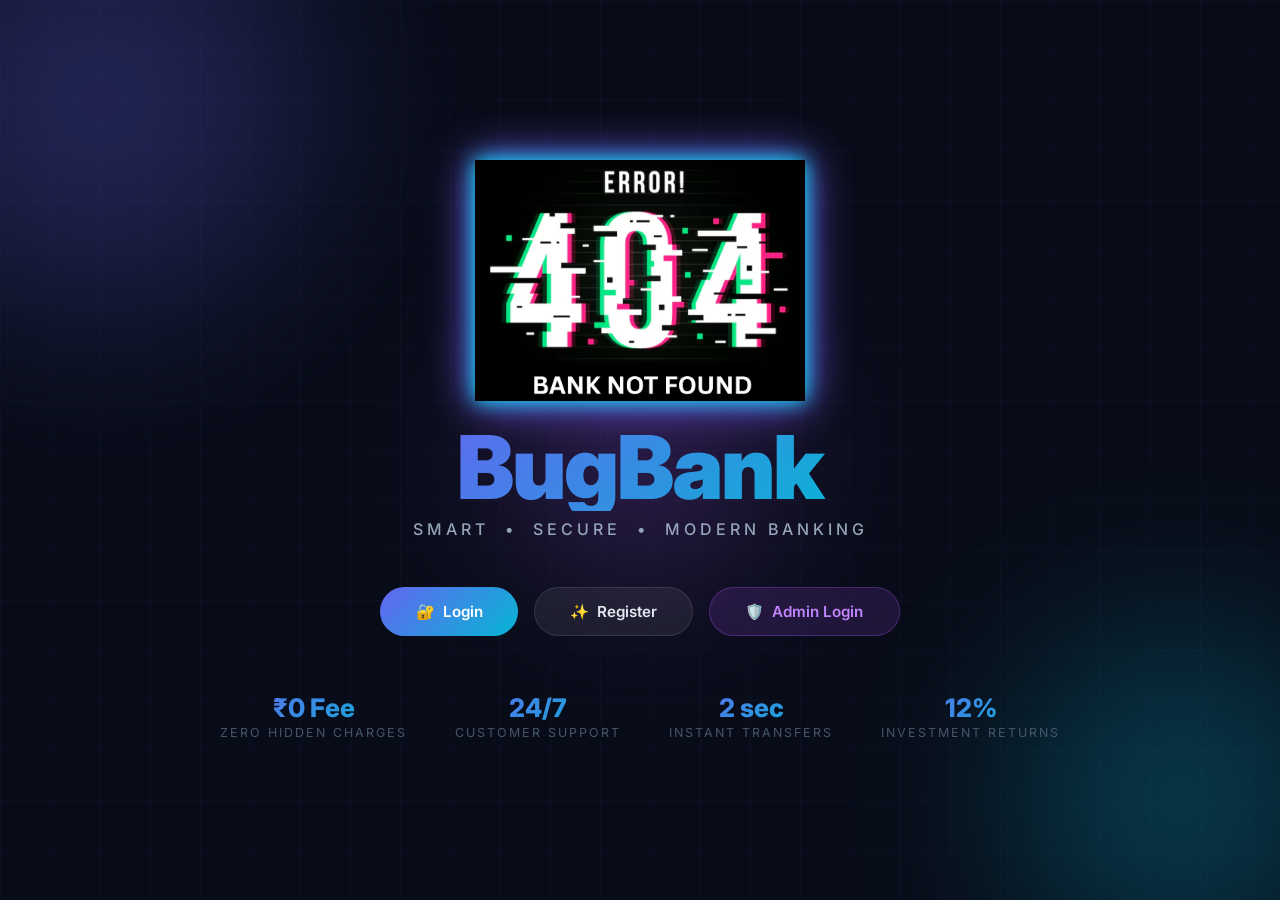
<file: src/main/resources/static/index.html>
<!DOCTYPE html>
<html lang="en">
<head>
    <meta charset="UTF-8">
    <meta name="viewport" content="width=device-width, initial-scale=1.0">
    <title>BugBank — Smart Digital Banking</title>
    <meta name="description" content="BugBank — A modern, secure, and intelligent digital banking platform. Manage accounts, transfers, investments, cards and loans all in one place.">
    <link rel="stylesheet" href="style.css">
</head>
<body>



<!-- Animated Background -->
<div class="landing-bg">
    <div class="orb orb-1"></div>
    <div class="orb orb-2"></div>
    <div class="orb orb-3"></div>
</div>
<div class="landing-grid"></div>

<!-- Landing Content -->
<div class="landing-container">

    <div class="brand-wrap">
        <img src="assets/logo.png" alt="BugBank Logo" class="brand-logo">

        <h1 class="brand-title">BugBank</h1>

        <p class="brand-sub">
            Smart &nbsp;•&nbsp; Secure &nbsp;•&nbsp; Modern Banking
        </p>
    </div>

    <div class="landing-buttons">
        <button id="btn-login" class="btn-landing btn-primary-land" onclick="openModal('login')">
            🔐 &nbsp;Login
        </button>
        <button id="btn-register" class="btn-landing btn-outline-land" onclick="openModal('register')">
            ✨ &nbsp;Register
        </button>
        <button id="btn-admin" class="btn-landing btn-admin-land" onclick="openModal('admin')">
            🛡️ &nbsp;Admin Login
        </button>
    </div>

    <div class="landing-stats">
        <div class="stat-item">
            <div class="stat-num">₹0 Fee</div>
            <div class="stat-label">Zero Hidden Charges</div>
        </div>
        <div class="stat-item">
            <div class="stat-num">24/7</div>
            <div class="stat-label">Customer Support</div>
        </div>
        <div class="stat-item">
            <div class="stat-num">2 sec</div>
            <div class="stat-label">Instant Transfers</div>
        </div>
        <div class="stat-item">
            <div class="stat-num">12%</div>
            <div class="stat-label">Investment Returns</div>
        </div>
    </div>

</div>

<!-- ═══════════════════════════════════ MODAL ═══ -->
<div id="modal" class="modal hidden">
    <div class="modal-card">

        <button class="modal-close" id="btn-close-modal" onclick="closeModal()">✕</button>

        <!-- Tab switcher (login / register only) -->
        <div id="authTabs" class="modal-tabs">
            <button id="tab-login" class="modal-tab active" onclick="switchTab('login')">Sign In</button>
            <button id="tab-register" class="modal-tab" onclick="switchTab('register')">Register</button>
        </div>

        <!-- LOGIN -->
        <div id="loginForm" class="form">
            <h2>Welcome back</h2>
            <p class="form-sub">Sign in to your BugBank account</p>

            <div class="input-group">
                <span class="input-icon">📧</span>
                <input type="email" id="email" placeholder="Email address" autocomplete="email">
            </div>
            <div class="input-group">
                <span class="input-icon">🔒</span>
                <input type="password" id="password" placeholder="Password" autocomplete="current-password">
            </div>
            <button id="btn-login-submit" class="btn-modal-submit" onclick="login()">Sign In →</button>
        </div>

        <!-- REGISTER — 4-step KYC Wizard -->
        <div id="registerForm" class="form hidden">

            <!-- Progress Bar -->
            <div class="reg-progress-wrap">
                <div class="reg-steps">
                    <div class="reg-step active" id="reg-step-dot-1">
                        <div class="reg-step-circle">1</div>
                        <div class="reg-step-label">Personal</div>
                    </div>
                    <div class="reg-step-line"></div>
                    <div class="reg-step" id="reg-step-dot-2">
                        <div class="reg-step-circle">2</div>
                        <div class="reg-step-label">Contact</div>
                    </div>
                    <div class="reg-step-line"></div>
                    <div class="reg-step" id="reg-step-dot-3">
                        <div class="reg-step-circle">3</div>
                        <div class="reg-step-label">Identity</div>
                    </div>
                    <div class="reg-step-line"></div>
                    <div class="reg-step" id="reg-step-dot-4">
                        <div class="reg-step-circle">4</div>
                        <div class="reg-step-label">Nominee</div>
                    </div>
                </div>
            </div>

            <!-- ─── STEP 1: Personal Info ─── -->
            <div class="reg-panel" id="reg-panel-1">
                <h2>Personal Information</h2>
                <p class="form-sub">Tell us about yourself</p>

                <div class="reg-row">
                    <div class="input-group">
                        <span class="input-icon">👤</span>
                        <input type="text" id="reg-firstName" placeholder="First Name *" autocomplete="given-name">
                    </div>
                    <div class="input-group">
                        <span class="input-icon">👤</span>
                        <input type="text" id="reg-lastName" placeholder="Last Name *" autocomplete="family-name">
                    </div>
                </div>

                <div class="input-group">
                    <span class="input-icon">🎂</span>
                    <input type="date" id="reg-dob" placeholder="Date of Birth *" max="">
                </div>

                <div class="input-group">
                    <span class="input-icon">⚧</span>
                    <select id="reg-gender">
                        <option value="">Select Gender *</option>
                        <option value="MALE">Male</option>
                        <option value="FEMALE">Female</option>
                        <option value="OTHER">Other / Prefer not to say</option>
                    </select>
                </div>

                <div class="input-group">
                    <span class="input-icon">🌏</span>
                    <select id="reg-nationality">
                        <option value="Indian">Indian</option>
                        <option value="NRI">NRI (Non-Resident Indian)</option>
                        <option value="Foreign National">Foreign National</option>
                    </select>
                </div>

                <div class="reg-nav">
                    <span></span>
                    <button class="btn-modal-submit" id="reg-next-1" onclick="regNext(1)">Next →</button>
                </div>
            </div>

            <!-- ─── STEP 2: Contact & Address ─── -->
            <div class="reg-panel hidden" id="reg-panel-2">
                <h2>Contact &amp; Address</h2>
                <p class="form-sub">How can we reach you?</p>

                <div class="input-group">
                    <span class="input-icon">📧</span>
                    <input type="email" id="regEmail" placeholder="Email Address *" autocomplete="email">
                </div>

                <div class="reg-row">
                    <div class="input-group">
                        <span class="input-icon">📱</span>
                        <input type="tel" id="reg-phone" placeholder="Mobile Number * (10 digits)" maxlength="10">
                    </div>
                    <div class="input-group">
                        <span class="input-icon">📞</span>
                        <input type="tel" id="reg-altPhone" placeholder="Alternate Phone (optional)" maxlength="10">
                    </div>
                </div>

                <div class="input-group">
                    <span class="input-icon">🏠</span>
                    <input type="text" id="reg-addr1" placeholder="Address Line 1 * (House No., Street)" autocomplete="address-line1">
                </div>
                <div class="input-group">
                    <span class="input-icon">🏘</span>
                    <input type="text" id="reg-addr2" placeholder="Address Line 2 (Area, Landmark)" autocomplete="address-line2">
                </div>

                <div class="reg-row">
                    <div class="input-group">
                        <span class="input-icon">🏙</span>
                        <input type="text" id="reg-city" placeholder="City *">
                    </div>
                    <div class="input-group">
                        <span class="input-icon">🗺</span>
                        <select id="reg-state">
                            <option value="">State *</option>
                            <option>Andhra Pradesh</option><option>Arunachal Pradesh</option>
                            <option>Assam</option><option>Bihar</option><option>Chhattisgarh</option>
                            <option>Goa</option><option>Gujarat</option><option>Haryana</option>
                            <option>Himachal Pradesh</option><option>Jharkhand</option>
                            <option>Karnataka</option><option>Kerala</option>
                            <option>Madhya Pradesh</option><option>Maharashtra</option>
                            <option>Manipur</option><option>Meghalaya</option><option>Mizoram</option>
                            <option>Nagaland</option><option>Odisha</option><option>Punjab</option>
                            <option>Rajasthan</option><option>Sikkim</option>
                            <option>Tamil Nadu</option><option>Telangana</option>
                            <option>Tripura</option><option>Uttar Pradesh</option>
                            <option>Uttarakhand</option><option>West Bengal</option>
                            <option>Delhi</option><option>Jammu &amp; Kashmir</option>
                            <option>Ladakh</option><option>Puducherry</option>
                            <option>Chandigarh</option><option>Other</option>
                        </select>
                    </div>
                </div>

                <div class="reg-row">
                    <div class="input-group">
                        <span class="input-icon">📮</span>
                        <input type="text" id="reg-pincode" placeholder="Pincode * (6 digits)" maxlength="6">
                    </div>
                    <div class="input-group">
                        <span class="input-icon">🌐</span>
                        <select id="reg-country">
                            <option value="India">India</option>
                            <option value="USA">USA</option>
                            <option value="UK">UK</option>
                            <option value="UAE">UAE</option>
                            <option value="Canada">Canada</option>
                            <option value="Australia">Australia</option>
                            <option value="Other">Other</option>
                        </select>
                    </div>
                </div>

                <div class="reg-nav">
                    <button class="btn-outline-reg" onclick="regBack(2)">← Back</button>
                    <button class="btn-modal-submit" id="reg-next-2" onclick="regNext(2)">Next →</button>
                </div>
            </div>

            <!-- ─── STEP 3: Identity & Financial ─── -->
            <div class="reg-panel hidden" id="reg-panel-3">
                <h2>Identity &amp; Financial</h2>
                <p class="form-sub">KYC &amp; employment details</p>

                <div class="input-group">
                    <span class="input-icon">🪪</span>
                    <input type="text" id="reg-pan" placeholder="PAN Number * (e.g. ABCDE1234F)" maxlength="10" style="text-transform:uppercase">
                </div>
                <div class="input-group">
                    <span class="input-icon">🔢</span>
                    <input type="text" id="reg-aadhar" placeholder="Aadhar Number * (12 digits)" maxlength="12">
                </div>

                <div class="input-group">
                    <span class="input-icon">💼</span>
                    <select id="reg-occupation" onchange="toggleEmployer()">
                        <option value="">Occupation *</option>
                        <option value="SALARIED">Salaried Employee</option>
                        <option value="SELF_EMPLOYED">Self Employed / Freelancer</option>
                        <option value="BUSINESS">Business Owner</option>
                        <option value="STUDENT">Student</option>
                        <option value="RETIRED">Retired</option>
                        <option value="HOMEMAKER">Homemaker</option>
                    </select>
                </div>

                <div class="input-group" id="employerRow">
                    <span class="input-icon">🏢</span>
                    <input type="text" id="reg-employer" placeholder="Employer / Organisation Name">
                </div>

                <div class="input-group">
                    <span class="input-icon">⏱</span>
                    <select id="reg-employmentType">
                        <option value="">Employment Type *</option>
                        <option value="FULL_TIME">Full-Time</option>
                        <option value="PART_TIME">Part-Time</option>
                        <option value="CONTRACT">Contract / Consultant</option>
                        <option value="SELF">Self / None</option>
                    </select>
                </div>

                <div class="input-group">
                    <span class="input-icon">💰</span>
                    <input type="number" id="reg-income" placeholder="Annual Income (₹) *" min="0">
                </div>

                <div class="input-group">
                    <span class="input-icon">🏦</span>
                    <select id="reg-acctType">
                        <option value="SAVINGS">Preferred Account: Savings</option>
                        <option value="CURRENT">Preferred Account: Current</option>
                        <option value="BUSINESS">Preferred Account: Business</option>
                    </select>
                </div>

                <div class="reg-nav">
                    <button class="btn-outline-reg" onclick="regBack(3)">← Back</button>
                    <button class="btn-modal-submit" id="reg-next-3" onclick="regNext(3)">Next →</button>
                </div>
            </div>

            <!-- ─── STEP 4: Nominee, Security & Submit ─── -->
            <div class="reg-panel hidden" id="reg-panel-4">
                <h2>Nominee &amp; Security</h2>
                <p class="form-sub">Almost there! Set up your account security</p>

                <div class="reg-row">
                    <div class="input-group">
                        <span class="input-icon">👨‍👩‍👧</span>
                        <input type="text" id="reg-nomineeName" placeholder="Nominee Full Name *">
                    </div>
                    <div class="input-group">
                        <span class="input-icon">🤝</span>
                        <select id="reg-nomineeRelation">
                            <option value="">Relationship *</option>
                            <option value="SPOUSE">Spouse</option>
                            <option value="PARENT">Parent</option>
                            <option value="CHILD">Child</option>
                            <option value="SIBLING">Sibling</option>
                            <option value="FRIEND">Friend</option>
                            <option value="OTHER">Other</option>
                        </select>
                    </div>
                </div>

                <div class="reg-row">
                    <div class="input-group">
                        <span class="input-icon">🎂</span>
                        <input type="date" id="reg-nomineeDob" placeholder="Nominee Date of Birth *">
                    </div>
                    <div class="input-group">
                        <span class="input-icon">📱</span>
                        <input type="tel" id="reg-nomineePhone" placeholder="Nominee Phone (optional)" maxlength="10">
                    </div>
                </div>

                <div class="input-group">
                    <span class="input-icon">❓</span>
                    <select id="reg-secQ">
                        <option value="">Security Question *</option>
                        <option value="What is the name of your first pet?">What is the name of your first pet?</option>
                        <option value="What is your mother's maiden name?">What is your mother's maiden name?</option>
                        <option value="What city were you born in?">What city were you born in?</option>
                        <option value="What was the name of your first school?">What was the name of your first school?</option>
                        <option value="What is your favourite movie?">What is your favourite movie?</option>
                        <option value="What is your childhood nickname?">What is your childhood nickname?</option>
                    </select>
                </div>
                <div class="input-group">
                    <span class="input-icon">💬</span>
                    <input type="text" id="reg-secA" placeholder="Security Answer *">
                </div>

                <div class="input-group">
                    <span class="input-icon">🔒</span>
                    <input type="password" id="regPassword" placeholder="Create Password * (min 8 chars)" autocomplete="new-password" oninput="updatePwdStrength()">
                </div>
                <div id="pwd-strength-bar" style="height:4px;border-radius:4px;margin:-12px 0 12px 0;background:#e2e8f0;transition:all 0.3s;">
                    <div id="pwd-strength-fill" style="height:100%;border-radius:4px;width:0%;transition:all 0.3s;"></div>
                </div>
                <div id="pwd-strength-label" style="font-size:0.72rem;color:var(--text-muted);margin:-8px 0 8px 0;text-align:right;"></div>

                <div class="input-group">
                    <span class="input-icon">🔐</span>
                    <input type="password" id="reg-confirmPassword" placeholder="Confirm Password *" autocomplete="new-password">
                </div>

                <div class="reg-checkbox-row">
                    <input type="checkbox" id="reg-terms">
                    <label for="reg-terms">I agree to the <a href="#" onclick="return false;" style="color:var(--accent);">Terms &amp; Conditions</a> and <a href="#" onclick="return false;" style="color:var(--accent);">Privacy Policy</a> *</label>
                </div>
                <div class="reg-checkbox-row">
                    <input type="checkbox" id="reg-marketing">
                    <label for="reg-marketing">I consent to receive promotional offers, updates, and financial tips from BugBank</label>
                </div>

                <div class="reg-nav">
                    <button class="btn-outline-reg" onclick="regBack(4)">← Back</button>
                    <button class="btn-modal-submit" id="btn-register-submit" onclick="register()">🏦 Open Account →</button>
                </div>
            </div>

            <!-- hidden legacy full-name field for compat -->
            <input type="hidden" id="name" value="">

            <p id="message"></p>
        </div>

        <!-- ADMIN -->
        <div id="adminForm" class="form hidden">
            <h2>Admin Console</h2>
            <p class="form-sub">Restricted access — authorised personnel only</p>

            <div class="input-group">
                <span class="input-icon">🛡️</span>
                <input type="text" id="adminUser" placeholder="Admin username">
            </div>
            <div class="input-group">
                <span class="input-icon">🔑</span>
                <input type="password" id="adminPass" placeholder="Admin password">
            </div>
            <button id="btn-admin-submit" class="btn-modal-submit" onclick="adminLogin()">Enter Console →</button>
        </div>

        <p id="message"></p>

    </div>
</div>

<!-- Toast Container -->
<div id="toast-container"></div>

<script src="script.js"></script>
</body>
</html>
</file>
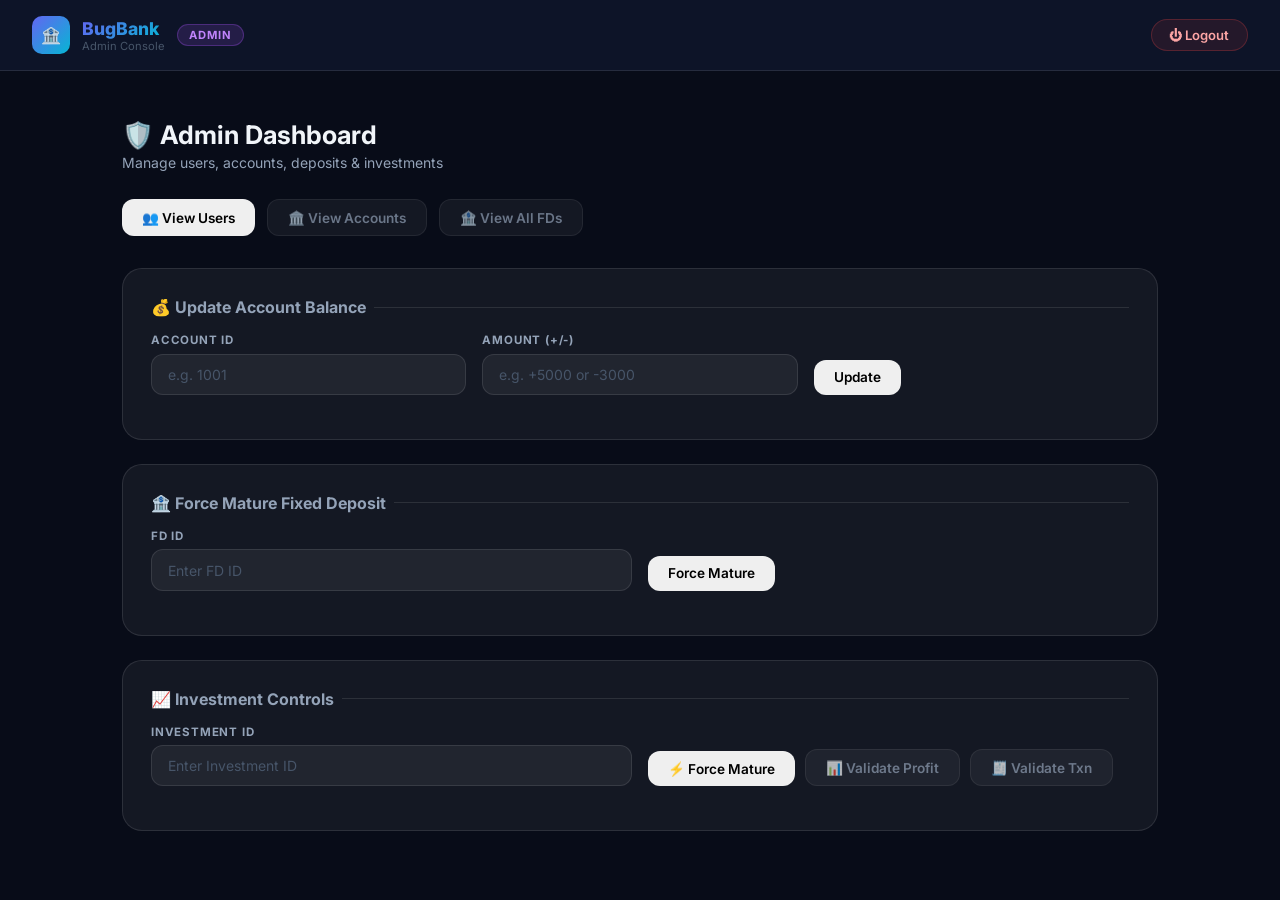
<file: src/main/resources/static/admin.html>
<!DOCTYPE html>
<html lang="en">
<head>
    <meta charset="UTF-8">
    <meta name="viewport" content="width=device-width, initial-scale=1.0">
    <title>BugBank Admin Console</title>
    <meta name="description" content="BugBank Admin Console — manage users, accounts, and perform balance adjustments.">
    <link rel="stylesheet" href="style.css">
</head>
<body>

<div class="admin-wrap">

    <!-- ══════════════ ADMIN HEADER ══════════════ -->
    <header class="admin-header">
        <div class="admin-brand">
            <div class="logo-box">🏦</div>
            <div>
                <div style="font-size:1.1rem;font-weight:800;background:var(--grad-primary);-webkit-background-clip:text;-webkit-text-fill-color:transparent;background-clip:text;">
                    BugBank
                </div>
                <div style="font-size:0.7rem;color:var(--text-muted);">Admin Console</div>
            </div>
            <span class="admin-badge">ADMIN</span>
        </div>
        <button class="btn-logout" onclick="logout()">⏻ Logout</button>
    </header>

    <!-- ══════════════ CONTENT ══════════════ -->
    <div class="admin-content">

        <div class="section-header" style="margin-top:1rem;">
            <h2>🛡️ Admin Dashboard</h2>
            <p>Manage users, accounts, deposits & investments</p>
        </div>

        <!-- ══════════════ ACTION BUTTONS ══════════════ -->
        <div class="admin-actions">
            <button class="btn btn-primary" onclick="loadUsers()">👥 View Users</button>
            <button class="btn btn-ghost" onclick="loadAllAccountsAdmin()">🏛️ View Accounts</button>
            <button class="btn btn-ghost" onclick="loadAllFDs()">🏦 View All FDs</button>
        </div>

        <!-- ══════════════ UPDATE BALANCE ══════════════ -->
        <div class="admin-panel">
            <div class="sub-h3">💰 Update Account Balance</div>

            <div class="form-grid">
                <div class="form-field">
                    <label>Account ID</label>
                    <input type="number" id="adminAccountId" placeholder="e.g. 1001">
                </div>

                <div class="form-field">
                    <label>Amount (+/-)</label>
                    <input type="number" id="adminAmount" placeholder="e.g. +5000 or -3000">
                </div>

                <div style="display:flex;align-items:flex-end;">
                    <button class="btn btn-primary" onclick="updateBalance()">Update</button>
                </div>
            </div>
        </div>

        <!-- ══════════════ FORCE MATURE FD ══════════════ -->
        <div class="admin-panel">
            <div class="sub-h3">🏦 Force Mature Fixed Deposit</div>

            <div class="form-grid">
                <div class="form-field">
                    <label>FD ID</label>
                    <input type="number" id="adminFdId" placeholder="Enter FD ID">
                </div>

                <div style="display:flex;align-items:flex-end;">
                    <button class="btn btn-primary" onclick="forceMatureFD()">Force Mature</button>
                </div>
            </div>
        </div>

        <!-- ══════════════ NEW: INVESTMENT ADMIN PANEL ══════════════ -->
        <div class="admin-panel">
            <div class="sub-h3">📈 Investment Controls</div>

            <div class="form-grid">
                <div class="form-field">
                    <label>Investment ID</label>
                    <input type="number" id="adminInvestmentId" placeholder="Enter Investment ID">
                </div>

                <div style="display:flex;align-items:flex-end;gap:10px;">
                    <button class="btn btn-primary" onclick="adminForceMature()">
                        ⚡ Force Mature
                    </button>

                    <button class="btn btn-ghost" onclick="adminValidateProfit()">
                        📊 Validate Profit
                    </button>

                    <button class="btn btn-ghost" onclick="adminValidateTxn()">
                        🧾 Validate Txn
                    </button>
                </div>
            </div>
        </div>

        <!-- ══════════════ RESULTS ══════════════ -->
        <div id="adminResult"></div>

    </div>
</div>

<!-- Toast Container -->
<div id="toast-container"></div>

<script src="script.js"></script>

</body>
</html>
</file>
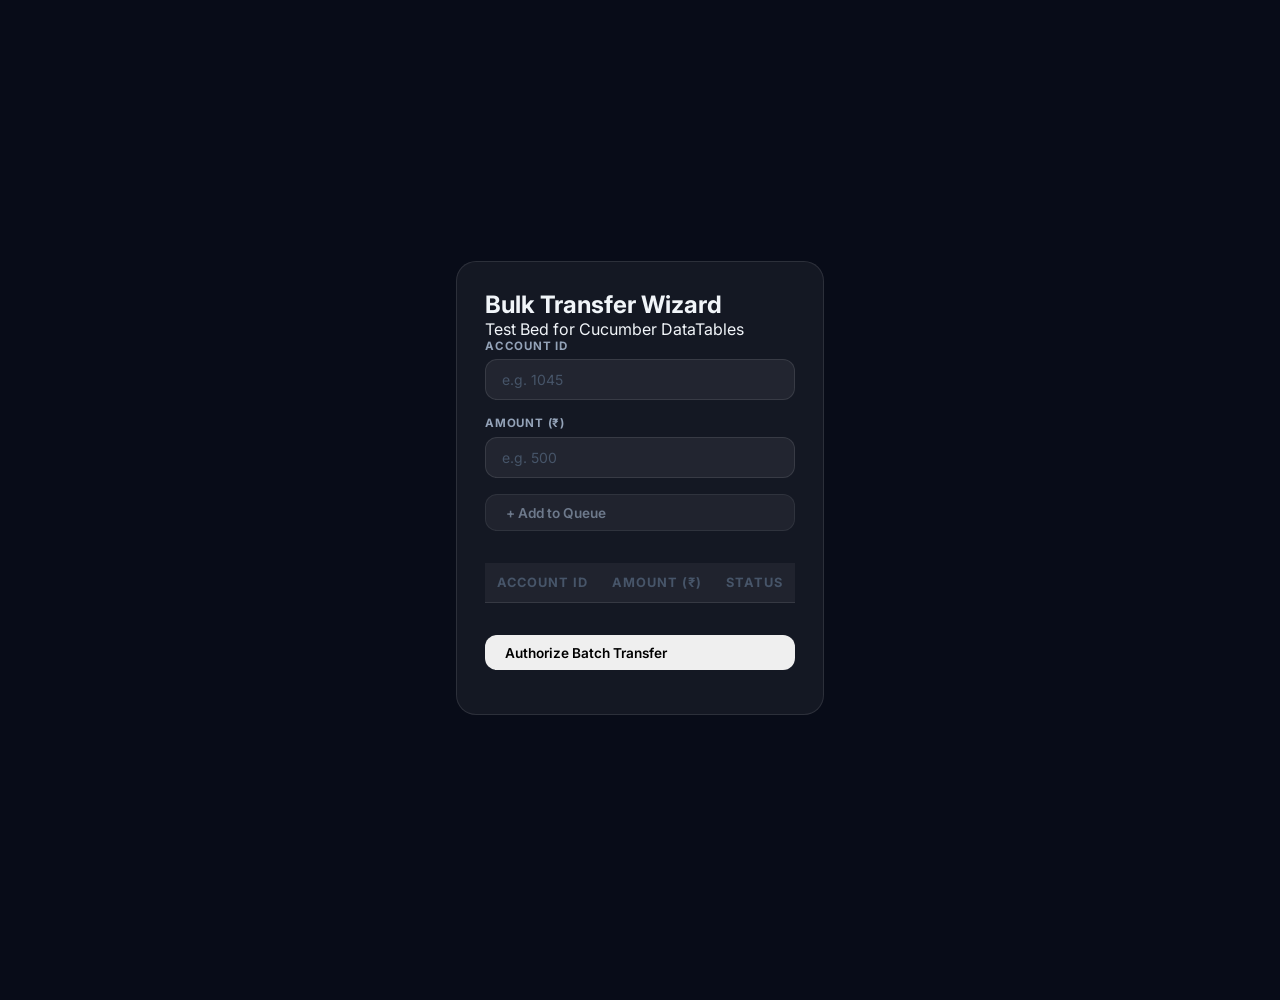
<file: src/main/resources/static/bdd-bulk-transfer.html>
<!DOCTYPE html>
<html lang="en">
<head>
    <meta charset="UTF-8">
    <meta name="viewport" content="width=device-width, initial-scale=1.0">
    <title>BugBank - Cucumber Bulk Transfer</title>
    <link rel="stylesheet" href="style.css">
    <style>
        table { width: 100%; border-collapse: collapse; margin-bottom: 2rem; color: #fff;}
        th, td { padding: 0.75rem; border-bottom: 1px solid var(--border); text-align: left;}
        th { color: var(--text-muted); text-transform: uppercase; font-size: 0.8rem;}
    </style>
</head>
<body>
    <div class="landing-bg"></div>
    <div class="landing-container" style="max-width: 800px; margin: 50px auto;">
        <div class="form-card">
            <h2>Bulk Transfer Wizard</h2>
            <p class="form-sub">Test Bed for Cucumber DataTables</p>
            
            <div class="form-grid" style="margin-bottom: 2rem;">
                <div class="form-field"><label>Account ID</label><input type="number" id="payee-account" placeholder="e.g. 1045"></div>
                <div class="form-field"><label>Amount (₹)</label><input type="number" id="payee-amount" placeholder="e.g. 500"></div>
                <button id="btn-add-payee" class="btn btn-ghost" onclick="addPayee()" style="align-self: flex-end;">+ Add to Queue</button>
            </div>
            
            <table id="transfer-table">
                <thead><tr><th>Account ID</th><th>Amount (₹)</th><th>Status</th></tr></thead>
                <tbody id="transfer-body"></tbody>
            </table>
            
            <button id="btn-authorize" class="btn btn-primary" onclick="authorizeBatch()" style="width: 100%;">Authorize Batch Transfer</button>
            <div id="batch-result" style="margin-top: 1rem; font-weight: bold; text-align: center;"></div>
        </div>
    </div>
    
    <script>
        let transfers = [];
        function addPayee() {
            const acc = document.getElementById("payee-account").value;
            const amt = document.getElementById("payee-amount").value;
            if(!acc || !amt) return;
            
            transfers.push({account: acc, amount: amt, status: "Pending"});
            renderTable();
            document.getElementById("payee-account").value = '';
            document.getElementById("payee-amount").value = '';
        }
        
        function renderTable() {
            const tbody = document.getElementById("transfer-body");
            tbody.innerHTML = '';
            transfers.forEach((t, index) => {
                const tr = document.createElement('tr');
                tr.innerHTML = `<td>${t.account}</td><td>₹${t.amount}</td><td id="status-${index}">${t.status}</td>`;
                tbody.appendChild(tr);
            });
        }
        
        function authorizeBatch() {
            const btn = document.getElementById("btn-authorize");
            const resultBox = document.getElementById("batch-result");
            if(transfers.length === 0) {
                resultBox.innerText = "Queue is empty.";
                resultBox.style.color = "var(--danger)";
                return;
            }
            btn.innerText = "Processing...";
            btn.disabled = true;
            
            setTimeout(() => {
                transfers.forEach((t, i) => {
                    t.status = "Complete ✅";
                    document.getElementById(`status-${i}`).innerText = t.status;
                });
                resultBox.innerText = "All transfers processed successfully.";
                resultBox.style.color = "var(--success)";
                btn.innerText = "Authorize Batch Transfer";
                btn.disabled = false;
            }, 1000);
        }
    </script>
</body>
</html>
</file>
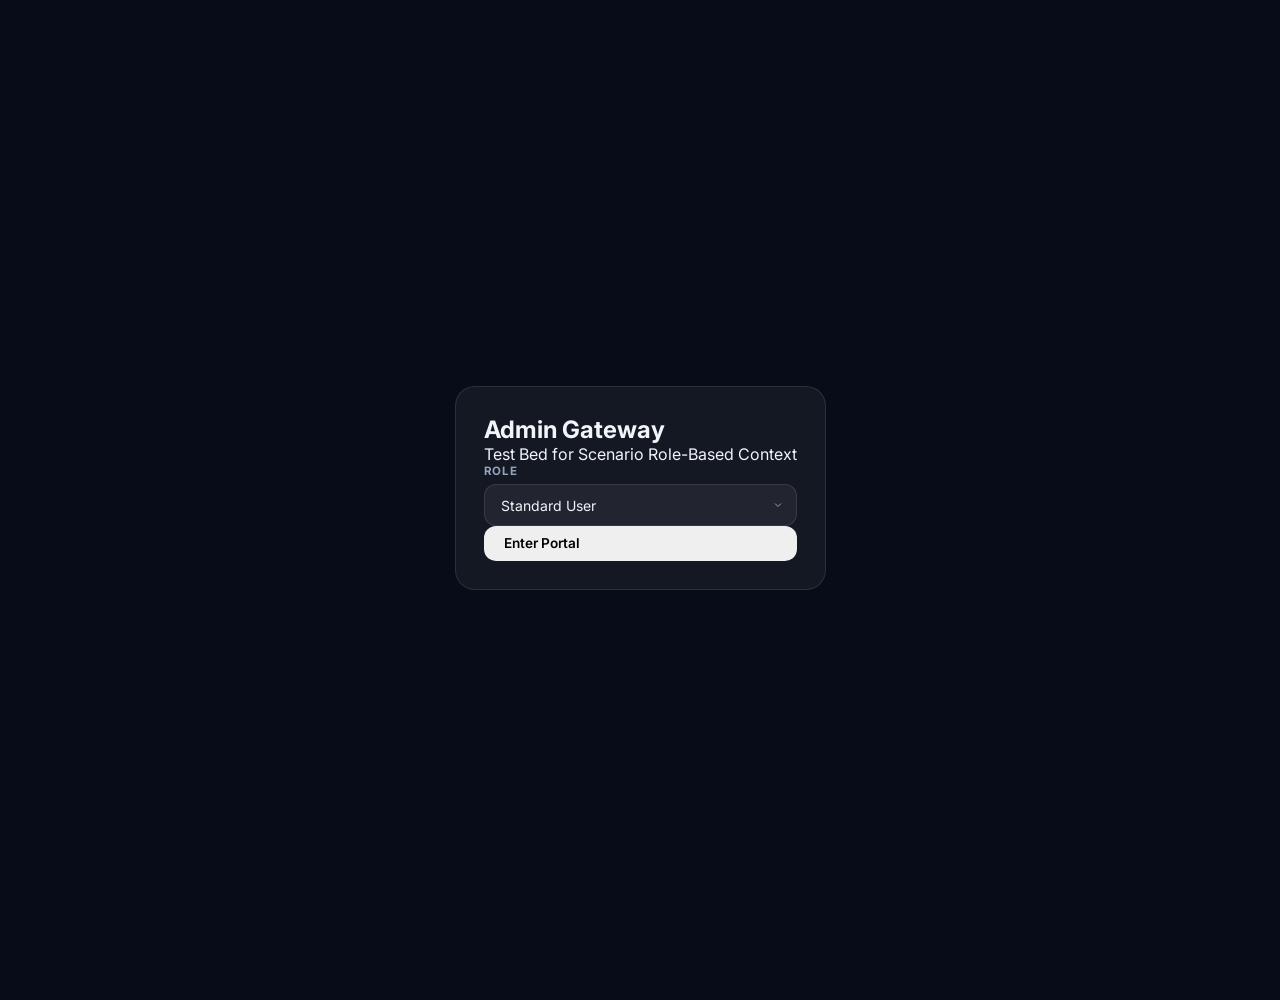
<file: src/main/resources/static/bdd-loan-admin.html>
<!DOCTYPE html>
<html lang="en">
<head>
    <meta charset="UTF-8">
    <meta name="viewport" content="width=device-width, initial-scale=1.0">
    <title>BugBank - Cucumber Role-based Flow</title>
    <link rel="stylesheet" href="style.css">
    <style>
        .hidden { display: none !important; }
        .loan-item { padding: 1rem; border: 1px solid var(--border); border-radius: 8px; margin-bottom: 1rem; display: flex; justify-content: space-between; align-items: center; background: rgba(0,0,0,0.2);}
    </style>
</head>
<body>
    <div class="landing-bg"></div>
    <div class="landing-container" style="max-width: 800px; margin: 50px auto;">
        
        <!-- Auth Wall -->
        <div id="auth-wall" class="form-card">
            <h2>Admin Gateway</h2>
            <p class="form-sub">Test Bed for Scenario Role-Based Context</p>
            <div class="form-field"><label>Role</label>
                <select id="user-role">
                    <option value="USER">Standard User</option>
                    <option value="ADMIN">Admin Agent</option>
                </select>
            </div>
            <button id="btn-enter" class="btn btn-primary" onclick="enterDashboard()" style="width: 100%;">Enter Portal</button>
            <div id="auth-error" style="color:var(--danger); margin-top:1rem; display:none; text-align:center;">Access Denied. Admin privileges required.</div>
        </div>
        
        <!-- Dashboard -->
        <div id="admin-dashboard" class="form-card hidden">
            <h2>Loan Approval Queue</h2>
            
            <div class="loan-item" id="loan-101">
                <div>
                    <div><strong>Customer ID:</strong> 4492</div>
                    <div style="color:var(--text-muted);">Amount: ₹500,000</div>
                </div>
                <div style="display:flex; gap: 0.5rem;">
                    <button class="btn btn-success btn-approve-loan" onclick="processLoan('101', 'Approved')">Approve</button>
                    <button class="btn btn-danger btn-reject-loan" onclick="processLoan('101', 'Rejected')">Reject</button>
                </div>
            </div>
            
            <div class="loan-item" id="loan-102">
                <div>
                    <div><strong>Customer ID:</strong> 8831</div>
                    <div style="color:var(--text-muted);">Amount: ₹25,000</div>
                </div>
                <div style="display:flex; gap: 0.5rem;">
                    <button class="btn btn-success btn-approve-loan" onclick="processLoan('102', 'Approved')">Approve</button>
                    <button class="btn btn-danger btn-reject-loan" onclick="processLoan('102', 'Rejected')">Reject</button>
                </div>
            </div>
            
            <div id="action-message" style="margin-top:1rem; font-weight:bold; text-align:center;"></div>
        </div>
        
    </div>
    
    <script>
        function enterDashboard() {
            const role = document.getElementById("user-role").value;
            if(role !== "ADMIN") {
                document.getElementById("auth-error").style.display = "block";
            } else {
                document.getElementById("auth-error").style.display = "none";
                document.getElementById("auth-wall").classList.add("hidden");
                document.getElementById("admin-dashboard").classList.remove("hidden");
            }
        }
        
        function processLoan(id, status) {
            document.getElementById(`loan-${id}`).innerHTML = `
                <div style="font-weight:bold; color: ${status === 'Approved' ? 'var(--success)' : 'var(--danger)'}">Loan ID ${id} - ${status}</div>
            `;
            document.getElementById("action-message").innerText = `Successfully recorded decision for Loan ${id}`;
            document.getElementById("action-message").style.color = "var(--success)";
        }
    </script>
</body>
</html>
</file>
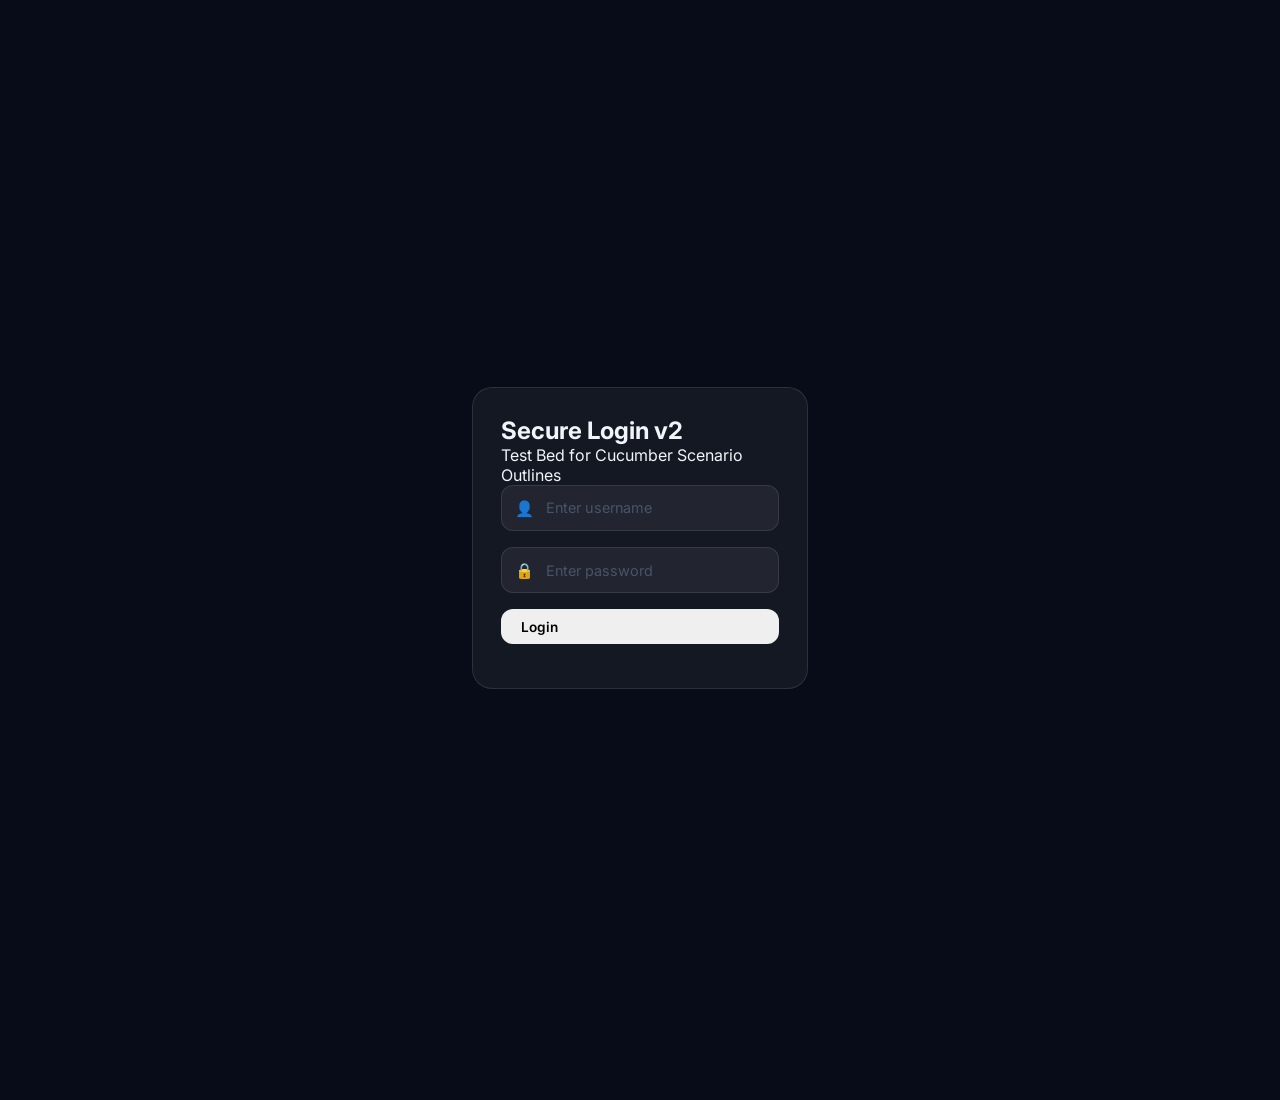
<file: src/main/resources/static/bdd-login.html>
<!DOCTYPE html>
<html lang="en">
<head>
    <meta charset="UTF-8">
    <meta name="viewport" content="width=device-width, initial-scale=1.0">
    <title>BugBank - Cucumber Login Testing</title>
    <link rel="stylesheet" href="style.css">
</head>
<body>
    <div class="landing-bg"></div>
    <div class="landing-container" style="max-width: 400px; margin: 100px auto;">
        <div class="form-card">
            <h2>Secure Login v2</h2>
            <p class="form-sub">Test Bed for Cucumber Scenario Outlines</p>
            <div class="input-group">
                <span class="input-icon">👤</span>
                <input type="text" id="username" placeholder="Enter username">
            </div>
            <div class="input-group">
                <span class="input-icon">🔒</span>
                <input type="password" id="password" placeholder="Enter password">
            </div>
            <button id="btn-login" class="btn btn-primary" onclick="attemptLogin()" style="width: 100%;">Login</button>
            <div id="login-message" style="margin-top: 1rem; font-weight: bold; text-align: center;"></div>
        </div>
    </div>
    
    <script>
        function attemptLogin() {
            const user = document.getElementById("username").value.trim();
            const pass = document.getElementById("password").value.trim();
            const msgBox = document.getElementById("login-message");
            
            if(!user || !pass) {
                msgBox.innerText = "Username/Password required";
                msgBox.style.color = "var(--danger)";
                return;
            }
            if(user === "lockedUser") {
                msgBox.innerText = "Account Locked";
                msgBox.style.color = "var(--warning)";
                return;
            }
            if(user === "validUser" && pass === "validPass123$") {
                msgBox.innerText = "Success";
                msgBox.style.color = "var(--success)";
                setTimeout(() => {
                    window.location.href = "dashboard.html";
                }, 1000);
            } else {
                msgBox.innerText = "Invalid credentials";
                msgBox.style.color = "var(--danger)";
            }
        }
    </script>
</body>
</html>
</file>
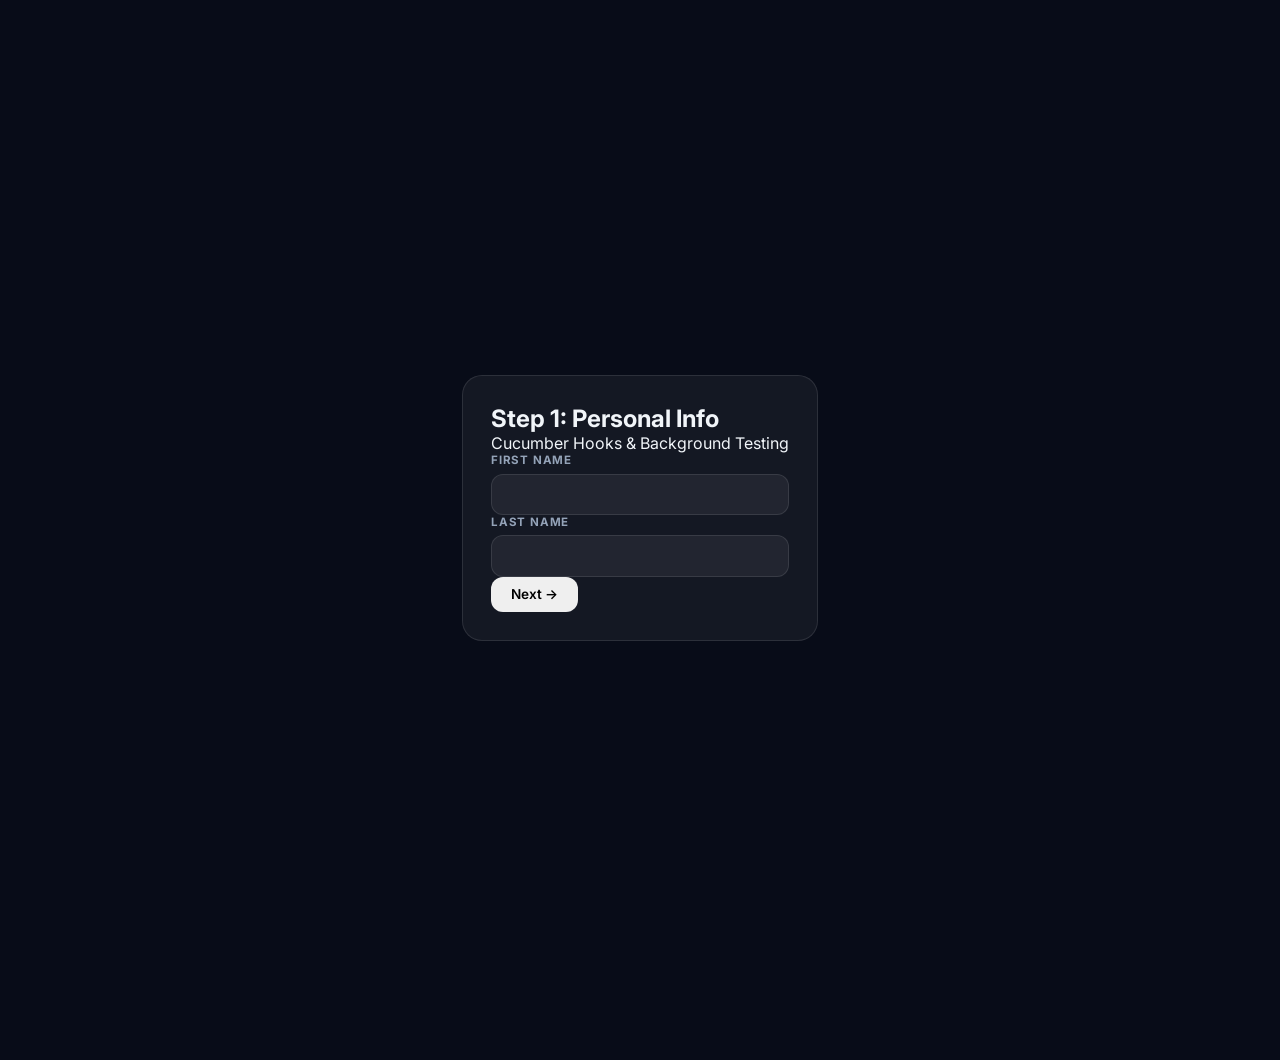
<file: src/main/resources/static/bdd-wizard.html>
<!DOCTYPE html>
<html lang="en">
<head>
    <meta charset="UTF-8">
    <meta name="viewport" content="width=device-width, initial-scale=1.0">
    <title>BugBank - Cucumber Account Wizard</title>
    <link rel="stylesheet" href="style.css">
    <style>
        .hidden { display: none !important; }
    </style>
</head>
<body>
    <div class="landing-bg"></div>
    <div class="landing-container" style="max-width: 600px; margin: 80px auto;">
        
        <div class="form-card" id="step-1">
            <h2>Step 1: Personal Info</h2>
            <p class="form-sub">Cucumber Hooks & Background Testing</p>
            <div class="form-field"><label>First Name</label><input type="text" id="firstName"></div>
            <div class="form-field"><label>Last Name</label><input type="text" id="lastName"></div>
            <button id="btn-next-1" class="btn btn-primary" onclick="nextStep(2)">Next →</button>
        </div>
        
        <div class="form-card hidden" id="step-2">
            <h2>Step 2: Address Info</h2>
            <div class="form-field"><label>Street</label><input type="text" id="street"></div>
            <div class="form-field"><label>City</label><input type="text" id="city"></div>
            <div class="form-field"><label>Zip Code</label><input type="text" id="zip"></div>
            <div style="display:flex; justify-content:space-between;">
                <button id="btn-prev-2" class="btn btn-ghost" onclick="nextStep(1)">← Back</button>
                <button id="btn-next-2" class="btn btn-primary" onclick="nextStep(3)">Next →</button>
            </div>
        </div>
        
        <div class="form-card hidden" id="step-3">
            <h2>Step 3: Security Setup</h2>
            <div class="form-field"><label>PIN</label><input type="password" id="pin"></div>
            <div style="display:flex; justify-content:space-between;">
                <button id="btn-prev-3" class="btn btn-ghost" onclick="nextStep(2)">← Back</button>
                <button id="btn-submit-wizard" class="btn btn-success" onclick="completeWizard()">Complete Account</button>
            </div>
        </div>
        
        <div id="wizard-result" style="margin-top:20px; text-align:center; font-size:1.2rem; font-weight:bold;"></div>
    </div>
    
    <script>
        function nextStep(step) {
            document.querySelectorAll('.form-card').forEach(el => el.classList.add('hidden'));
            document.getElementById('step-' + step).classList.remove('hidden');
        }
        
        function completeWizard() {
            const resultBox = document.getElementById("wizard-result");
            const first = document.getElementById("firstName").value;
            const last = document.getElementById("lastName").value;
            
            if(!first || !last) {
                resultBox.innerText = "Error: Missing required fields in step 1";
                resultBox.style.color = "var(--danger)";
                return;
            }
            
            resultBox.innerText = `Account Created Successfully for ${first} ${last}!`;
            resultBox.style.color = "var(--success)";
        }
    </script>
</body>
</html>
</file>
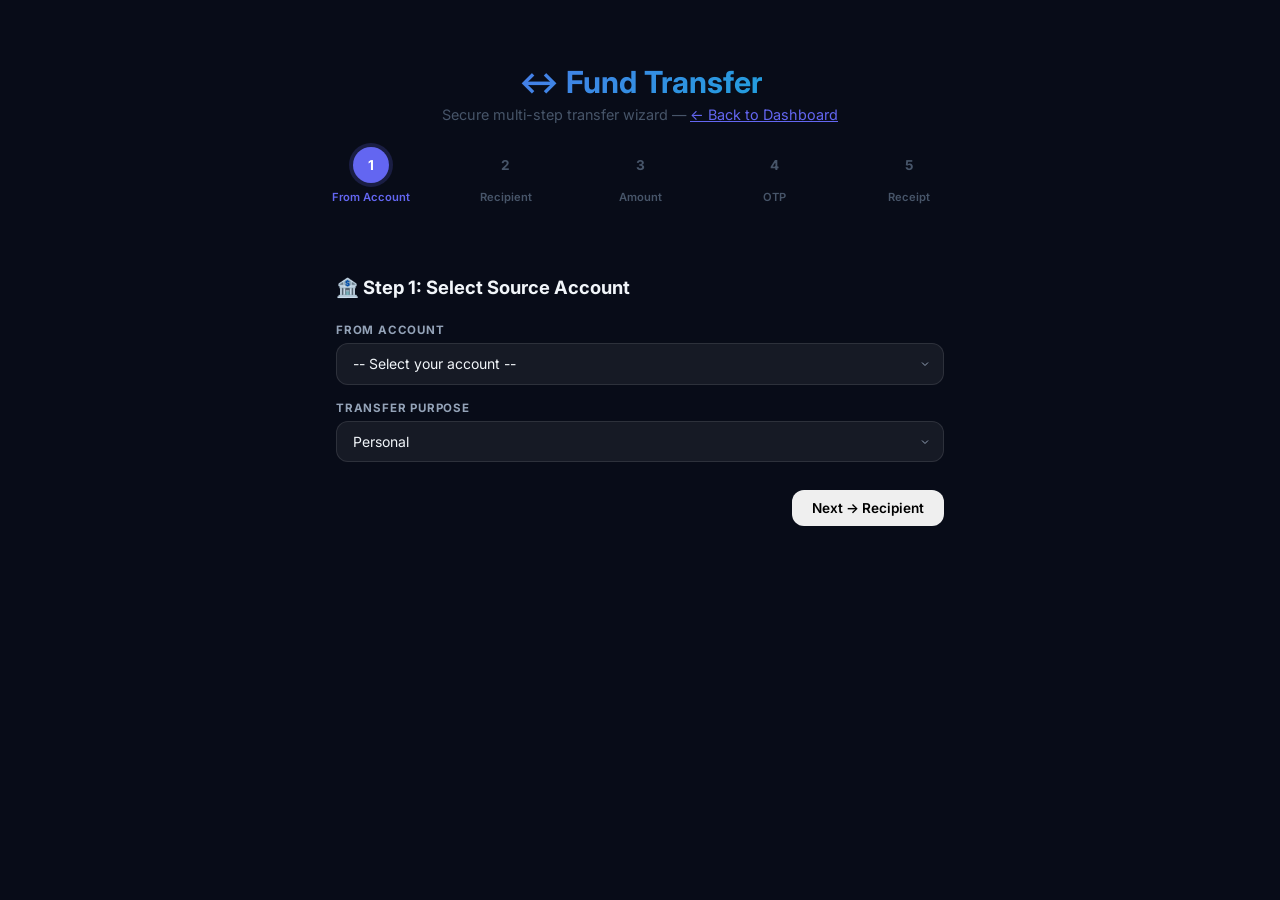
<file: src/main/resources/static/fund-transfer.html>
<!DOCTYPE html>
<html lang="en">

<head>
  <meta charset="UTF-8">
  <meta name="viewport" content="width=device-width, initial-scale=1.0">
  <title>BugBank — Fund Transfer Wizard</title>
  <meta name="description"
    content="BugBank multi-step fund transfer wizard — covering multi-step forms, explicit wait, OTP verification, and new-tab receipt.">
  <link rel="stylesheet" href="style.css">
  <style>
    .ft-wrap {
      max-width: 720px;
      margin: 0 auto;
      padding: 2rem 1.5rem;
    }

    .ft-header {
      text-align: center;
      padding: 2rem 0 1.5rem;
    }

    .ft-header h1 {
      font-size: 1.9rem;
      background: var(--grad-primary);
      -webkit-background-clip: text;
      -webkit-text-fill-color: transparent;
      background-clip: text;
      margin: 0 0 .4rem;
    }

    .ft-header p {
      color: var(--text-muted);
      font-size: .9rem;
      margin: 0;
    }

    /* Stepper */
    .stepper {
      display: flex;
      align-items: center;
      margin-bottom: 2.5rem;
      position: relative;
    }

    .step-item {
      display: flex;
      flex-direction: column;
      align-items: center;
      flex: 1;
      position: relative;
    }

    .step-item:not(:last-child)::after {
      content: '';
      position: absolute;
      top: 18px;
      left: 60%;
      width: 80%;
      height: 2px;
      background: var(--border);
      z-index: 0;
    }

    .step-item.completed:not(:last-child)::after {
      background: var(--accent-indigo);
    }

    .step-bubble {
      width: 36px;
      height: 36px;
      border-radius: 50%;
      background: var(--surface-2);
      border: 2px solid var(--border);
      display: flex;
      align-items: center;
      justify-content: center;
      font-size: .85rem;
      font-weight: 700;
      color: var(--text-muted);
      z-index: 1;
      position: relative;
      transition: .3s;
    }

    .step-item.active .step-bubble {
      background: var(--accent-indigo);
      border-color: var(--accent-indigo);
      color: #fff;
      box-shadow: 0 0 0 4px rgba(99, 102, 241, .2);
    }

    .step-item.completed .step-bubble {
      background: #4ade80;
      border-color: #4ade80;
      color: #fff;
    }

    .step-label {
      font-size: .7rem;
      color: var(--text-muted);
      margin-top: .4rem;
      text-align: center;
      font-weight: 600;
    }

    .step-item.active .step-label {
      color: var(--accent-indigo);
    }

    .step-item.completed .step-label {
      color: #4ade80;
    }

    /* Cards */
    .ft-card {
      background: var(--surface-1);
      border: 1px solid var(--border);
      border-radius: 16px;
      padding: 2rem;
      margin-bottom: 1rem;
    }

    .ft-card h2 {
      font-size: 1.15rem;
      margin: 0 0 1.5rem;
      color: var(--text-primary);
    }

    .ft-actions {
      display: flex;
      gap: .75rem;
      margin-top: 1.75rem;
      justify-content: space-between;
    }

    .verify-row {
      display: flex;
      gap: .75rem;
      align-items: flex-end;
    }

    .verify-row .form-field {
      flex: 1;
      margin: 0;
    }

    .recipient-chip {
      background: var(--surface-2);
      border: 1px solid var(--border);
      border-radius: 12px;
      padding: .9rem 1.2rem;
      display: flex;
      align-items: center;
      gap: .75rem;
      margin-top: .75rem;
    }

    .recipient-avatar {
      width: 38px;
      height: 38px;
      border-radius: 50%;
      background: var(--accent-indigo);
      display: flex;
      align-items: center;
      justify-content: center;
      color: #fff;
      font-weight: 800;
      font-size: 1rem;
    }

    .summary-row {
      display: flex;
      justify-content: space-between;
      padding: .6rem 0;
      border-bottom: 1px solid var(--border);
      font-size: .9rem;
    }

    .summary-row:last-child {
      border-bottom: none;
      font-weight: 700;
      font-size: 1rem;
    }

    .otp-inputs {
      display: flex;
      gap: .6rem;
      justify-content: center;
      margin: 1.25rem 0;
    }

    .otp-digit {
      width: 50px;
      height: 58px;
      text-align: center;
      font-size: 1.5rem;
      font-weight: 700;
      border-radius: 10px;
      border: 2px solid var(--border);
      background: var(--bg);
      color: var(--text-primary);
      transition: .2s;
    }

    .otp-digit:focus {
      border-color: var(--accent-indigo);
      outline: none;
      box-shadow: 0 0 0 3px rgba(99, 102, 241, .2);
    }

    .otp-hint {
      text-align: center;
      font-size: .8rem;
      color: var(--text-muted);
    }

    .receipt-wrap {
      text-align: center;
      padding: 1rem 0;
    }

    .receipt-icon {
      font-size: 4rem;
      margin-bottom: .75rem;
    }

    .receipt-title {
      font-size: 1.5rem;
      font-weight: 800;
      color: #4ade80;
      margin-bottom: .5rem;
    }

    .receipt-sub {
      color: var(--text-muted);
      font-size: .9rem;
      margin-bottom: 1.5rem;
    }

    .receipt-details {
      background: var(--surface-2);
      border-radius: 12px;
      padding: 1.25rem;
      text-align: left;
      margin-bottom: 1.5rem;
    }

    .amount-display {
      font-size: 2.5rem;
      font-weight: 800;
      background: var(--grad-primary);
      -webkit-background-clip: text;
      -webkit-text-fill-color: transparent;
      background-clip: text;
      margin: 1rem 0;
    }

    /* Transfer Types & Extras */
    #schedule-container {
      margin-top: .75rem;
      padding: 1rem;
      background: rgba(255, 255, 255, 0.02);
      border-radius: 8px;
      border: 1px dashed var(--glass-border);
    }

    .char-count {
      text-align: right;
      font-size: .75rem;
      color: var(--text-muted);
      margin-top: .25rem;
    }
  </style>
</head>

<body>

  <div class="ft-wrap">
    <div class="ft-header">
      <h1>↔️ Fund Transfer</h1>
      <p>Secure multi-step transfer wizard — <a href="dashboard.html" style="color:var(--accent-indigo);">← Back to
          Dashboard</a></p>
    </div>

    <!-- Stepper -->
    <div class="stepper" id="stepper">
      <div class="step-item active" id="step-item-1">
        <div class="step-bubble">1</div><span class="step-label">From Account</span>
      </div>
      <div class="step-item" id="step-item-2">
        <div class="step-bubble">2</div><span class="step-label">Recipient</span>
      </div>
      <div class="step-item" id="step-item-3">
        <div class="step-bubble">3</div><span class="step-label">Amount</span>
      </div>
      <div class="step-item" id="step-item-4">
        <div class="step-bubble">4</div><span class="step-label">OTP</span>
      </div>
      <div class="step-item" id="step-item-5">
        <div class="step-bubble">5</div><span class="step-label">Receipt</span>
      </div>
    </div>

    <!-- ─── STEP 1: From Account ─── -->
    <div id="step-panel-1" class="ft-card">
      <h2>🏦 Step 1: Select Source Account</h2>
      <div class="form-field">
        <label>From Account</label>
        <select id="ft-from-account" name="fromAccount">
          <option value="">-- Select your account --</option>
        </select>
      </div>
      <div class="form-field" style="margin-top:1rem;">
        <label>Transfer Purpose</label>
        <select id="ft-purpose" name="purpose">
          <option value="personal">Personal</option>
          <option value="business">Business</option>
          <option value="family">Family Support</option>
          <option value="loan">Loan Repayment</option>
          <option value="investment">Investment</option>
        </select>
      </div>
      <div class="ft-actions">
        <span></span>
        <button id="btn-step1-next" class="btn btn-primary" onclick="goStep(2)">Next → Recipient</button>
      </div>
    </div>

    <!-- ─── STEP 2: Recipient ─── -->
    <div id="step-panel-2" class="ft-card" style="display:none;">
      <h2>👤 Step 2: Enter Recipient Account</h2>
      <div class="verify-row">
        <div class="form-field">
          <label>Recipient Account Number</label>
          <input type="text" id="ft-recipient-account" name="recipientAccount" placeholder="e.g. 100012345678">
        </div>
        <button id="btn-verify-recipient" class="btn btn-ghost" onclick="verifyRecipient()">Verify</button>
      </div>
      <div id="verify-spinner" style="display:none;margin-top:.75rem;color:var(--text-muted);font-size:.85rem;">⏳
        Verifying recipient… (explicit wait)</div>
      <div id="recipient-chip" style="display:none;" class="recipient-chip">
        <div class="recipient-avatar" id="recipient-avatar">R</div>
        <div>
          <div id="recipient-name" style="font-weight:700;font-size:.95rem;"></div>
          <div id="recipient-bank" style="font-size:.78rem;color:var(--text-muted);"></div>
        </div>
        <span class="badge badge-success" style="margin-left:auto;">✓ Verified</span>
      </div>

      <!-- Beneficiary Extra Details -->
      <div id="beneficiary-extras"
        style="display:none;margin-top:1.5rem;background:var(--surface-2);padding:1.25rem;border-radius:12px;border:1px dashed var(--border);">
        <div class="form-field" style="margin:0;">
          <label>Beneficiary Nickname</label>
          <input type="text" id="ft-nickname" name="nickname" placeholder="e.g. Landlord, Mom, Office">
        </div>
        <label class="radio-lbl" style="margin-top:1rem;">
          <input type="checkbox" id="ft-save-payee" checked> Save this recipient to my payees
        </label>
      </div>

      <div id="recipient-error" style="display:none;color:#f87171;font-size:.85rem;margin-top:.75rem;"></div>
      <div class="ft-actions">
        <button class="btn btn-ghost" onclick="goStep(1)">← Back</button>
        <button id="btn-step2-next" class="btn btn-primary" onclick="goStep(3)" disabled>Next → Amount</button>
      </div>
    </div>

    <!-- ─── STEP 3: Amount ─── -->
    <div id="step-panel-3" class="ft-card" style="display:none;">
      <h2>💰 Step 3: Amount & Details</h2>

      <div class="form-field">
        <label>Transfer Type</label>
        <div class="type-grid">
          <div class="type-card selected" onclick="selectTransferType('IMPS')" id="type-IMPS">
            <div class="type-name">IMPS</div>
            <div class="type-desc">Instant 24x7<br>Max ₹5 Lakhs<br>Fee: ₹5 + GST</div>
          </div>
          <div class="type-card" onclick="selectTransferType('NEFT')" id="type-NEFT">
            <div class="type-name">NEFT</div>
            <div class="type-desc">Settles in 2-3 hrs<br>No limit<br>Fee: Free</div>
          </div>
          <div class="type-card" onclick="selectTransferType('RTGS')" id="type-RTGS">
            <div class="type-name">RTGS</div>
            <div class="type-desc">Real-time<br>Min ₹2 Lakhs<br>Fee: Free</div>
          </div>
        </div>
      </div>

      <div class="form-field" style="margin-top:1.5rem;">
        <label>Transfer Amount (₹)</label>
        <input type="number" id="ft-amount" name="transferAmount" placeholder="e.g. 5000" min="1"
          oninput="validateAmountLimit()">
        <div id="type-limit-warn" style="color:#facc15;font-size:.85rem;margin-top:.5rem;display:none;"></div>
      </div>

      <div class="form-field" style="margin-top:1rem;">
        <label>Schedule Transfer</label>
        <div class="schedule-toggle">
          <label class="radio-lbl"><input type="radio" name="schedToggle" value="now" onclick="toggleSchedule(false)"
              checked> Transfer Now</label>
          <label class="radio-lbl"><input type="radio" name="schedToggle" value="later" onclick="toggleSchedule(true)">
            Schedule for Later</label>
        </div>
        <div id="schedule-container" style="display:none;">
          <label style="font-size:.85rem;margin-bottom:.4rem;display:block;color:var(--text-secondary);">Select Date &
            Time</label>
          <input type="datetime-local" id="ft-schedule-date"
            style="background:var(--bg);border:1px solid var(--border);border-radius:6px;color:var(--text-primary);padding:.5rem;width:100%;box-sizing:border-box;color-scheme:dark;">
        </div>
      </div>

      <div class="form-field" style="margin-top:1rem;">
        <label>Remarks/Description (optional)</label>
        <textarea id="ft-note" name="transferNote" rows="3" placeholder="e.g. Monthly rent payment" maxlength="150"
          oninput="updateCharCount(this)"
          style="width:100%;background:var(--bg);border:1px solid var(--border);border-radius:8px;color:var(--text-primary);padding:.6rem .75rem;font-family:inherit;font-size:.9rem;box-sizing:border-box;resize:vertical;"></textarea>
        <div class="char-count"><span id="note-chars">0</span> / 150</div>
      </div>

      <div class="form-field" style="margin-top:1rem;">
        <label>Category Tags (multi-select, hold Ctrl)</label>
        <select id="ft-categories" name="categories" multiple
          style="height:100px;background:var(--bg);border:1px solid var(--border);border-radius:8px;color:var(--text-primary);padding:.4rem;width:100%;">
          <option value="rent">Rent</option>
          <option value="grocery">Grocery</option>
          <option value="medical">Medical</option>
          <option value="travel">Travel</option>
          <option value="emi">EMI</option>
          <option value="other">Other</option>
        </select>
      </div>
      <div id="amount-error" style="color:#f87171;font-size:.85rem;margin-top:.5rem;display:none;"></div>
      <div class="ft-actions">
        <button class="btn btn-ghost" onclick="goStep(2)">← Back</button>
        <button id="btn-step3-next" class="btn btn-primary" onclick="validateAndGoStep4()">Review & Confirm →</button>
      </div>
    </div>

    <!-- ─── STEP 4: Confirm + OTP ─── -->
    <div id="step-panel-4" class="ft-card" style="display:none;">
      <h2>🔐 Step 4: Confirm & OTP Verification</h2>

      <!-- Summary -->
      <div class="receipt-details" id="transfer-summary">
        <div class="summary-row"><span>From Account</span><span id="sum-from">—</span></div>
        <div class="summary-row"><span>To Account</span><span id="sum-to">—</span></div>
        <div class="summary-row"><span>Recipient</span><span id="sum-recipient">—</span></div>
        <div class="summary-row" id="row-nickname" style="display:none;"><span>Nickname</span><span
            id="sum-nickname">—</span></div>

        <div class="summary-row" style="margin-top:.5rem;border-top:1px dashed var(--border);padding-top:.8rem;">
          <span>Transfer Type</span><span id="sum-type" style="font-weight:700;">IMPS</span>
        </div>
        <div class="summary-row"><span>Timing</span><span id="sum-timing">—</span></div>
        <div class="summary-row"><span>Scheduled For</span><span id="sum-schedule">—</span></div>

        <div class="summary-row" style="margin-top:.5rem;border-top:1px dashed var(--border);padding-top:.8rem;">
          <span>Purpose</span><span id="sum-purpose">—</span>
        </div>
        <div class="summary-row"><span>Remarks</span><span id="sum-note">—</span></div>
        <div class="summary-row" style="color:var(--text-muted);"><span>Transfer Fee</span><span id="sum-fee">₹0</span>
        </div>
        <div class="summary-row" style="border-top:2px solid var(--border);padding-top:.8rem;margin-top:.4rem;">
          <span>Total Amount Deducted</span><span id="sum-amount"
            style="color:var(--accent-indigo);font-size:1.1rem;font-weight:800;">—</span>
        </div>
      </div>

      <!-- OTP -->
      <div style="margin-top:1.25rem;">
        <div style="font-size:.9rem;color:var(--text-secondary);margin-bottom:.5rem;text-align:center;">Enter the
          6-digit OTP sent to your registered mobile</div>
        <div class="otp-inputs">
          <input type="text" class="otp-digit" id="otp-1" maxlength="1" oninput="otpNext(this, 'otp-2')"
            data-testid="otp-digit-1">
          <input type="text" class="otp-digit" id="otp-2" maxlength="1" oninput="otpNext(this, 'otp-3')"
            data-testid="otp-digit-2">
          <input type="text" class="otp-digit" id="otp-3" maxlength="1" oninput="otpNext(this, 'otp-4')"
            data-testid="otp-digit-3">
          <input type="text" class="otp-digit" id="otp-4" maxlength="1" oninput="otpNext(this, 'otp-5')"
            data-testid="otp-digit-4">
          <input type="text" class="otp-digit" id="otp-5" maxlength="1" oninput="otpNext(this, 'otp-6')"
            data-testid="otp-digit-5">
          <input type="text" class="otp-digit" id="otp-6" maxlength="1" data-testid="otp-digit-6">
        </div>
        <div class="otp-hint">Test OTP: <strong>1 2 3 4 5 6</strong> &nbsp;|&nbsp; <a href="#" id="btn-resend-otp"
            onclick="resendOtp(event)" style="color:var(--accent-indigo);">Resend OTP</a></div>
        <div id="otp-error" style="color:#f87171;font-size:.85rem;text-align:center;margin-top:.5rem;display:none;">
        </div>
      </div>

      <div class="ft-actions">
        <button class="btn btn-ghost" onclick="goStep(3)">← Back</button>
        <button id="btn-submit-transfer" class="btn btn-primary" onclick="submitTransfer()">✅ Confirm Transfer</button>
      </div>
    </div>

    <!-- ─── STEP 5: Receipt ─── -->
    <div id="step-panel-5" class="ft-card" style="display:none;">
      <div class="receipt-wrap">
        <div class="receipt-icon">🎉</div>
        <div class="receipt-title">Transfer Successful!</div>
        <div class="receipt-sub">Your funds have been transferred securely.</div>
        <div class="amount-display" id="receipt-amount">₹0</div>
        <div class="receipt-details" id="receipt-details">
          <div class="summary-row"><span>Transaction ID</span><span id="receipt-txn-id"
              style="font-family:monospace;">—</span></div>
          <div class="summary-row"><span>Transfer Type</span><span id="receipt-type">—</span></div>
          <div class="summary-row"><span>To Account</span><span id="receipt-to">—</span></div>
          <div class="summary-row"><span>Recipient</span><span id="receipt-recipient">—</span></div>
          <div class="summary-row" id="row-receipt-nick" style="display:none;"><span>Nickname</span><span
              id="receipt-nick">—</span></div>
          <div class="summary-row"><span>Fee Charged</span><span id="receipt-fee">—</span></div>
          <div class="summary-row"><span>Status</span><span id="receipt-status"
              class="badge badge-success">SUCCESS</span></div>
          <div class="summary-row"><span>Date/Time</span><span id="receipt-datetime">—</span></div>
        </div>
        <div style="display:flex;gap:.75rem;justify-content:center;flex-wrap:wrap;">
          <button id="btn-open-receipt-tab" class="btn btn-primary" onclick="openReceiptTab()">📄 Open Receipt in New
            Tab</button>
          <button id="btn-new-transfer" class="btn btn-ghost" onclick="resetWizard()">↩ New Transfer</button>
          <a href="dashboard.html" class="btn btn-ghost" style="text-decoration:none;display:inline-flex;">🏦
            Dashboard</a>
        </div>
      </div>
    </div>

    <!-- Toast -->
    <div id="toast-container"></div>
  </div>

  <script src="script.js"></script>
  <script>
    let ftState = { fromAccount: '', fromAccountLabel: '', recipient: null, nickname: '', savePayee: true, amount: 0, note: '', purpose: '', txnId: '', trnType: 'IMPS', isScheduled: false, scheduleDate: '', fee: 5 };
    let currentStep = 1;

    function selectTransferType(type) {
      ftState.trnType = type;
      document.querySelectorAll('.type-card').forEach(el => el.classList.remove('selected'));
      document.getElementById('type-' + type).classList.add('selected');
      validateAmountLimit();
    }

    function validateAmountLimit() {
      const amt = parseFloat(document.getElementById('ft-amount').value) || 0;
      const warn = document.getElementById('type-limit-warn');
      let msg = '';

      if (ftState.trnType === 'IMPS' && amt > 500000) {
        msg = '⚠ IMPS limit is ₹5,00,000. Try NEFT or RTGS.';
      } else if (ftState.trnType === 'RTGS' && amt > 0 && amt < 200000) {
        msg = '⚠ RTGS minimum is ₹2,00,000. Try IMPS or NEFT.';
      }

      if (msg) { warn.style.display = 'block'; warn.innerText = msg; }
      else { warn.style.display = 'none'; }
    }

    function toggleSchedule(isLater) {
      ftState.isScheduled = isLater;
      document.getElementById('schedule-container').style.display = isLater ? 'block' : 'none';
    }

    function updateCharCount(el) {
      document.getElementById('note-chars').innerText = el.value.length;
    }

    // Load accounts
    window.addEventListener('load', () => {
      const uc = localStorage.getItem('userCode');
      if (!uc) return;
      fetch(`/accounts/user?userCode=${uc}`)
        .then(r => r.json())
        .then(data => {
          const sel = document.getElementById('ft-from-account');
          sel.innerHTML = '<option value="">-- Select your account --</option>' +
            data.map(a => `<option value="${a.id}" data-label="${a.accountType} — ${a.accountNumber} (₹${a.balance})">${a.accountType} — ${a.accountNumber} (₹${Number(a.balance).toLocaleString('en-IN')})</option>`).join('');
        });
    });

    function goStep(n) {
      if (n === 2 && !document.getElementById('ft-from-account').value) {
        showToast('Please select a source account', 'warning'); return;
      }
      document.getElementById('step-panel-' + currentStep).style.display = 'none';
      document.getElementById('step-panel-' + n).style.display = 'block';
      ['step-item-1', 'step-item-2', 'step-item-3', 'step-item-4', 'step-item-5'].forEach((id, i) => {
        const el = document.getElementById(id);
        el.classList.remove('active', 'completed');
        if (i + 1 < n) el.classList.add('completed');
        else if (i + 1 === n) el.classList.add('active');
      });
      currentStep = n;
      if (n === 2 && !ftState.otpFetched) { fetchOtp(); ftState.otpFetched = true; }
    }

    function fetchOtp() {
      fetch('/test/otp').then(r => r.json()).then(d => { ftState.expectedOtp = d.otp; });
    }

    function verifyRecipient() {
      const acc = document.getElementById('ft-recipient-account').value.trim();
      if (!acc) { document.getElementById('recipient-error').style.display = 'block'; document.getElementById('recipient-error').innerText = 'Enter an account number'; return; }
      document.getElementById('verify-spinner').style.display = 'block';
      document.getElementById('recipient-chip').style.display = 'none';
      document.getElementById('recipient-error').style.display = 'none';
      document.getElementById('btn-verify-recipient').disabled = true;
      fetch(`/test/verify-recipient?accountNumber=${acc}`)
        .then(r => r.json())
        .then(d => {
          document.getElementById('verify-spinner').style.display = 'none';
          document.getElementById('btn-verify-recipient').disabled = false;
          if (d.found) {
            ftState.recipient = d;
            document.getElementById('recipient-name').innerText = d.recipientName;
            document.getElementById('recipient-bank').innerText = d.bankName + ' | ' + d.accountNumber;
            document.getElementById('recipient-avatar').innerText = d.recipientName.charAt(0);
            document.getElementById('recipient-chip').style.display = 'flex';
            document.getElementById('beneficiary-extras').style.display = 'block';
            document.getElementById('btn-step2-next').disabled = false;
          } else {
            document.getElementById('recipient-error').style.display = 'block';
            document.getElementById('recipient-error').innerText = '❌ Account not found. Use a 6+ digit number.';
            document.getElementById('btn-step2-next').disabled = true;
            document.getElementById('beneficiary-extras').style.display = 'none';
            ftState.recipient = null;
          }
        })
        .catch(() => {
          document.getElementById('verify-spinner').style.display = 'none';
          document.getElementById('btn-verify-recipient').disabled = false;
          showToast('Verification failed', 'error');
        });
    }

    function validateAndGoStep4() {
      const amt = parseFloat(document.getElementById('ft-amount').value);
      if (!amt || amt <= 0) {
        document.getElementById('amount-error').style.display = 'block';
        document.getElementById('amount-error').innerText = 'Please enter a valid amount greater than 0';
        return;
      }

      // Validation for limits
      if (ftState.trnType === 'IMPS' && amt > 500000) {
        showToast('IMPS limit is ₹5,00,000. Please change type or amount.', 'error'); return;
      }
      if (ftState.trnType === 'RTGS' && amt < 200000) {
        showToast('RTGS minimum is ₹2,00,000. Please change type or amount.', 'error'); return;
      }

      if (ftState.isScheduled) {
        const sDate = document.getElementById('ft-schedule-date').value;
        if (!sDate) { showToast('Please select a schedule date', 'error'); return; }
        if (new Date(sDate) <= new Date()) { showToast('Schedule date must be in the future', 'error'); return; }
        ftState.scheduleDate = new Date(sDate).toLocaleString('en-IN');
      } else {
        ftState.scheduleDate = 'Immediate';
      }

      document.getElementById('amount-error').style.display = 'none';
      ftState.amount = amt;
      ftState.note = document.getElementById('ft-note').value;
      ftState.purpose = document.getElementById('ft-purpose').value;

      ftState.nickname = document.getElementById('ft-nickname').value.trim();
      ftState.savePayee = document.getElementById('ft-save-payee').checked;

      const hfee = ftState.trnType === 'IMPS' ? 5 : 0;
      ftState.fee = hfee;

      const selOpt = document.getElementById('ft-from-account').selectedOptions[0];
      ftState.fromAccountLabel = selOpt ? selOpt.text : '';
      ftState.fromAccount = document.getElementById('ft-from-account').value;

      document.getElementById('sum-from').innerText = ftState.fromAccountLabel;
      document.getElementById('sum-to').innerText = ftState.recipient?.accountNumber || '—';
      document.getElementById('sum-recipient').innerText = ftState.recipient?.recipientName || '—';

      if (ftState.nickname) {
        document.getElementById('row-nickname').style.display = 'flex';
        document.getElementById('sum-nickname').innerText = ftState.nickname;
      } else {
        document.getElementById('row-nickname').style.display = 'none';
      }

      document.getElementById('sum-type').innerText = ftState.trnType;
      let timing = 'Instant (24x7)';
      if (ftState.trnType === 'NEFT') timing = '2-3 Hours (Working Days)';
      if (ftState.trnType === 'RTGS') timing = 'Real-time (Working Hours)';
      document.getElementById('sum-timing').innerText = timing;
      document.getElementById('sum-schedule').innerText = ftState.scheduleDate;

      document.getElementById('sum-purpose').innerText = ftState.purpose;
      document.getElementById('sum-note').innerText = ftState.note || '—';

      document.getElementById('sum-fee').innerText = hfee > 0 ? '₹' + hfee + ' + GST' : 'Free';
      const totalDeducted = amt + hfee * 1.18;
      document.getElementById('sum-amount').innerText = '₹' + Number(totalDeducted.toFixed(2)).toLocaleString('en-IN');
      goStep(4);
    }

    function otpNext(el, nextId) {
      el.value = el.value.replace(/\D/, '');
      if (el.value && nextId) document.getElementById(nextId)?.focus();
    }

    function resendOtp(e) {
      e.preventDefault();
      fetch('/test/otp').then(r => r.json()).then(d => { ftState.expectedOtp = d.otp; showToast('OTP resent! (use: 123456)', 'info'); });
    }

    function submitTransfer() {
      const otp = ['otp-1', 'otp-2', 'otp-3', 'otp-4', 'otp-5', 'otp-6'].map(id => document.getElementById(id).value).join('');
      const btn = document.getElementById('btn-submit-transfer');
      if (otp.length < 6) {
        document.getElementById('otp-error').style.display = 'block';
        document.getElementById('otp-error').innerText = '⚠ Enter all 6 OTP digits';
        return;
      }
      btn.disabled = true; btn.innerHTML = '<span class="btn-spinner"></span> Verifying…';
      fetch(`/test/verify-otp?otp=${otp}`, { method: 'POST' })
        .then(r => r.json())
        .then(d => {
          if (d.valid) {
            ftState.txnId = 'TXN' + Date.now();
            document.getElementById('receipt-amount').innerText = '₹' + Number((ftState.amount + ftState.fee * 1.18).toFixed(2)).toLocaleString('en-IN');
            document.getElementById('receipt-txn-id').innerText = ftState.txnId;
            document.getElementById('receipt-type').innerText = ftState.trnType;
            document.getElementById('receipt-to').innerText = ftState.recipient?.accountNumber || '—';
            document.getElementById('receipt-recipient').innerText = ftState.recipient?.recipientName || '—';
            if (ftState.nickname) {
              document.getElementById('row-receipt-nick').style.display = 'flex';
              document.getElementById('receipt-nick').innerText = ftState.nickname;
            } else {
              document.getElementById('row-receipt-nick').style.display = 'none';
            }
            document.getElementById('receipt-fee').innerText = ftState.fee > 0 ? '₹' + ftState.fee + ' + GST' : 'Free';

            let statusHtml = ftState.isScheduled ? '<span class="badge" style="background:#fbbf24;color:#000;">SCHEDULED</span>' : '<span class="badge badge-success">SUCCESS</span>';
            document.getElementById('receipt-status').innerHTML = statusHtml;
            document.getElementById('receipt-datetime').innerText = ftState.isScheduled ? ftState.scheduleDate : new Date().toLocaleString('en-IN');
            goStep(5);
          } else {
            document.getElementById('otp-error').style.display = 'block';
            document.getElementById('otp-error').innerText = '❌ ' + d.message;
            btn.disabled = false; btn.innerHTML = '✅ Confirm Transfer';
          }
        })
        .catch(() => { btn.disabled = false; btn.innerHTML = '✅ Confirm Transfer'; showToast('OTP verification failed', 'error'); });
    }

    function openReceiptTab() {
      let statColor = ftState.isScheduled ? '#fbbf24' : '#4ade80';
      let statTxt = ftState.isScheduled ? 'SCHEDULED' : 'SUCCESS';
      let amtTotal = ftState.amount + (ftState.fee * 1.18);
      const html = `<!DOCTYPE html><html><head><meta charset="UTF-8"><title>Transfer Receipt — BugBank</title>
  <style>body{font-family:sans-serif;max-width:500px;margin:40px auto;padding:2rem;background:#0f0f1a;color:#e2e8f0;border-radius:16px;}
  h1{color:${statColor};text-align:center;} table{width:100%;border-collapse:collapse;} td{padding:.6rem 1rem;border-bottom:1px solid #2d3748;}
  .amt{font-size:2rem;font-weight:800;text-align:center;color:#6366f1;margin:1rem 0;}
  </style></head><body>
  <h1>✅ BugBank Transfer Receipt</h1>
  <div class="amt">₹${Number(amtTotal.toFixed(2)).toLocaleString('en-IN')}</div>
  <table>
  <tr><td>Transaction ID</td><td>${ftState.txnId}</td></tr>
  <tr><td>Mode</td><td>${ftState.trnType}</td></tr>
  <tr><td>From</td><td>${ftState.fromAccountLabel}</td></tr>
  <tr><td>To Account</td><td>${ftState.recipient?.accountNumber}</td></tr>
  <tr><td>Recipient</td><td>${ftState.recipient?.recipientName} ${ftState.nickname ? '(' + ftState.nickname + ')' : ''}</td></tr>
  <tr><td>Remarks</td><td>${ftState.note || '-'}</td></tr>
  <tr><td>Fee</td><td>${ftState.fee > 0 ? '₹' + ftState.fee + ' + GST' : 'Free'}</td></tr>
  <tr><td>Timing</td><td>${ftState.isScheduled ? ftState.scheduleDate : new Date().toLocaleString('en-IN')}</td></tr>
  <tr><td>Status</td><td style="color:${statColor};font-weight:700;">${statTxt}</td></tr>
  </table></body></html>`;
      const w = window.open('', '_blank'); w.document.write(html); w.document.close();
    }

    function resetWizard() {
      ftState = { fromAccount: '', fromAccountLabel: '', recipient: null, nickname: '', savePayee: true, amount: 0, note: '', purpose: '', txnId: '', trnType: 'IMPS', isScheduled: false, fee: 5 };
      currentStep = 1;
      for (let i = 1; i <= 5; i++) document.getElementById('step-panel-' + i).style.display = i === 1 ? 'block' : 'none';
      ['otp-1', 'otp-2', 'otp-3', 'otp-4', 'otp-5', 'otp-6'].forEach(id => document.getElementById(id).value = '');
      document.getElementById('recipient-chip').style.display = 'none';
      document.getElementById('beneficiary-extras').style.display = 'none';
      document.getElementById('btn-step2-next').disabled = true;
      document.getElementById('ft-recipient-account').value = '';
      document.getElementById('ft-amount').value = '';
      document.getElementById('ft-note').value = '';
      document.getElementById('note-chars').innerText = '0';
      document.getElementById('ft-nickname').value = '';
      selectTransferType('IMPS');
      document.querySelectorAll('input[name="schedToggle"]')[0].checked = true;
      toggleSchedule(false);
      goStep(1);
    }
  </script>
</body>

</html>
</file>
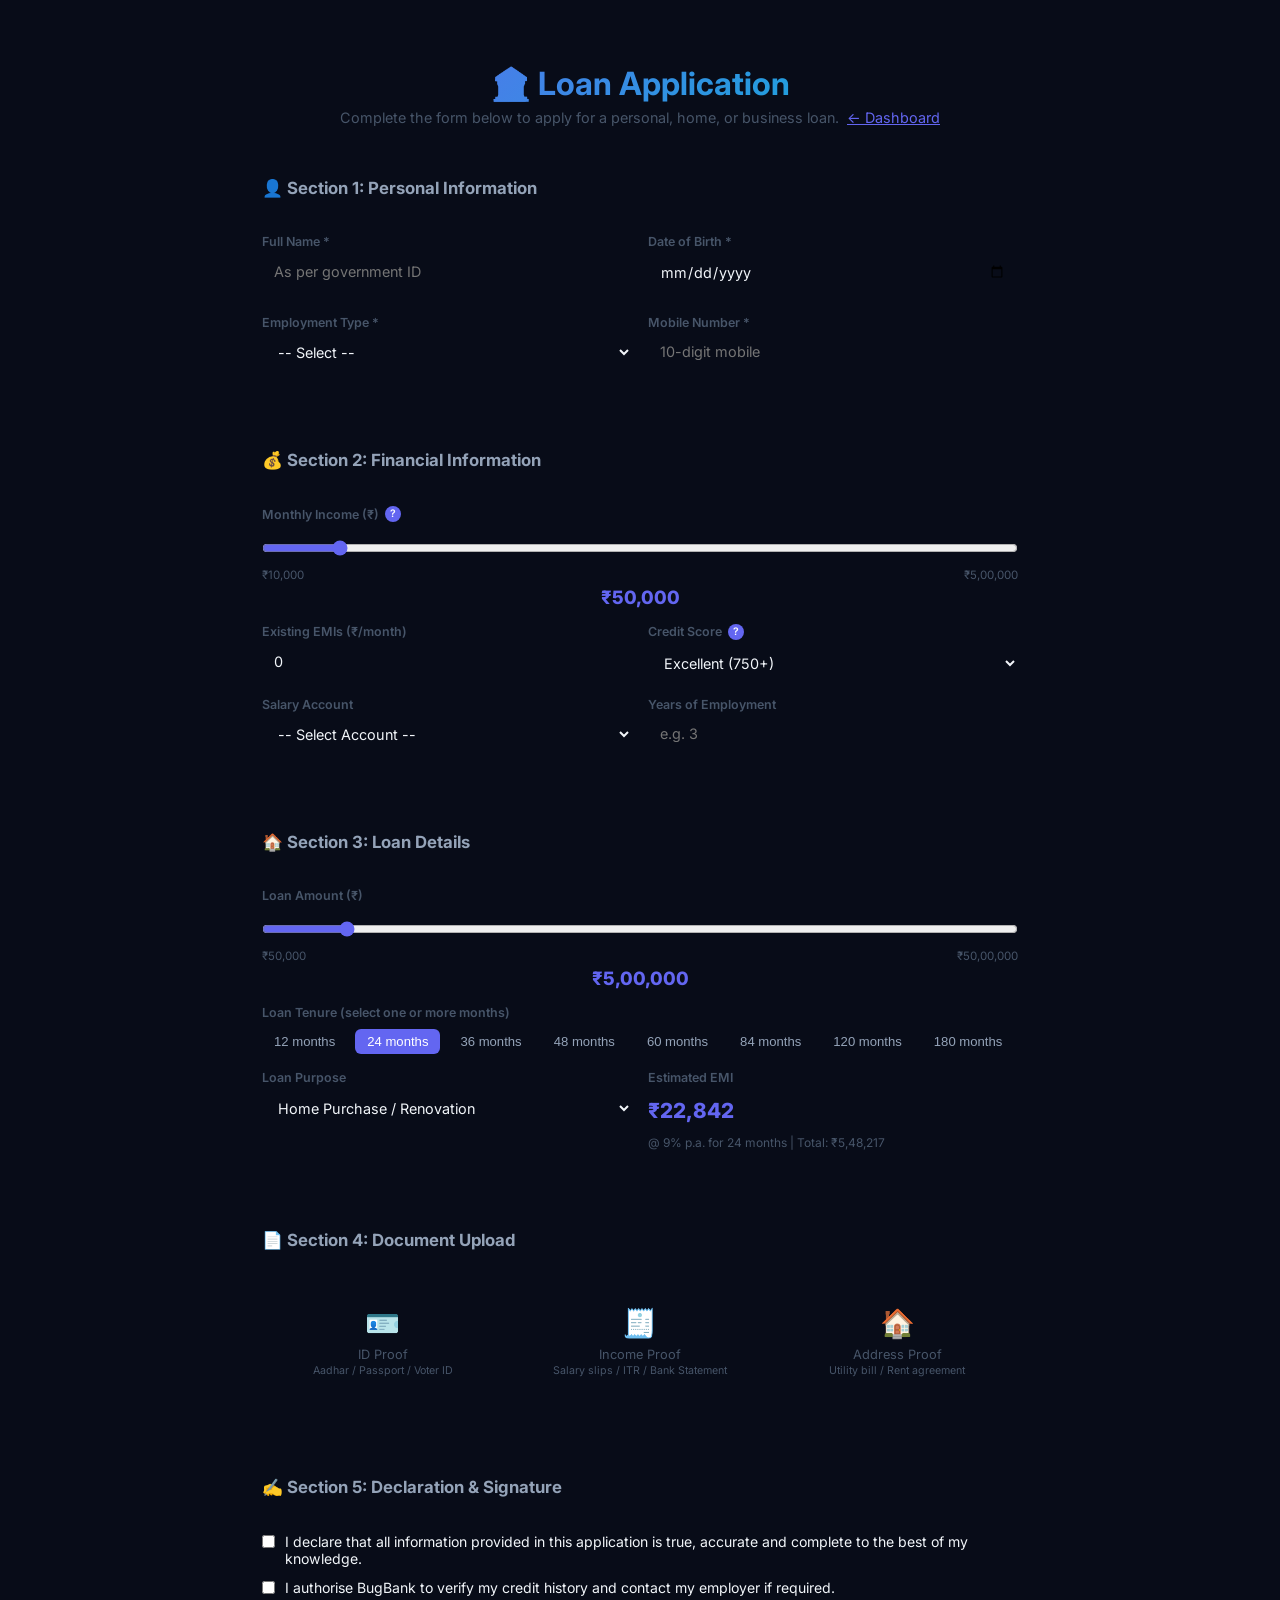
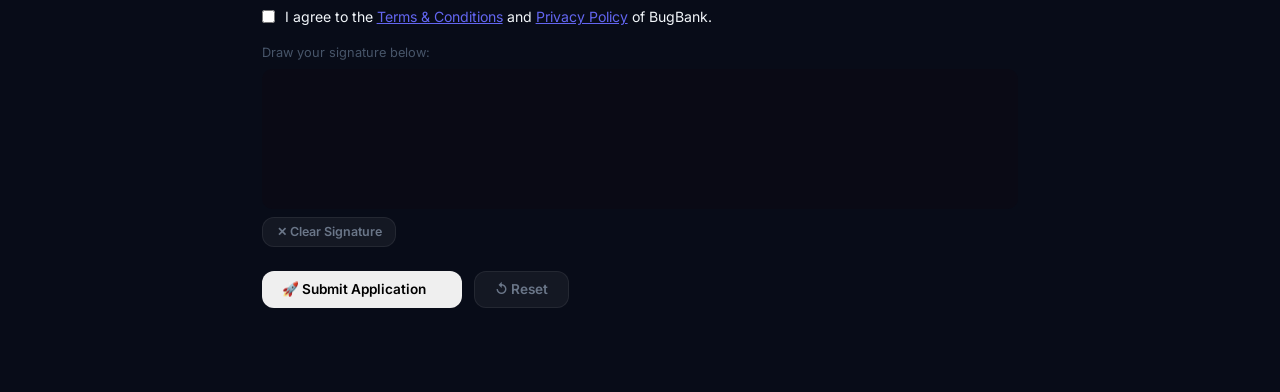
<file: src/main/resources/static/loan-application.html>
<!DOCTYPE html>
<html lang="en">
<head>
  <meta charset="UTF-8">
  <meta name="viewport" content="width=device-width, initial-scale=1.0">
  <title>BugBank — Loan Application</title>
  <meta name="description" content="BugBank complex multi-section loan application with sliders, conditional fields, file uploads, and signature pad.">
  <link rel="stylesheet" href="style.css">
  <style>
    .la-wrap{max-width:860px;margin:0 auto;padding:2rem 1.5rem;}
    .la-hero{text-align:center;padding:2rem 0 1.5rem;}
    .la-hero h1{font-size:2rem;background:var(--grad-primary);-webkit-background-clip:text;-webkit-text-fill-color:transparent;background-clip:text;margin:0 0 .4rem;}
    .la-hero p{color:var(--text-muted);font-size:.9rem;margin:0;}
    .la-card{background:var(--surface-1);border:1px solid var(--border);border-radius:16px;padding:1.75rem;margin-bottom:1.5rem;}
    .la-card h2{font-size:1.05rem;margin:0 0 1.5rem;color:var(--text-secondary);display:flex;align-items:center;gap:.5rem;padding-bottom:.75rem;border-bottom:1px solid var(--border);}
    .la-grid{display:grid;grid-template-columns:1fr 1fr;gap:1rem;}
    @media(max-width:600px){.la-grid{grid-template-columns:1fr;}}
    .la-field{display:flex;flex-direction:column;gap:.35rem;}
    .la-field label{font-size:.78rem;color:var(--text-muted);font-weight:600;display:flex;align-items:center;gap:.4rem;}
    .la-field input,.la-field select,.la-field textarea{padding:.5rem .75rem;background:var(--bg);border:1px solid var(--border);border-radius:8px;color:var(--text-primary);font-size:.9rem;font-family:inherit;transition:.2s;}
    .la-field input:focus,.la-field select:focus{border-color:var(--accent-indigo);outline:none;box-shadow:0 0 0 3px rgba(99,102,241,.15);}
    .la-field input.err{border-color:#f87171;} .la-field input.ok{border-color:#4ade80;}
    .field-err{font-size:.74rem;color:#f87171;display:none;}
    .tooltip-icon{display:inline-block;width:16px;height:16px;background:var(--accent-indigo);border-radius:50%;text-align:center;font-size:.65rem;color:#fff;cursor:help;line-height:16px;}
    /* Slider */
    .slider-wrap{margin-top:.25rem;}
    .slider-wrap input[type=range]{width:100%;accent-color:var(--accent-indigo);}
    .slider-labels{display:flex;justify-content:space-between;font-size:.72rem;color:var(--text-muted);}
    .slider-val{text-align:center;font-size:1.15rem;font-weight:800;color:var(--accent-indigo);margin-top:.25rem;}
    /* Multi-select tenure */
    .tenure-grid{display:flex;flex-wrap:wrap;gap:.5rem;margin-top:.25rem;}
    .tenure-btn{padding:.3rem .75rem;border-radius:6px;border:1px solid var(--border);background:var(--surface-2);color:var(--text-secondary);font-size:.82rem;cursor:pointer;transition:.2s;}
    .tenure-btn.selected{background:var(--accent-indigo);border-color:var(--accent-indigo);color:#fff;}
    /* Conditional */
    .cond-block{display:none;}
    .cond-block.show{display:block;}
    /* Sig pad */
    .sig-wrap{border:2px dashed var(--border);border-radius:10px;overflow:hidden;position:relative;}
    .sig-wrap canvas{display:block;cursor:crosshair;touch-action:none;}
    .sig-actions{display:flex;gap:.5rem;margin-top:.5rem;}
    /* Processing */
    .processing-overlay{display:none;position:fixed;inset:0;background:rgba(0,0,0,.7);z-index:1000;align-items:center;justify-content:center;flex-direction:column;gap:1rem;}
    .processing-overlay.show{display:flex;}
    .processing-spinner{width:56px;height:56px;border:4px solid rgba(99,102,241,.2);border-top-color:#6366f1;border-radius:50%;animation:spin 1s linear infinite;}
    @keyframes spin{to{transform:rotate(360deg);}}
    .result-modal{display:none;position:fixed;inset:0;background:rgba(0,0,0,.7);z-index:1001;align-items:center;justify-content:center;}
    .result-modal.show{display:flex;}
    .result-modal-card{background:var(--surface-1);border-radius:20px;padding:2.5rem;max-width:480px;width:90%;text-align:center;}
    .result-icon{font-size:4rem;margin-bottom:1rem;}
    .result-title{font-size:1.5rem;font-weight:800;margin-bottom:.5rem;}
    .result-sub{color:var(--text-muted);font-size:.9rem;margin-bottom:1.5rem;}
    .emi-display{font-size:1.8rem;font-weight:800;color:var(--accent-indigo);margin:.75rem 0;}
    .upload-row{display:flex;gap:1rem;flex-wrap:wrap;}
    .upload-box{flex:1;min-width:200px;border:2px dashed var(--border);border-radius:10px;padding:1.25rem;text-align:center;cursor:pointer;transition:.2s;position:relative;}
    .upload-box:hover{border-color:var(--accent-indigo);}
    .upload-box input{position:absolute;inset:0;opacity:0;cursor:pointer;}
    .upload-box-icon{font-size:1.75rem;margin-bottom:.4rem;}
    .upload-box-label{font-size:.8rem;color:var(--text-muted);}
    .upload-file-name{font-size:.75rem;color:#4ade80;margin-top:.35rem;display:none;}
  </style>
</head>
<body>

<div class="la-wrap">
  <div class="la-hero">
    <h1>🏦 Loan Application</h1>
    <p>Complete the form below to apply for a personal, home, or business loan. &nbsp;<a href="dashboard.html" style="color:var(--accent-indigo);">← Dashboard</a></p>
  </div>

  <!-- ─── SECTION 1: Personal Info ─── -->
  <div class="la-card">
    <h2>👤 Section 1: Personal Information</h2>
    <div class="la-grid">
      <div class="la-field">
        <label for="la-fullname">Full Name *</label>
        <input type="text" id="la-fullname" name="fullName" placeholder="As per government ID" required oninput="laValidate(this)">
        <div class="field-err" id="la-err-fullname">Name is required</div>
      </div>
      <div class="la-field">
        <label for="la-dob">Date of Birth *</label>
        <input type="date" id="la-dob" name="dob" required oninput="laValidate(this);calcAge()">
        <div class="field-err" id="la-err-dob">You must be at least 21 years old</div>
        <div style="font-size:.75rem;color:var(--text-muted);margin-top:.2rem;" id="la-age-label"></div>
      </div>
      <div class="la-field">
        <label for="la-employment">Employment Type *</label>
        <select id="la-employment" name="employment" onchange="handleEmploymentChange()">
          <option value="">-- Select --</option>
          <option value="salaried">Salaried</option>
          <option value="self-employed">Self-Employed</option>
          <option value="business">Business Owner</option>
          <option value="freelance">Freelancer</option>
        </select>
      </div>
      <div class="la-field">
        <label for="la-mobile">Mobile Number *</label>
        <input type="tel" id="la-mobile" name="mobile" placeholder="10-digit mobile" pattern="[6-9][0-9]{9}" required oninput="laValidate(this)">
        <div class="field-err" id="la-err-mobile">Enter valid 10-digit Indian mobile number</div>
      </div>
      <!-- Conditional: Salaried -->
      <div class="la-field cond-block" id="cond-employer">
        <label for="la-employer">Employer Name</label>
        <input type="text" id="la-employer" name="employer" placeholder="Company / Organisation name">
      </div>
      <!-- Conditional: Self-Employed / Business -->
      <div class="la-field cond-block" id="cond-gst">
        <label for="la-gst">GST Number <span class="tooltip-icon" title="15-character GST identification number">?</span></label>
        <input type="text" id="la-gst" name="gst" placeholder="22AAAAA0000A1Z5" pattern="^[0-9]{2}[A-Z]{5}[0-9]{4}[A-Z]{1}[1-9A-Z]{1}Z[0-9A-Z]{1}$" oninput="laValidate(this)">
        <div class="field-err" id="la-err-gst">Invalid GST format</div>
      </div>
    </div>
  </div>

  <!-- ─── SECTION 2: Financial Info ─── -->
  <div class="la-card">
    <h2>💰 Section 2: Financial Information</h2>
    <div class="la-grid">
      <div class="la-field" style="grid-column:1/-1;">
        <label>Monthly Income (₹) <span class="tooltip-icon" title="Net take-home salary after deductions">?</span></label>
        <div class="slider-wrap">
          <input type="range" id="la-income-slider" name="income" min="10000" max="500000" step="5000" value="50000" oninput="updateSlider('la-income-slider','la-income-val','₹',true)">
          <div class="slider-labels"><span>₹10,000</span><span>₹5,00,000</span></div>
          <div class="slider-val" id="la-income-val">₹50,000</div>
        </div>
      </div>
      <div class="la-field">
        <label for="la-existing-emi">Existing EMIs (₹/month)</label>
        <input type="number" id="la-existing-emi" name="existingEmi" placeholder="0" min="0" value="0">
      </div>
      <div class="la-field">
        <label for="la-credit-score">Credit Score <span class="tooltip-icon" title="CIBIL score between 300-900. 750+ is ideal.">?</span></label>
        <select id="la-credit-score" name="creditScore">
          <option value="excellent">Excellent (750+)</option>
          <option value="good">Good (650–750)</option>
          <option value="fair">Fair (550–650)</option>
          <option value="poor">Poor (below 550)</option>
        </select>
      </div>
      <div class="la-field">
        <label for="la-bank-account">Salary Account</label>
        <select id="la-bank-account" name="bankAccount">
          <option value="">-- Select Account --</option>
        </select>
      </div>
      <div class="la-field">
        <label for="la-years-employed">Years of Employment</label>
        <input type="number" id="la-years-employed" name="yearsEmployed" placeholder="e.g. 3" min="0" max="50">
      </div>
    </div>
  </div>

  <!-- ─── SECTION 3: Loan Details ─── -->
  <div class="la-card">
    <h2>🏠 Section 3: Loan Details</h2>
    <div class="la-grid">
      <div class="la-field" style="grid-column:1/-1;">
        <label>Loan Amount (₹)</label>
        <div class="slider-wrap">
          <input type="range" id="la-amount-slider" name="loanAmount" min="50000" max="5000000" step="50000" value="500000" oninput="updateSlider('la-amount-slider','la-amount-val','₹',true);calcEMI()">
          <div class="slider-labels"><span>₹50,000</span><span>₹50,00,000</span></div>
          <div class="slider-val" id="la-amount-val">₹5,00,000</div>
        </div>
      </div>
      <div class="la-field" style="grid-column:1/-1;">
        <label>Loan Tenure (select one or more months)</label>
        <div class="tenure-grid" id="tenure-grid">
          <button type="button" class="tenure-btn" data-months="12" onclick="selectTenure(this)">12 months</button>
          <button type="button" class="tenure-btn selected" data-months="24" onclick="selectTenure(this)">24 months</button>
          <button type="button" class="tenure-btn" data-months="36" onclick="selectTenure(this)">36 months</button>
          <button type="button" class="tenure-btn" data-months="48" onclick="selectTenure(this)">48 months</button>
          <button type="button" class="tenure-btn" data-months="60" onclick="selectTenure(this)">60 months</button>
          <button type="button" class="tenure-btn" data-months="84" onclick="selectTenure(this)">84 months</button>
          <button type="button" class="tenure-btn" data-months="120" onclick="selectTenure(this)">120 months</button>
          <button type="button" class="tenure-btn" data-months="180" onclick="selectTenure(this)">180 months</button>
        </div>
        <input type="hidden" id="la-tenure" name="tenure" value="24">
      </div>
      <div class="la-field">
        <label for="la-purpose">Loan Purpose</label>
        <select id="la-purpose" name="purpose">
          <option value="home">Home Purchase / Renovation</option>
          <option value="education">Education</option>
          <option value="vehicle">Vehicle Purchase</option>
          <option value="medical">Medical Emergency</option>
          <option value="business_exp">Business Expansion</option>
          <option value="travel">Travel</option>
          <option value="personal">Personal Use</option>
        </select>
      </div>
      <div class="la-field">
        <label>Estimated EMI</label>
        <div style="font-size:1.3rem;font-weight:800;color:var(--accent-indigo);padding:.45rem 0;" id="emi-display">₹ —</div>
        <div style="font-size:.75rem;color:var(--text-muted);" id="emi-note"></div>
      </div>
    </div>
  </div>

  <!-- ─── SECTION 4: Documents ─── -->
  <div class="la-card">
    <h2>📄 Section 4: Document Upload</h2>
    <div class="upload-row">
      <div class="upload-box" id="upload-id-box">
        <input type="file" id="la-upload-id" name="idProof" accept=".pdf,.jpg,.jpeg,.png" onchange="showUploadName(this,'upload-id-box','upload-id-name')">
        <div class="upload-box-icon">🪪</div>
        <div class="upload-box-label">ID Proof<br><small>Aadhar / Passport / Voter ID</small></div>
        <div class="upload-file-name" id="upload-id-name"></div>
      </div>
      <div class="upload-box" id="upload-income-box">
        <input type="file" id="la-upload-income" name="incomeProof" accept=".pdf,.jpg,.jpeg,.png" onchange="showUploadName(this,'upload-income-box','upload-income-name')">
        <div class="upload-box-icon">🧾</div>
        <div class="upload-box-label">Income Proof<br><small>Salary slips / ITR / Bank Statement</small></div>
        <div class="upload-file-name" id="upload-income-name"></div>
      </div>
      <div class="upload-box" id="upload-address-box">
        <input type="file" id="la-upload-address" name="addressProof" accept=".pdf,.jpg,.jpeg,.png" onchange="showUploadName(this,'upload-address-box','upload-address-name')">
        <div class="upload-box-icon">🏠</div>
        <div class="upload-box-label">Address Proof<br><small>Utility bill / Rent agreement</small></div>
        <div class="upload-file-name" id="upload-address-name"></div>
      </div>
    </div>
  </div>

  <!-- ─── SECTION 5: Declaration + Signature ─── -->
  <div class="la-card">
    <h2>✍️ Section 5: Declaration & Signature</h2>
    <div style="margin-bottom:1.25rem;">
      <label class="cb-item" style="display:flex;gap:.6rem;align-items:flex-start;font-size:.88rem;cursor:pointer;">
        <input type="checkbox" id="la-declare-1" name="declaration1" style="margin-top:.15rem;">
        <span>I declare that all information provided in this application is true, accurate and complete to the best of my knowledge.</span>
      </label>
      <label class="cb-item" style="display:flex;gap:.6rem;align-items:flex-start;font-size:.88rem;cursor:pointer;margin-top:.75rem;">
        <input type="checkbox" id="la-declare-2" name="declaration2" style="margin-top:.15rem;">
        <span>I authorise BugBank to verify my credit history and contact my employer if required.</span>
      </label>
      <label class="cb-item" style="display:flex;gap:.6rem;align-items:flex-start;font-size:.88rem;cursor:pointer;margin-top:.75rem;">
        <input type="checkbox" id="la-declare-3" name="declaration3" style="margin-top:.15rem;">
        <span>I agree to the <a href="#" style="color:var(--accent-indigo);">Terms & Conditions</a> and <a href="#" style="color:var(--accent-indigo);">Privacy Policy</a> of BugBank.</span>
      </label>
    </div>
    <div style="font-size:.8rem;color:var(--text-muted);margin-bottom:.6rem;">Draw your signature below:</div>
    <div class="sig-wrap">
      <canvas id="signature-canvas" width="760" height="140" style="background:#0a0a15;max-width:100%;"></canvas>
    </div>
    <div class="sig-actions">
      <button type="button" id="btn-clear-sig" class="btn btn-ghost btn-sm" onclick="clearSignature()">✕ Clear Signature</button>
      <span id="sig-status" style="font-size:.78rem;color:var(--text-muted);margin-top:.3rem;align-self:center;"></span>
    </div>
    <div id="la-decl-error" style="color:#f87171;font-size:.82rem;margin-top:.75rem;display:none;"></div>
    <div style="display:flex;gap:.75rem;margin-top:1.5rem;flex-wrap:wrap;">
      <button type="button" id="btn-submit-loan" class="btn btn-primary" style="min-width:200px;" onclick="submitLoanApp()">🚀 Submit Application</button>
      <button type="button" class="btn btn-ghost" onclick="resetLoanForm()">↺ Reset</button>
    </div>
  </div>

</div><!-- end la-wrap -->

<!-- Processing Overlay -->
<div class="processing-overlay" id="processing-overlay">
  <div class="processing-spinner"></div>
  <div style="color:#e2e8f0;font-size:1rem;">Processing your application…</div>
  <div style="color:var(--text-muted);font-size:.82rem;" id="processing-step-text">Validating information…</div>
</div>

<!-- Result Modal -->
<div class="result-modal" id="result-modal">
  <div class="result-modal-card">
    <div class="result-icon" id="result-icon">🎉</div>
    <div class="result-title" id="result-title">Application Submitted!</div>
    <div class="result-sub" id="result-sub"></div>
    <div class="emi-display" id="result-emi" style="display:none;"></div>
    <div id="result-details" style="background:var(--surface-2);border-radius:10px;padding:1rem;text-align:left;font-size:.85rem;margin-bottom:1.5rem;"></div>
    <div style="display:flex;gap:.75rem;justify-content:center;flex-wrap:wrap;">
      <button id="btn-result-close" class="btn btn-primary" onclick="closeResultModal()">Continue</button>
      <a href="dashboard.html" class="btn btn-ghost" style="text-decoration:none;display:inline-flex;">🏦 Dashboard</a>
    </div>
  </div>
</div>

<div id="toast-container"></div>
<script src="script.js"></script>
<script>
// Sliders
function updateSlider(sliderId, valId, prefix, format) {
  const v = parseInt(document.getElementById(sliderId).value);
  document.getElementById(valId).innerText = prefix + (format ? v.toLocaleString('en-IN') : v);
}

// Tenure multi-select (single at a time for simplicity, but allows clicking any)
let selectedTenure = 24;
function selectTenure(btn) {
  document.querySelectorAll('.tenure-btn').forEach(b => b.classList.remove('selected'));
  btn.classList.add('selected');
  selectedTenure = parseInt(btn.dataset.months);
  document.getElementById('la-tenure').value = selectedTenure;
  calcEMI();
}

function calcEMI() {
  const amt = parseInt(document.getElementById('la-amount-slider').value);
  const months = selectedTenure;
  const r = 0.09 / 12;
  const emi = (amt * r * Math.pow(1+r, months)) / (Math.pow(1+r,months)-1);
  document.getElementById('emi-display').innerText = '₹' + Math.round(emi).toLocaleString('en-IN');
  document.getElementById('emi-note').innerText = `@ 9% p.a. for ${months} months | Total: ₹${Math.round(emi*months).toLocaleString('en-IN')}`;
}

// Employment conditional
function handleEmploymentChange() {
  const val = document.getElementById('la-employment').value;
  document.getElementById('cond-employer').classList.toggle('show', val === 'salaried');
  document.getElementById('cond-gst').classList.toggle('show', val === 'self-employed' || val === 'business');
}

// Age calc
function calcAge() {
  const dob = document.getElementById('la-dob').value;
  if (!dob) return;
  const diff = Date.now() - new Date(dob).getTime();
  const age = Math.floor(diff / (365.25 * 24 * 3600 * 1000));
  document.getElementById('la-age-label').innerText = `Age: ${age} years`;
  const errEl = document.getElementById('la-err-dob');
  if (age < 21) { errEl.style.display='block'; document.getElementById('la-dob').classList.add('err'); }
  else { errEl.style.display='none'; document.getElementById('la-dob').classList.remove('err'); document.getElementById('la-dob').classList.add('ok'); }
}

function laValidate(el) {
  const errEl = document.getElementById('la-err-' + el.id.replace('la-',''));
  const valid = el.checkValidity();
  el.classList.toggle('ok', valid && el.value.length > 0);
  el.classList.toggle('err', !valid && el.value.length > 0);
  if (errEl) errEl.style.display = (!valid && el.value.length > 0) ? 'block' : 'none';
}

function showUploadName(input, boxId, nameId) {
  const el = document.getElementById(nameId);
  if (input.files[0]) { el.innerText = '✅ ' + input.files[0].name; el.style.display='block'; }
}

// Signature Pad
const canvas = document.getElementById('signature-canvas');
const ctx = canvas.getContext('2d');
let drawing = false, hasSig = false;
ctx.strokeStyle = '#6366f1'; ctx.lineWidth = 2; ctx.lineCap = 'round';

function getPos(e) {
  const rect = canvas.getBoundingClientRect();
  const scaleX = canvas.width / rect.width;
  const scaleY = canvas.height / rect.height;
  const src = e.touches ? e.touches[0] : e;
  return { x: (src.clientX - rect.left) * scaleX, y: (src.clientY - rect.top) * scaleY };
}
canvas.addEventListener('mousedown', e => { drawing=true; ctx.beginPath(); const p=getPos(e); ctx.moveTo(p.x,p.y); });
canvas.addEventListener('mousemove', e => { if(!drawing)return; const p=getPos(e); ctx.lineTo(p.x,p.y); ctx.stroke(); hasSig=true; });
canvas.addEventListener('mouseup', () => { drawing=false; updateSigStatus(); });
canvas.addEventListener('touchstart', e => { e.preventDefault(); drawing=true; ctx.beginPath(); const p=getPos(e); ctx.moveTo(p.x,p.y); });
canvas.addEventListener('touchmove', e => { e.preventDefault(); if(!drawing)return; const p=getPos(e); ctx.lineTo(p.x,p.y); ctx.stroke(); hasSig=true; });
canvas.addEventListener('touchend', () => { drawing=false; updateSigStatus(); });

function updateSigStatus() { document.getElementById('sig-status').innerText = hasSig ? '✅ Signature captured' : ''; }
function clearSignature() { ctx.clearRect(0,0,canvas.width,canvas.height); hasSig=false; document.getElementById('sig-status').innerText=''; }

// Load accounts
window.addEventListener('load', () => {
  calcEMI();
  document.getElementById('la-dob').max = new Date().toISOString().split('T')[0];
  const uc = localStorage.getItem('userCode');
  if (!uc) return;
  fetch(`/accounts/user?userCode=${uc}`).then(r=>r.json()).then(data => {
    const sel = document.getElementById('la-bank-account');
    sel.innerHTML = '<option value="">-- Select Account --</option>' +
      data.map(a=>`<option value="${a.id}">${a.accountType} — ${a.accountNumber}</option>`).join('');
  });
});

function submitLoanApp() {
  // Validate declarations
  const d1 = document.getElementById('la-declare-1').checked;
  const d2 = document.getElementById('la-declare-2').checked;
  const d3 = document.getElementById('la-declare-3').checked;
  const errEl = document.getElementById('la-decl-error');
  if (!d1||!d2||!d3) { errEl.style.display='block'; errEl.innerText='⚠ Please check all declarations before submitting.'; return; }
  if (!hasSig) { errEl.style.display='block'; errEl.innerText='⚠ Please provide your signature.'; return; }
  const name = document.getElementById('la-fullname').value;
  if (!name) { showToast('Please fill in required fields','warning'); return; }
  errEl.style.display='none';

  const income = parseInt(document.getElementById('la-income-slider').value);
  const amount = parseInt(document.getElementById('la-amount-slider').value);
  const months = selectedTenure;

  // Processing animation
  const overlay = document.getElementById('processing-overlay');
  overlay.classList.add('show');
  const steps = ['Validating information…','Checking credit score…','Calculating eligibility…','Finalizing decision…'];
  let si = 0;
  const stepTimer = setInterval(() => {
    document.getElementById('processing-step-text').innerText = steps[Math.min(si++,steps.length-1)];
  }, 800);

  fetch(`/test/loan-check?income=${income}&amount=${amount}&months=${months}`, {method:'POST'})
    .then(r => r.json())
    .then(d => {
      clearInterval(stepTimer);
      overlay.classList.remove('show');
      // Show result
      document.getElementById('result-icon').innerText = d.approved ? '🎉' : '😔';
      document.getElementById('result-title').innerText = d.approved ? 'Pre-Approved!' : 'Not Approved';
      document.getElementById('result-title').style.color = d.approved ? '#4ade80' : '#f87171';
      document.getElementById('result-sub').innerText = d.message;
      document.getElementById('result-emi').style.display = d.approved ? 'block' : 'none';
      document.getElementById('result-emi').innerText = `EMI: ₹${Number(d.emi).toLocaleString('en-IN')}/mo`;
      document.getElementById('result-details').innerHTML = d.approved ? `
        <div style="display:flex;justify-content:space-between;padding:.4rem 0;border-bottom:1px solid var(--border);"><span>Loan Amount</span><strong>₹${Number(amount).toLocaleString('en-IN')}</strong></div>
        <div style="display:flex;justify-content:space-between;padding:.4rem 0;border-bottom:1px solid var(--border);"><span>Tenure</span><strong>${months} months</strong></div>
        <div style="display:flex;justify-content:space-between;padding:.4rem 0;border-bottom:1px solid var(--border);"><span>Interest Rate</span><strong>${d.interestRate}% p.a.</strong></div>
        <div style="display:flex;justify-content:space-between;padding:.4rem 0;"><span>Total Payable</span><strong>₹${Number(d.totalPayable).toLocaleString('en-IN')}</strong></div>
      ` : '<div style="color:var(--text-muted);font-size:.85rem;">Please improve your credit score or reduce the requested loan amount and try again.</div>';
      document.getElementById('result-modal').classList.add('show');
    })
    .catch(() => { clearInterval(stepTimer); overlay.classList.remove('show'); showToast('Submission failed. Please try again.','error'); });
}

function closeResultModal() { document.getElementById('result-modal').classList.remove('show'); }

function resetLoanForm() {
  document.getElementById('la-amount-slider').value = 500000;
  document.getElementById('la-income-slider').value = 50000;
  updateSlider('la-amount-slider','la-amount-val','₹',true);
  updateSlider('la-income-slider','la-income-val','₹',true);
  selectedTenure = 24;
  document.querySelectorAll('.tenure-btn').forEach(b => b.classList.toggle('selected', b.dataset.months==='24'));
  document.getElementById('la-tenure').value = 24;
  clearSignature();
  calcEMI();
}
</script>
</body>
</html>
</file>
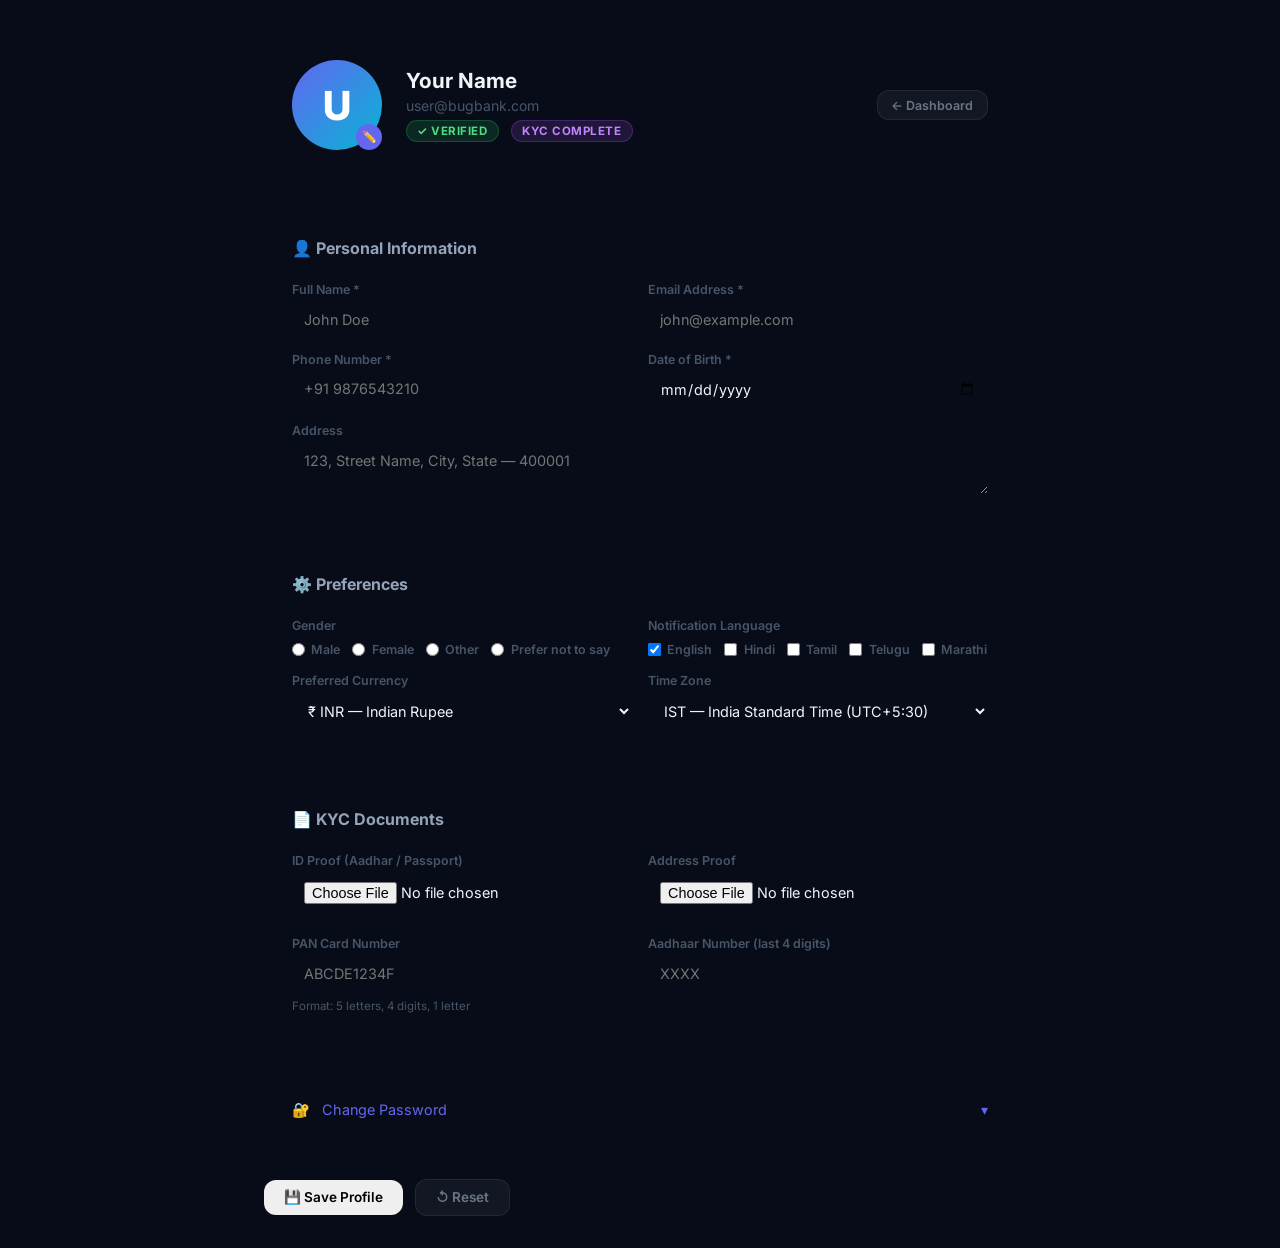
<file: src/main/resources/static/profile.html>
<!DOCTYPE html>
<html lang="en">
<head>
  <meta charset="UTF-8">
  <meta name="viewport" content="width=device-width, initial-scale=1.0">
  <title>BugBank — My Profile</title>
  <meta name="description" content="BugBank profile update page with form validation, file upload, and conditional sections.">
  <link rel="stylesheet" href="style.css">
  <style>
    .pf-wrap{max-width:800px;margin:0 auto;padding:2rem 1.5rem;}
    .pf-header{display:flex;align-items:center;gap:1.5rem;background:var(--surface-1);border:1px solid var(--border);border-radius:16px;padding:1.75rem;margin-bottom:2rem;}
    .pf-avatar-wrap{position:relative;flex-shrink:0;}
    .pf-avatar{width:90px;height:90px;border-radius:50%;background:var(--grad-primary);display:flex;align-items:center;justify-content:center;font-size:2.5rem;font-weight:800;color:#fff;border:3px solid var(--border);overflow:hidden;}
    .pf-avatar img{width:100%;height:100%;object-fit:cover;display:none;}
    .pf-avatar-edit{position:absolute;bottom:0;right:0;background:var(--accent-indigo);color:#fff;border:none;border-radius:50%;width:26px;height:26px;font-size:.75rem;cursor:pointer;display:flex;align-items:center;justify-content:center;}
    .pf-info h2{font-size:1.3rem;margin:0 0 .25rem;color:var(--text-primary);}
    .pf-info p{color:var(--text-muted);font-size:.88rem;margin:0;}
    .pf-card{background:var(--surface-1);border:1px solid var(--border);border-radius:14px;padding:1.75rem;margin-bottom:1.5rem;}
    .pf-card h3{font-size:1rem;margin:0 0 1.5rem;color:var(--text-secondary);display:flex;align-items:center;gap:.5rem;}
    .pf-grid{display:grid;grid-template-columns:1fr 1fr;gap:1rem;}
    @media(max-width:580px){.pf-grid{grid-template-columns:1fr;}}
    .pf-field{display:flex;flex-direction:column;gap:.35rem;}
    .pf-field label{font-size:.78rem;color:var(--text-muted);font-weight:600;}
    .pf-field input,.pf-field select,.pf-field textarea{padding:.5rem .75rem;background:var(--bg);border:1px solid var(--border);border-radius:8px;color:var(--text-primary);font-size:.9rem;font-family:inherit;transition:.2s;}
    .pf-field input:focus,.pf-field select:focus,.pf-field textarea:focus{border-color:var(--accent-indigo);outline:none;box-shadow:0 0 0 3px rgba(99,102,241,.15);}
    .pf-field input.input-error{border-color:#f87171;}
    .pf-field input.input-ok{border-color:#4ade80;}
    .field-error{font-size:.75rem;color:#f87171;display:none;margin-top:.2rem;}
    .field-hint{font-size:.72rem;color:var(--text-muted);margin-top:.2rem;}
    .radio-group,.checkbox-group{display:flex;flex-wrap:wrap;gap:.75rem;margin-top:.25rem;}
    .radio-item,.cb-item{display:flex;align-items:center;gap:.4rem;font-size:.88rem;color:var(--text-secondary);cursor:pointer;}
    .password-toggle{position:relative;}
    .password-toggle input{width:100%;padding-right:2.5rem;box-sizing:border-box;}
    .password-toggle button{position:absolute;right:.6rem;top:50%;transform:translateY(-50%);background:none;border:none;color:var(--text-muted);cursor:pointer;font-size:.9rem;}
    .strength-bar{height:4px;border-radius:2px;margin-top:.35rem;background:var(--surface-2);overflow:hidden;}
    .strength-fill{height:100%;border-radius:2px;transition:.3s;width:0;}
    .strength-label{font-size:.72rem;margin-top:.25rem;}
    .pwd-section{overflow:hidden;transition:max-height .3s ease;max-height:0;}
    .pwd-section.open{max-height:600px;}
    .toggle-pwd-row{display:flex;align-items:center;gap:.75rem;cursor:pointer;padding:.5rem 0;color:var(--accent-indigo);font-size:.9rem;user-select:none;}
    .profile-save-bar{display:flex;gap:.75rem;align-items:center;flex-wrap:wrap;}
    .save-badge{display:none;padding:.3rem .75rem;border-radius:8px;font-size:.8rem;font-weight:600;}
    .save-badge.ok{background:rgba(74,222,128,.15);color:#4ade80;display:inline-block;}
    .save-badge.err{background:rgba(248,113,113,.15);color:#f87171;display:inline-block;}
  </style>
</head>
<body>
<div class="pf-wrap">

  <!-- Profile Header -->
  <div class="pf-header">
    <div class="pf-avatar-wrap">
      <div class="pf-avatar" id="pf-avatar-display">
        <span id="pf-avatar-initial">U</span>
        <img id="pf-avatar-img" alt="Profile photo">
      </div>
      <button class="pf-avatar-edit" onclick="document.getElementById('pf-photo-input').click()" title="Change photo">✏️</button>
      <input type="file" id="pf-photo-input" name="profilePhoto" accept="image/*" style="display:none;" onchange="handleProfilePhoto(event)">
    </div>
    <div class="pf-info">
      <h2 id="pf-display-name">Your Name</h2>
      <p id="pf-display-email">user@bugbank.com</p>
      <p style="margin-top:.4rem;"><span class="badge badge-success" style="font-size:.72rem;">✓ Verified</span> &nbsp; <span class="badge badge-purple" style="font-size:.72rem;">KYC Complete</span></p>
    </div>
    <a href="dashboard.html" class="btn btn-ghost btn-sm" style="margin-left:auto;text-decoration:none;">← Dashboard</a>
  </div>

  <!-- Personal Info -->
  <form id="profile-form" onsubmit="saveProfile(event)" novalidate>
  <div class="pf-card">
    <h3>👤 Personal Information</h3>
    <div class="pf-grid">
      <div class="pf-field">
        <label for="pf-name">Full Name *</label>
        <input type="text" id="pf-name" name="fullName" placeholder="John Doe" required minlength="3" oninput="validateField(this)">
        <div class="field-error" id="err-name">Name must be at least 3 characters</div>
      </div>
      <div class="pf-field">
        <label for="pf-email">Email Address *</label>
        <input type="email" id="pf-email" name="email" placeholder="john@example.com" required oninput="validateField(this)">
        <div class="field-error" id="err-email">Please enter a valid email address</div>
      </div>
      <div class="pf-field">
        <label for="pf-phone">Phone Number *</label>
        <input type="tel" id="pf-phone" name="phone" placeholder="+91 9876543210" pattern="^\+?[0-9\s\-]{10,15}$" required oninput="validateField(this)">
        <div class="field-error" id="err-phone">Enter a valid 10–15 digit phone number</div>
      </div>
      <div class="pf-field">
        <label for="pf-dob">Date of Birth *</label>
        <input type="date" id="pf-dob" name="dob" required max="" oninput="validateField(this)">
        <div class="field-error" id="err-dob">Date of birth is required</div>
      </div>
      <div class="pf-field" style="grid-column:1/-1;">
        <label for="pf-address">Address</label>
        <textarea id="pf-address" name="address" rows="2" placeholder="123, Street Name, City, State — 400001" style="resize:vertical;"></textarea>
      </div>
    </div>
  </div>

  <!-- Gender + Language -->
  <div class="pf-card">
    <h3>⚙️ Preferences</h3>
    <div class="pf-grid">
      <div class="pf-field">
        <label>Gender</label>
        <div class="radio-group">
          <label class="radio-item"><input type="radio" id="gender-male" name="gender" value="male"> Male</label>
          <label class="radio-item"><input type="radio" id="gender-female" name="gender" value="female"> Female</label>
          <label class="radio-item"><input type="radio" id="gender-other" name="gender" value="other"> Other</label>
          <label class="radio-item"><input type="radio" id="gender-prefer-not" name="gender" value="prefer-not"> Prefer not to say</label>
        </div>
      </div>
      <div class="pf-field">
        <label>Notification Language</label>
        <div class="checkbox-group">
          <label class="cb-item"><input type="checkbox" id="lang-en" name="language" value="en" checked> English</label>
          <label class="cb-item"><input type="checkbox" id="lang-hi" name="language" value="hi"> Hindi</label>
          <label class="cb-item"><input type="checkbox" id="lang-ta" name="language" value="ta"> Tamil</label>
          <label class="cb-item"><input type="checkbox" id="lang-te" name="language" value="te"> Telugu</label>
          <label class="cb-item"><input type="checkbox" id="lang-mr" name="language" value="mr"> Marathi</label>
        </div>
      </div>
      <div class="pf-field">
        <label for="pf-currency">Preferred Currency</label>
        <select id="pf-currency" name="currency">
          <option value="INR">₹ INR — Indian Rupee</option>
          <option value="USD">$ USD — US Dollar</option>
          <option value="EUR">€ EUR — Euro</option>
          <option value="GBP">£ GBP — British Pound</option>
          <option value="JPY">¥ JPY — Japanese Yen</option>
        </select>
      </div>
      <div class="pf-field">
        <label for="pf-timezone">Time Zone</label>
        <select id="pf-timezone" name="timezone">
          <option value="IST">IST — India Standard Time (UTC+5:30)</option>
          <option value="UTC">UTC — Coordinated Universal Time</option>
          <option value="EST">EST — Eastern Standard Time (UTC-5)</option>
          <option value="PST">PST — Pacific Standard Time (UTC-8)</option>
        </select>
      </div>
    </div>
  </div>

  <!-- KYC Document Upload -->
  <div class="pf-card">
    <h3>📄 KYC Documents</h3>
    <div class="pf-grid">
      <div class="pf-field">
        <label for="pf-id-proof">ID Proof (Aadhar / Passport)</label>
        <input type="file" id="pf-id-proof" name="idProof" accept=".pdf,.jpg,.jpeg,.png" onchange="showFileName(this,'id-proof-name')">
        <div id="id-proof-name" class="field-hint"></div>
      </div>
      <div class="pf-field">
        <label for="pf-address-proof">Address Proof</label>
        <input type="file" id="pf-address-proof" name="addressProof" accept=".pdf,.jpg,.jpeg,.png" onchange="showFileName(this,'address-proof-name')">
        <div id="address-proof-name" class="field-hint"></div>
      </div>
      <div class="pf-field">
        <label for="pf-pan">PAN Card Number</label>
        <input type="text" id="pf-pan" name="pan" placeholder="ABCDE1234F" maxlength="10" pattern="[A-Z]{5}[0-9]{4}[A-Z]{1}" oninput="this.value=this.value.toUpperCase();validateField(this)">
        <div class="field-error" id="err-pan">Invalid PAN format (e.g. ABCDE1234F)</div>
        <div class="field-hint">Format: 5 letters, 4 digits, 1 letter</div>
      </div>
      <div class="pf-field">
        <label for="pf-aadhaar">Aadhaar Number (last 4 digits)</label>
        <input type="text" id="pf-aadhaar" name="aadhaar" placeholder="XXXX" maxlength="4" pattern="[0-9]{4}" oninput="validateField(this)">
        <div class="field-error" id="err-aadhaar">Enter exactly 4 digits</div>
      </div>
    </div>
  </div>

  <!-- Change Password (conditional) -->
  <div class="pf-card">
    <div class="toggle-pwd-row" id="pwd-toggle-row" onclick="togglePasswordSection()">
      <span>🔐</span>
      <span>Change Password</span>
      <span id="pwd-toggle-icon" style="margin-left:auto;">▾</span>
    </div>
    <div class="pwd-section" id="pwd-section">
      <div class="pf-grid" style="margin-top:1rem;">
        <div class="pf-field">
          <label for="pf-current-pwd">Current Password</label>
          <div class="password-toggle">
            <input type="password" id="pf-current-pwd" name="currentPassword" placeholder="Your current password">
            <button type="button" onclick="togglePwdVisibility('pf-current-pwd',this)">👁</button>
          </div>
        </div>
        <div style="display:none;"></div>
        <div class="pf-field">
          <label for="pf-new-pwd">New Password *</label>
          <div class="password-toggle">
            <input type="password" id="pf-new-pwd" name="newPassword" placeholder="Min 8 chars, 1 number, 1 symbol" oninput="checkPasswordStrength(this.value)">
            <button type="button" onclick="togglePwdVisibility('pf-new-pwd',this)">👁</button>
          </div>
          <div class="strength-bar"><div class="strength-fill" id="strength-fill"></div></div>
          <div class="strength-label" id="strength-label"></div>
        </div>
        <div class="pf-field">
          <label for="pf-confirm-pwd">Confirm New Password *</label>
          <div class="password-toggle">
            <input type="password" id="pf-confirm-pwd" name="confirmPassword" placeholder="Repeat new password" oninput="validateConfirmPwd()">
            <button type="button" onclick="togglePwdVisibility('pf-confirm-pwd',this)">👁</button>
          </div>
          <div class="field-error" id="err-confirm-pwd">Passwords do not match</div>
        </div>
      </div>
    </div>
  </div>

  <!-- Save -->
  <div class="profile-save-bar">
    <button type="submit" id="btn-save-profile" class="btn btn-primary">💾 Save Profile</button>
    <button type="button" id="btn-reset-profile" class="btn btn-ghost" onclick="document.getElementById('profile-form').reset(); resetValidation();">↺ Reset</button>
    <span class="save-badge" id="save-badge"></span>
  </div>
  </form>

</div>
<div id="toast-container"></div>
<script src="script.js"></script>
<script>
// Init
window.addEventListener('load', () => {
  const uc = localStorage.getItem('userCode');
  if (uc) {
    document.getElementById('pf-avatar-initial').innerText = uc.charAt(0).toUpperCase();
    document.getElementById('pf-display-name').innerText = 'User ' + uc;
    document.getElementById('pf-display-email').innerText = uc.toLowerCase().replace(/\s/g,'') + '@bugbank.com';
  }
  document.getElementById('pf-dob').max = new Date().toISOString().split('T')[0];
});

function validateField(el) {
  const errEl = document.getElementById('err-' + el.id.replace('pf-',''));
  let valid = el.checkValidity();
  if (el.id === 'pf-email') valid = /^[^\s@]+@[^\s@]+\.[^\s@]+$/.test(el.value);
  if (el.id === 'pf-pan') valid = /^[A-Z]{5}[0-9]{4}[A-Z]{1}$/.test(el.value);
  if (el.id === 'pf-aadhaar') valid = /^[0-9]{4}$/.test(el.value);
  el.classList.toggle('input-ok', valid && el.value.length > 0);
  el.classList.toggle('input-error', !valid && el.value.length > 0);
  if (errEl) errEl.style.display = (!valid && el.value.length > 0) ? 'block' : 'none';
}

function checkPasswordStrength(pwd) {
  let score = 0;
  if (pwd.length >= 8) score++;
  if (/[A-Z]/.test(pwd)) score++;
  if (/[0-9]/.test(pwd)) score++;
  if (/[^A-Za-z0-9]/.test(pwd)) score++;
  const fill = document.getElementById('strength-fill');
  const label = document.getElementById('strength-label');
  const levels = [{w:'25%',c:'#f87171',t:'Weak'},{w:'50%',c:'#fb923c',t:'Fair'},{w:'75%',c:'#facc15',t:'Good'},{w:'100%',c:'#4ade80',t:'Strong'}];
  if (pwd.length === 0) { fill.style.width='0'; label.innerText=''; return; }
  const lv = levels[Math.min(score-1,3)] || levels[0];
  fill.style.width = lv.w; fill.style.background = lv.c;
  label.innerText = lv.t; label.style.color = lv.c;
}

function validateConfirmPwd() {
  const np = document.getElementById('pf-new-pwd').value;
  const cp = document.getElementById('pf-confirm-pwd').value;
  const err = document.getElementById('err-confirm-pwd');
  if (cp.length === 0) { err.style.display='none'; return; }
  err.style.display = np !== cp ? 'block' : 'none';
  document.getElementById('pf-confirm-pwd').classList.toggle('input-ok', np === cp && cp.length > 0);
  document.getElementById('pf-confirm-pwd').classList.toggle('input-error', np !== cp);
}

function togglePasswordSection() {
  const sec = document.getElementById('pwd-section');
  const icon = document.getElementById('pwd-toggle-icon');
  sec.classList.toggle('open');
  icon.innerText = sec.classList.contains('open') ? '▴' : '▾';
}

function togglePwdVisibility(id, btn) {
  const inp = document.getElementById(id);
  inp.type = inp.type === 'password' ? 'text' : 'password';
  btn.innerText = inp.type === 'password' ? '👁' : '🙈';
}

function handleProfilePhoto(e) {
  const file = e.target.files[0]; if (!file) return;
  const reader = new FileReader();
  reader.onload = ev => {
    const img = document.getElementById('pf-avatar-img');
    const ini = document.getElementById('pf-avatar-initial');
    img.src = ev.target.result; img.style.display = 'block'; ini.style.display = 'none';
  };
  reader.readAsDataURL(file);
}

function showFileName(input, targetId) {
  const el = document.getElementById(targetId);
  el.innerText = input.files[0] ? '📄 ' + input.files[0].name : '';
}

function saveProfile(e) {
  e.preventDefault();
  const btn = document.getElementById('btn-save-profile');
  const badge = document.getElementById('save-badge');

  // Validate required fields
  const required = ['pf-name','pf-email','pf-phone','pf-dob'];
  let allOk = true;
  required.forEach(id => {
    const el = document.getElementById(id);
    validateField(el);
    if (!el.checkValidity() || el.classList.contains('input-error')) allOk = false;
  });

  // Check confirm password if section open
  if (document.getElementById('pwd-section').classList.contains('open')) {
    const np = document.getElementById('pf-new-pwd').value;
    const cp = document.getElementById('pf-confirm-pwd').value;
    if (np && np !== cp) { allOk = false; document.getElementById('err-confirm-pwd').style.display='block'; }
  }

  badge.className = 'save-badge'; badge.style.display = 'none';
  if (!allOk) {
    badge.className = 'save-badge err'; badge.innerText = '⚠ Please fix errors above';
    showToast('Please fix form errors', 'error'); return;
  }

  btn.disabled = true; btn.innerHTML = '<span class="btn-spinner"></span> Saving…';
  setTimeout(() => {
    btn.disabled = false; btn.innerHTML = '💾 Save Profile';
    badge.className = 'save-badge ok'; badge.innerText = '✅ Profile saved!';
    const name = document.getElementById('pf-name').value;
    if (name) { document.getElementById('pf-display-name').innerText = name; document.getElementById('pf-avatar-initial').innerText = name.charAt(0).toUpperCase(); }
    showToast('Profile updated successfully', 'success');
  }, 800);
}

function resetValidation() {
  document.querySelectorAll('.pf-field input').forEach(el => el.classList.remove('input-ok','input-error'));
  document.querySelectorAll('.field-error').forEach(el => el.style.display='none');
  document.getElementById('save-badge').style.display='none';
  document.getElementById('strength-fill').style.width='0';
  document.getElementById('strength-label').innerText='';
}
</script>
</body>
</html>
</file>
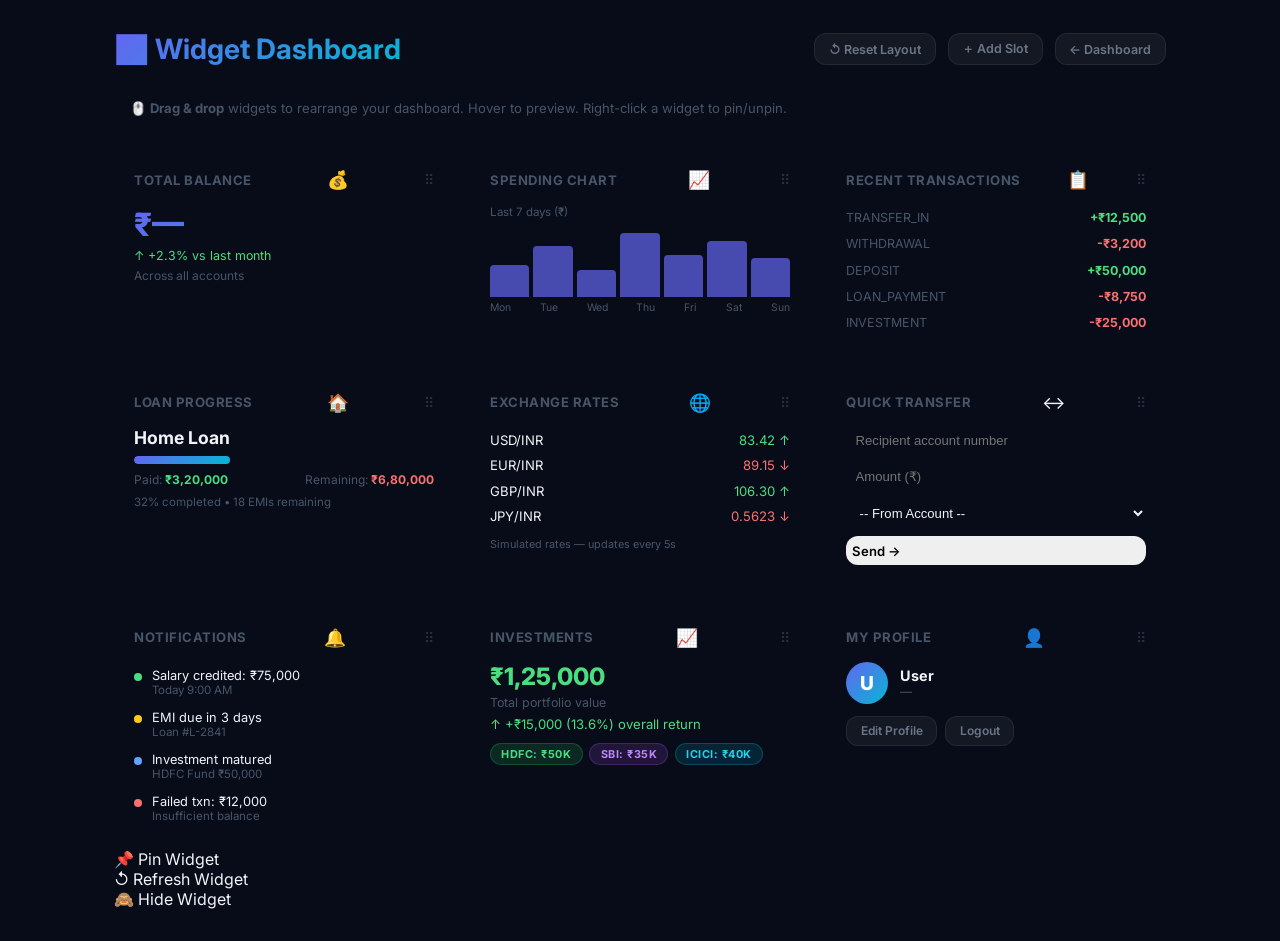
<file: src/main/resources/static/widgets.html>
<!DOCTYPE html>
<html lang="en">
<head>
  <meta charset="UTF-8">
  <meta name="viewport" content="width=device-width, initial-scale=1.0">
  <title>BugBank — Widget Dashboard</title>
  <meta name="description" content="BugBank draggable widget dashboard — drag and drop to customise your banking overview.">
  <link rel="stylesheet" href="style.css">
  <style>
    .wd-wrap { max-width: 1100px; margin: 0 auto; padding: 2rem 1.5rem; }
    .wd-header { display: flex; align-items: center; justify-content: space-between; margin-bottom: 1.5rem; flex-wrap: wrap; gap: 1rem; }
    .wd-header h1 { font-size: 1.75rem; background: var(--grad-primary); -webkit-background-clip: text; -webkit-text-fill-color: transparent; background-clip: text; margin: 0; }
    .wd-hint { font-size: .82rem; color: var(--text-muted); background: var(--surface-1); border: 1px solid var(--border); border-radius: 10px; padding: .6rem 1rem; margin-bottom: 1.5rem; }
    /* Widget Grid */
    .widget-grid { display: grid; grid-template-columns: repeat(3, 1fr); gap: 1rem; min-height: 400px; }
    @media(max-width:768px){ .widget-grid { grid-template-columns: 1fr 1fr; } }
    @media(max-width:480px){ .widget-grid { grid-template-columns: 1fr; } }
    .widget { background: var(--surface-1); border: 1px solid var(--border); border-radius: 14px; padding: 1.25rem; cursor: grab; user-select: none; transition: box-shadow .2s, transform .2s, border-color .2s; position: relative; }
    .widget:active { cursor: grabbing; }
    .widget.dragging { opacity: .55; transform: scale(.96); box-shadow: 0 8px 32px rgba(0,0,0,.4); border-color: var(--accent-indigo); }
    .widget.drag-over-target { border-color: var(--accent-indigo); background: rgba(99,102,241,.06); box-shadow: 0 0 0 2px rgba(99,102,241,.3); }
    .widget:hover { box-shadow: 0 4px 20px rgba(0,0,0,.25); border-color: rgba(99,102,241,.4); }
    .widget-header { display: flex; align-items: center; justify-content: space-between; margin-bottom: .9rem; }
    .widget-title { font-size: .82rem; color: var(--text-muted); font-weight: 700; text-transform: uppercase; letter-spacing: .5px; }
    .widget-icon { font-size: 1.1rem; }
    .widget-drag-handle { font-size: .9rem; color: var(--text-muted); cursor: grab; opacity: .5; }
    /* Hover reveal on widget */
    .widget-overlay { display: none; position: absolute; inset: 0; background: rgba(99,102,241,.08); border-radius: 14px; align-items: center; justify-content: center; font-size: .8rem; color: var(--accent-indigo); font-weight: 600; pointer-events: none; }
    .widget:hover .widget-overlay { display: flex; }
    /* Balance Widget */
    .balance-big { font-size: 2rem; font-weight: 800; background: var(--grad-primary); -webkit-background-clip: text; -webkit-text-fill-color: transparent; background-clip: text; margin: .25rem 0; }
    .balance-change { font-size: .78rem; color: #4ade80; }
    /* Chart Widget (fake) */
    .mini-chart { display: flex; align-items: flex-end; gap: 4px; height: 70px; margin-top: .5rem; }
    .chart-bar { flex: 1; border-radius: 4px 4px 0 0; background: var(--accent-indigo); opacity: .7; transition: .3s; cursor: pointer; }
    .chart-bar:hover { opacity: 1; transform: scaleY(1.05); }
    /* Transactions mini-table */
    .mini-txn { font-size: .78rem; }
    .mini-txn-row { display: flex; justify-content: space-between; align-items: center; padding: .35rem 0; border-bottom: 1px solid var(--border); }
    .mini-txn-row:last-child { border-bottom: none; }
    .mini-txn-type { color: var(--text-muted); }
    .mini-txn-amt-in { color: #4ade80; font-weight: 700; }
    .mini-txn-amt-out { color: #f87171; font-weight: 700; }
    /* Loan Progress */
    .progress-bar { height: 8px; background: var(--surface-2); border-radius: 4px; overflow: hidden; margin: .5rem 0; }
    .progress-fill { height: 100%; border-radius: 4px; background: var(--grad-primary); transition: width .5s ease; }
    .loan-meta { display: flex; justify-content: space-between; font-size: .75rem; color: var(--text-muted); }
    /* Ticker */
    .ticker-row { display: flex; justify-content: space-between; padding: .3rem 0; font-size: .82rem; border-bottom: 1px solid var(--border); }
    .ticker-row:last-child { border-bottom: none; }
    .ticker-up { color: #4ade80; } .ticker-down { color: #f87171; }
    /* Quick Transfer mini */
    .qt-form input, .qt-form select { padding: .4rem .6rem; background: var(--bg); border: 1px solid var(--border); border-radius: 8px; color: var(--text-primary); font-size: .82rem; width: 100%; box-sizing: border-box; margin-bottom: .5rem; }
    /* Notifications widget */
    .notif-item { display: flex; gap: .6rem; padding: .4rem 0; border-bottom: 1px solid var(--border); font-size: .8rem; align-items: flex-start; }
    .notif-item:last-child { border-bottom: none; }
    .notif-dot { width: 8px; height: 8px; border-radius: 50%; flex-shrink: 0; margin-top: .3rem; }
    /* Drop zone (empty slot) */
    .drop-slot { border: 2px dashed var(--border); border-radius: 14px; min-height: 120px; display: flex; align-items: center; justify-content: center; color: var(--text-muted); font-size: .85rem; transition: .2s; }
    .drop-slot.drag-over-target { border-color: var(--accent-indigo); color: var(--accent-indigo); background: rgba(99,102,241,.04); }
  </style>
</head>
<body>

<div class="wd-wrap">
  <div class="wd-header">
    <h1>📊 Widget Dashboard</h1>
    <div style="display:flex;gap:.75rem;flex-wrap:wrap;">
      <button id="btn-reset-layout" class="btn btn-ghost btn-sm" onclick="resetLayout()">↺ Reset Layout</button>
      <button id="btn-add-widget" class="btn btn-ghost btn-sm" onclick="addEmptySlot()">＋ Add Slot</button>
      <a href="dashboard.html" class="btn btn-ghost btn-sm" style="text-decoration:none;">← Dashboard</a>
    </div>
  </div>

  <div class="wd-hint">
    🖱️ <strong>Drag &amp; drop</strong> widgets to rearrange your dashboard. Hover to preview. Right-click a widget to pin/unpin.
  </div>

  <!-- Widget Grid -->
  <div class="widget-grid" id="widget-grid">

    <!-- Widget 1: Balance -->
    <div class="widget" id="widget-balance" draggable="true" data-id="balance"
      ondragstart="wDragStart(event)" ondragover="wDragOver(event)" ondrop="wDrop(event)" ondragleave="wDragLeave(event)"
      ondblclick="wDoubleClick('balance')" oncontextmenu="wRightClick(event,'balance')">
      <div class="widget-overlay">↕ Drag to reorder</div>
      <div class="widget-header">
        <span class="widget-title">Total Balance</span>
        <span class="widget-icon">💰</span>
        <span class="widget-drag-handle">⠿</span>
      </div>
      <div class="balance-big" id="w-balance-val">₹—</div>
      <div class="balance-change">↑ +2.3% vs last month</div>
      <div style="font-size:.75rem;color:var(--text-muted);margin-top:.35rem;">Across all accounts</div>
    </div>

    <!-- Widget 2: Mini Chart -->
    <div class="widget" id="widget-chart" draggable="true" data-id="chart"
      ondragstart="wDragStart(event)" ondragover="wDragOver(event)" ondrop="wDrop(event)" ondragleave="wDragLeave(event)"
      ondblclick="wDoubleClick('chart')" oncontextmenu="wRightClick(event,'chart')">
      <div class="widget-overlay">↕ Drag to reorder</div>
      <div class="widget-header">
        <span class="widget-title">Spending Chart</span>
        <span class="widget-icon">📈</span>
        <span class="widget-drag-handle">⠿</span>
      </div>
      <div style="font-size:.72rem;color:var(--text-muted);margin-bottom:.25rem;">Last 7 days (₹)</div>
      <div class="mini-chart" id="mini-chart">
        <!-- bars injected by JS -->
      </div>
      <div style="display:flex;justify-content:space-between;font-size:.65rem;color:var(--text-muted);margin-top:.25rem;">
        <span>Mon</span><span>Tue</span><span>Wed</span><span>Thu</span><span>Fri</span><span>Sat</span><span>Sun</span>
      </div>
    </div>

    <!-- Widget 3: Recent Transactions -->
    <div class="widget" id="widget-transactions" draggable="true" data-id="transactions"
      ondragstart="wDragStart(event)" ondragover="wDragOver(event)" ondrop="wDrop(event)" ondragleave="wDragLeave(event)"
      ondblclick="wDoubleClick('transactions')" oncontextmenu="wRightClick(event,'transactions')">
      <div class="widget-overlay">↕ Drag to reorder</div>
      <div class="widget-header">
        <span class="widget-title">Recent Transactions</span>
        <span class="widget-icon">📋</span>
        <span class="widget-drag-handle">⠿</span>
      </div>
      <div class="mini-txn" id="mini-txn-list">
        <div class="mini-txn-row"><span class="mini-txn-type">TRANSFER_IN</span><span class="mini-txn-amt-in">+₹12,500</span></div>
        <div class="mini-txn-row"><span class="mini-txn-type">WITHDRAWAL</span><span class="mini-txn-amt-out">-₹3,200</span></div>
        <div class="mini-txn-row"><span class="mini-txn-type">DEPOSIT</span><span class="mini-txn-amt-in">+₹50,000</span></div>
        <div class="mini-txn-row"><span class="mini-txn-type">LOAN_PAYMENT</span><span class="mini-txn-amt-out">-₹8,750</span></div>
        <div class="mini-txn-row"><span class="mini-txn-type">INVESTMENT</span><span class="mini-txn-amt-out">-₹25,000</span></div>
      </div>
    </div>

    <!-- Widget 4: Loan Progress -->
    <div class="widget" id="widget-loan" draggable="true" data-id="loan"
      ondragstart="wDragStart(event)" ondragover="wDragOver(event)" ondrop="wDrop(event)" ondragleave="wDragLeave(event)"
      ondblclick="wDoubleClick('loan')" oncontextmenu="wRightClick(event,'loan')">
      <div class="widget-overlay">↕ Drag to reorder</div>
      <div class="widget-header">
        <span class="widget-title">Loan Progress</span>
        <span class="widget-icon">🏠</span>
        <span class="widget-drag-handle">⠿</span>
      </div>
      <div style="font-size:1.1rem;font-weight:700;color:var(--text-primary);margin-bottom:.3rem;">Home Loan</div>
      <div class="progress-bar"><div class="progress-fill" id="loan-progress-fill" style="width:0%;"></div></div>
      <div class="loan-meta">
        <span>Paid: <strong style="color:#4ade80;">₹3,20,000</strong></span>
        <span>Remaining: <strong style="color:#f87171;">₹6,80,000</strong></span>
      </div>
      <div style="font-size:.72rem;color:var(--text-muted);margin-top:.5rem;">32% completed • 18 EMIs remaining</div>
    </div>

    <!-- Widget 5: Exchange Rates Ticker -->
    <div class="widget" id="widget-ticker" draggable="true" data-id="ticker"
      ondragstart="wDragStart(event)" ondragover="wDragOver(event)" ondrop="wDrop(event)" ondragleave="wDragLeave(event)"
      ondblclick="wDoubleClick('ticker')" oncontextmenu="wRightClick(event,'ticker')">
      <div class="widget-overlay">↕ Drag to reorder</div>
      <div class="widget-header">
        <span class="widget-title">Exchange Rates</span>
        <span class="widget-icon">🌐</span>
        <span class="widget-drag-handle">⠿</span>
      </div>
      <div id="ticker-rows">
        <div class="ticker-row"><span>USD/INR</span><span id="rate-usd" class="ticker-up">83.42 ↑</span></div>
        <div class="ticker-row"><span>EUR/INR</span><span id="rate-eur" class="ticker-down">89.15 ↓</span></div>
        <div class="ticker-row"><span>GBP/INR</span><span id="rate-gbp" class="ticker-up">106.30 ↑</span></div>
        <div class="ticker-row"><span>JPY/INR</span><span id="rate-jpy" class="ticker-down">0.5623 ↓</span></div>
      </div>
      <div style="font-size:.68rem;color:var(--text-muted);margin-top:.5rem;" id="ticker-update">Simulated rates — updates every 5s</div>
    </div>

    <!-- Widget 6: Quick Transfer -->
    <div class="widget" id="widget-quick-transfer" draggable="true" data-id="quick-transfer"
      ondragstart="wDragStart(event)" ondragover="wDragOver(event)" ondrop="wDrop(event)" ondragleave="wDragLeave(event)"
      ondblclick="wDoubleClick('quick-transfer')" oncontextmenu="wRightClick(event,'quick-transfer')">
      <div class="widget-overlay">↕ Drag to reorder</div>
      <div class="widget-header">
        <span class="widget-title">Quick Transfer</span>
        <span class="widget-icon">↔️</span>
        <span class="widget-drag-handle">⠿</span>
      </div>
      <div class="qt-form">
        <input type="text" id="qt-to" placeholder="Recipient account number" name="qtTo">
        <input type="number" id="qt-amount" placeholder="Amount (₹)" name="qtAmount" min="1">
        <select id="qt-from" name="qtFrom">
          <option value="">-- From Account --</option>
        </select>
        <button id="btn-quick-send" class="btn btn-primary" style="width:100%;font-size:.82rem;padding:.4rem;" onclick="quickTransfer()">Send →</button>
        <div id="qt-result" style="font-size:.75rem;color:var(--text-muted);margin-top:.35rem;"></div>
      </div>
    </div>

    <!-- Widget 7: Notifications -->
    <div class="widget" id="widget-notifications" draggable="true" data-id="notifications"
      ondragstart="wDragStart(event)" ondragover="wDragOver(event)" ondrop="wDrop(event)" ondragleave="wDragLeave(event)"
      ondblclick="wDoubleClick('notifications')" oncontextmenu="wRightClick(event,'notifications')">
      <div class="widget-overlay">↕ Drag to reorder</div>
      <div class="widget-header">
        <span class="widget-title">Notifications</span>
        <span class="widget-icon">🔔</span>
        <span class="widget-drag-handle">⠿</span>
      </div>
      <div>
        <div class="notif-item"><div class="notif-dot" style="background:#4ade80;"></div><div><div>Salary credited: ₹75,000</div><div style="color:var(--text-muted);font-size:.72rem;">Today 9:00 AM</div></div></div>
        <div class="notif-item"><div class="notif-dot" style="background:#facc15;"></div><div><div>EMI due in 3 days</div><div style="color:var(--text-muted);font-size:.72rem;">Loan #L-2841</div></div></div>
        <div class="notif-item"><div class="notif-dot" style="background:#60a5fa;"></div><div><div>Investment matured</div><div style="color:var(--text-muted);font-size:.72rem;">HDFC Fund ₹50,000</div></div></div>
        <div class="notif-item"><div class="notif-dot" style="background:#f87171;"></div><div><div>Failed txn: ₹12,000</div><div style="color:var(--text-muted);font-size:.72rem;">Insufficient balance</div></div></div>
      </div>
    </div>

    <!-- Widget 8: Investment Overview -->
    <div class="widget" id="widget-investment" draggable="true" data-id="investment"
      ondragstart="wDragStart(event)" ondragover="wDragOver(event)" ondrop="wDrop(event)" ondragleave="wDragLeave(event)"
      ondblclick="wDoubleClick('investment')" oncontextmenu="wRightClick(event,'investment')">
      <div class="widget-overlay">↕ Drag to reorder</div>
      <div class="widget-header">
        <span class="widget-title">Investments</span>
        <span class="widget-icon">📈</span>
        <span class="widget-drag-handle">⠿</span>
      </div>
      <div style="font-size:1.5rem;font-weight:800;color:#4ade80;">₹1,25,000</div>
      <div style="font-size:.78rem;color:var(--text-muted);margin-top:.25rem;">Total portfolio value</div>
      <div style="font-size:.82rem;color:#4ade80;margin-top:.4rem;">↑ +₹15,000 (13.6%) overall return</div>
      <div style="margin-top:.65rem;display:flex;gap:.4rem;flex-wrap:wrap;">
        <span class="badge badge-success" style="font-size:.68rem;">HDFC: ₹50k</span>
        <span class="badge badge-purple" style="font-size:.68rem;">SBI: ₹35k</span>
        <span class="badge badge-info" style="font-size:.68rem;">ICICI: ₹40k</span>
      </div>
    </div>

    <!-- Widget 9: Profile Quick -->
    <div class="widget" id="widget-profile" draggable="true" data-id="profile"
      ondragstart="wDragStart(event)" ondragover="wDragOver(event)" ondrop="wDrop(event)" ondragleave="wDragLeave(event)"
      ondblclick="wDoubleClick('profile')" oncontextmenu="wRightClick(event,'profile')">
      <div class="widget-overlay">↕ Drag to reorder</div>
      <div class="widget-header">
        <span class="widget-title">My Profile</span>
        <span class="widget-icon">👤</span>
        <span class="widget-drag-handle">⠿</span>
      </div>
      <div style="display:flex;align-items:center;gap:.75rem;margin-bottom:.75rem;">
        <div style="width:42px;height:42px;border-radius:50%;background:var(--grad-primary);display:flex;align-items:center;justify-content:center;font-size:1.2rem;font-weight:800;color:#fff;" id="w-profile-avatar">U</div>
        <div>
          <div style="font-weight:700;font-size:.9rem;" id="w-profile-name">User</div>
          <div style="font-size:.75rem;color:var(--text-muted);" id="w-profile-code">—</div>
        </div>
      </div>
      <div style="display:flex;gap:.5rem;flex-wrap:wrap;">
        <a href="profile.html" class="btn btn-ghost btn-sm" style="text-decoration:none;font-size:.75rem;">Edit Profile</a>
        <button class="btn btn-ghost btn-sm" style="font-size:.75rem;" onclick="logout()">Logout</button>
      </div>
    </div>

  </div><!-- end widget-grid -->

  <!-- Context Menu -->
  <div id="w-context-menu" class="context-menu" style="z-index:999;">
    <div class="context-menu-item" id="wctx-pin" onclick="wCtxPin()">📌 Pin Widget</div>
    <div class="context-menu-item" id="wctx-refresh" onclick="wCtxRefresh()">↺ Refresh Widget</div>
    <div class="context-menu-item" id="wctx-hide" onclick="wCtxHide()">🙈 Hide Widget</div>
  </div>

</div><!-- end wd-wrap -->

<div id="toast-container"></div>
<script src="script.js"></script>
<script>
// ── DRAG & DROP ─────────────────────────────────────────────────
let dragSrcId = null, ctxTargetId = null;

function wDragStart(e) {
  dragSrcId = e.currentTarget.id;
  e.currentTarget.classList.add('dragging');
  e.dataTransfer.effectAllowed = 'move';
}
function wDragOver(e) {
  e.preventDefault();
  e.dataTransfer.dropEffect = 'move';
  if (e.currentTarget.id !== dragSrcId) e.currentTarget.classList.add('drag-over-target');
}
function wDragLeave(e) { e.currentTarget.classList.remove('drag-over-target'); }
function wDrop(e) {
  e.preventDefault();
  const target = e.currentTarget;
  target.classList.remove('drag-over-target');
  if (!dragSrcId || target.id === dragSrcId) return;
  const grid = document.getElementById('widget-grid');
  const src = document.getElementById(dragSrcId);
  src.classList.remove('dragging');
  // Swap DOM positions
  const srcNext = src.nextSibling;
  const tgtNext = target.nextSibling;
  if (tgtNext === src) { grid.insertBefore(src, target); }
  else if (srcNext === target) { grid.insertBefore(target, src); }
  else { grid.insertBefore(src, tgtNext); grid.insertBefore(target, srcNext); }
  dragSrcId = null;
  showToast('Widget moved!', 'info');
}
document.addEventListener('dragend', () => {
  document.querySelectorAll('.widget').forEach(w => w.classList.remove('dragging','drag-over-target'));
});

// ── DOUBLE CLICK ──────────────────────────────────────────────
function wDoubleClick(id) { showToast(`Widget "${id}" double-clicked!`, 'info'); }

// ── RIGHT CLICK ───────────────────────────────────────────────
function wRightClick(e, id) {
  e.preventDefault();
  ctxTargetId = id;
  const menu = document.getElementById('w-context-menu');
  menu.style.left = e.clientX + 'px'; menu.style.top = e.clientY + 'px';
  menu.classList.add('visible');
}
function wCtxPin() {
  document.getElementById('w-context-menu').classList.remove('visible');
  const w = document.querySelector(`.widget[data-id="${ctxTargetId}"]`);
  if (w) { w.draggable = !w.draggable; showToast(w.draggable ? 'Widget unpinned' : 'Widget pinned', 'info'); }
}
function wCtxRefresh() { document.getElementById('w-context-menu').classList.remove('visible'); showToast(`Widget "${ctxTargetId}" refreshed`, 'success'); }
function wCtxHide() {
  document.getElementById('w-context-menu').classList.remove('visible');
  const w = document.querySelector(`.widget[data-id="${ctxTargetId}"]`);
  if (w) { w.style.display='none'; showToast('Widget hidden. Reset layout to restore.', 'info'); }
}
document.addEventListener('click', () => document.getElementById('w-context-menu').classList.remove('visible'));

// ── RESET ─────────────────────────────────────────────────────
function resetLayout() {
  document.querySelectorAll('.widget').forEach(w => { w.style.display=''; w.draggable=true; });
  showToast('Layout reset!', 'success');
}

function addEmptySlot() {
  const slot = document.createElement('div');
  slot.className = 'drop-slot';
  slot.innerHTML = 'Empty Slot — drag a widget here';
  slot.ondragover = e => { e.preventDefault(); slot.classList.add('drag-over-target'); };
  slot.ondragleave = () => slot.classList.remove('drag-over-target');
  slot.ondrop = e => { e.preventDefault(); slot.classList.remove('drag-over-target'); if(dragSrcId){ const src=document.getElementById(dragSrcId); slot.replaceWith(src); dragSrcId=null; } };
  document.getElementById('widget-grid').appendChild(slot);
}

// ── CHART BARS ────────────────────────────────────────────────
const barData = [45, 72, 38, 91, 60, 80, 55];
const chartEl = document.getElementById('mini-chart');
barData.forEach((v, i) => {
  const bar = document.createElement('div');
  bar.className = 'chart-bar';
  bar.style.height = v + '%';
  bar.title = `Day ${i+1}: ₹${(v*500).toLocaleString('en-IN')}`;
  chartEl.appendChild(bar);
});

// ── TICKER UPDATE ─────────────────────────────────────────────
const baseRates = { usd: 83.42, eur: 89.15, gbp: 106.30, jpy: 0.5623 };
function updateTicker() {
  ['usd','eur','gbp','jpy'].forEach(k => {
    const delta = (Math.random() - 0.5) * 0.2;
    baseRates[k] += delta;
    const up = delta >= 0;
    const el = document.getElementById('rate-' + k);
    el.innerText = `${baseRates[k].toFixed(k==='jpy'?4:2)} ${up?'↑':'↓'}`;
    el.className = up ? 'ticker-up' : 'ticker-down';
  });
  document.getElementById('ticker-update').innerText = 'Updated: ' + new Date().toLocaleTimeString('en-IN');
}
setInterval(updateTicker, 5000);

// ── LOAN PROGRESS ANIMATE ─────────────────────────────────────
setTimeout(() => { document.getElementById('loan-progress-fill').style.width = '32%'; }, 300);

// ── QUICK TRANSFER ────────────────────────────────────────────
function quickTransfer() {
  const to = document.getElementById('qt-to').value;
  const amt = document.getElementById('qt-amount').value;
  const from = document.getElementById('qt-from').value;
  const res = document.getElementById('qt-result');
  if (!to || !amt || !from) { res.innerText = '⚠ Fill all fields'; res.style.color='#f87171'; return; }
  res.style.color = 'var(--text-muted)';
  res.innerText = 'Sending…';
  setTimeout(() => { res.innerText = `✅ ₹${Number(amt).toLocaleString('en-IN')} sent to ${to}`; res.style.color='#4ade80'; }, 600);
}

// ── LOAD ACCOUNTS + BALANCE ───────────────────────────────────
window.addEventListener('load', () => {
  const uc = localStorage.getItem('userCode');
  if (!uc) return;
  document.getElementById('w-profile-code').innerText = uc;
  document.getElementById('w-profile-name').innerText = 'User ' + uc;
  document.getElementById('w-profile-avatar').innerText = uc.charAt(0).toUpperCase();

  fetch(`/accounts/user?userCode=${uc}`).then(r => r.json()).then(accounts => {
    const total = accounts.reduce((s,a) => s + a.balance, 0);
    document.getElementById('w-balance-val').innerText = '₹' + Number(total).toLocaleString('en-IN');
    const sel = document.getElementById('qt-from');
    sel.innerHTML = '<option value="">-- From Account --</option>' +
      accounts.map(a => `<option value="${a.id}">${a.accountType} (₹${Number(a.balance).toLocaleString('en-IN')})</option>`).join('');
  }).catch(() => {});
});
</script>
</body>
</html>
</file>
<file: src/main/resources/static/style.css>
/* ============================================================
   BNF SMARTBANK — DESIGN SYSTEM
   Dark + Glassmorphism + Premium Banking UI
   ============================================================ */

@import url('https://fonts.googleapis.com/css2?family=Inter:wght@300;400;500;600;700;800;900&display=swap');

/* ── DESIGN TOKENS ─────────────────────────────────────────── */
:root {
  --bg-primary:    #080c18;
  --bg-secondary:  #0d1428;
  --bg-card:       rgba(255,255,255,0.05);
  --bg-card-hover: rgba(255,255,255,0.09);
  --glass-border:  rgba(255,255,255,0.10);
  --glass-shadow:  0 8px 32px rgba(0,0,0,0.4);

  --accent-indigo: #6366f1;
  --accent-teal:   #06b6d4;
  --accent-purple: #a855f7;
  --accent-green:  #22c55e;
  --accent-red:    #ef4444;
  --accent-amber:  #f59e0b;

  --grad-primary:  linear-gradient(135deg, #6366f1, #06b6d4);
  --grad-dark:     linear-gradient(135deg, #0d1428, #1a2040);
  --grad-card:     linear-gradient(145deg, rgba(99,102,241,0.15), rgba(6,182,212,0.08));
  --grad-danger:   linear-gradient(135deg, #ef4444, #dc2626);
  --grad-success:  linear-gradient(135deg, #22c55e, #16a34a);
  --grad-gold:     linear-gradient(135deg, #f59e0b, #d97706);

  --text-primary:  #f1f5f9;
  --text-secondary:#94a3b8;
  --text-muted:    #475569;

  --sidebar-w: 240px;
  --navbar-h:  64px;

  --radius-sm:  8px;
  --radius-md:  12px;
  --radius-lg:  20px;
  --radius-xl:  28px;

  --transition: 0.25s cubic-bezier(0.4, 0, 0.2, 1);
}

/* ── RESET & BASE ───────────────────────────────────────────── */
*, *::before, *::after { box-sizing: border-box; margin: 0; padding: 0; }

html { scroll-behavior: smooth; }

body {
  font-family: 'Inter', sans-serif;
  background: var(--bg-primary);
  color: var(--text-primary);
  min-height: 100vh;
  overflow-x: hidden;
  -webkit-font-smoothing: antialiased;
}

/* ── SCROLLBAR ─────────────────────────────────────────────── */
::-webkit-scrollbar { width: 6px; }
::-webkit-scrollbar-track { background: var(--bg-secondary); }
::-webkit-scrollbar-thumb { background: var(--accent-indigo); border-radius: 3px; }

/* ── UTILITY ───────────────────────────────────────────────── */
.hidden { display: none !important; }

/* ── GRADIENT TEXT ─────────────────────────────────────────── */
.grad-text {
  background: var(--grad-primary);
  -webkit-background-clip: text;
  -webkit-text-fill-color: transparent;
  background-clip: text;
}


/* ================================================================
   LANDING PAGE
   ================================================================ */

.landing-bg {
  position: fixed;
  inset: 0;
  background: var(--bg-primary);
  overflow: hidden;
  z-index: 0;
}

/* Animated orbs */
.orb {
  position: absolute;
  border-radius: 50%;
  filter: blur(80px);
  opacity: 0.35;
  animation: floatOrb 8s ease-in-out infinite;
}
.orb-1 {
  width: 500px; height: 500px;
  background: radial-gradient(circle, #6366f1, transparent);
  top: -150px; left: -150px;
  animation-delay: 0s;
}
.orb-2 {
  width: 400px; height: 400px;
  background: radial-gradient(circle, #06b6d4, transparent);
  bottom: -100px; right: -100px;
  animation-delay: -3s;
}
.orb-3 {
  width: 300px; height: 300px;
  background: radial-gradient(circle, #a855f7, transparent);
  top: 50%; left: 50%;
  transform: translate(-50%, -50%);
  animation-delay: -6s;
}

@keyframes floatOrb {
  0%, 100% { transform: translate(0, 0) scale(1); }
  33%       { transform: translate(30px, -20px) scale(1.05); }
  66%       { transform: translate(-20px, 30px) scale(0.95); }
}

/* Grid pattern overlay */
.landing-grid {
  position: fixed;
  inset: 0;
  background-image:
    linear-gradient(rgba(99,102,241,0.04) 1px, transparent 1px),
    linear-gradient(90deg, rgba(99,102,241,0.04) 1px, transparent 1px);
  background-size: 50px 50px;
  z-index: 1;
}

.landing-container {
  position: relative;
  z-index: 2;
  min-height: 100vh;
  display: flex;
  flex-direction: column;
  align-items: center;
  justify-content: center;
  padding: 2rem;
}

/* Logo / Brand */
.brand-wrap {
  text-align: center;
  margin-bottom: 3rem;
  animation: fadeSlideUp 0.8s ease both;
}

.brand-icon {
  width: 80px; height: 80px;
  background: var(--grad-primary);
  border-radius: var(--radius-xl);
  display: flex;
  align-items: center;
  justify-content: center;
  margin: 0 auto 1.25rem;
  font-size: 2rem;
  box-shadow: 0 0 40px rgba(99,102,241,0.5);
  animation: glowPulse 3s ease-in-out infinite;
}

@keyframes glowPulse {
  0%, 100% { box-shadow: 0 0 40px rgba(99,102,241,0.5); }
  50%       { box-shadow: 0 0 70px rgba(99,102,241,0.8), 0 0 100px rgba(6,182,212,0.3); }
}

.brand-title {
  font-size: clamp(3rem, 8vw, 5.5rem);
  font-weight: 900;
  letter-spacing: -2px;
  line-height: 1;
  background: var(--grad-primary);
  -webkit-background-clip: text;
  -webkit-text-fill-color: transparent;
  background-clip: text;
}

.brand-sub {
  font-size: 1rem;
  color: var(--text-secondary);
  margin-top: 0.5rem;
  letter-spacing: 4px;
  text-transform: uppercase;
  font-weight: 500;
}

/* CTA Buttons */
.landing-buttons {
  display: flex;
  gap: 1rem;
  flex-wrap: wrap;
  justify-content: center;
  animation: fadeSlideUp 0.8s 0.2s ease both;
}

/* BASE BUTTON */
.btn-landing {
  padding: 0.85rem 2.2rem;
  border: none;
  border-radius: 50px;
  font-family: 'Inter', sans-serif;
  font-size: 0.95rem;
  font-weight: 600;
  cursor: pointer;
  transition: all 0.3s ease;
  position: relative;
  overflow: hidden;
}

/* LIGHT SHINE EFFECT */
.btn-landing::after {
  content: '';
  position: absolute;
  inset: 0;
  background: rgba(255,255,255,0.08);
  opacity: 0;
  transition: all 0.3s ease;
}

.btn-landing:hover::after {
  opacity: 1;
}

/* 🔥 COMMON HOVER (ALL BUTTONS) */
.btn-landing:hover {
  transform: translateY(-3px) scale(1.03);
  box-shadow: 0 0 25px rgba(0, 255, 200, 0.5);
}

/* CLICK FEEDBACK */
.btn-landing:active {
  transform: scale(0.96);
  box-shadow: 0 0 10px rgba(0,255,200,0.3);
}

/* ===== PRIMARY ===== */
.btn-primary-land {
  background: var(--grad-primary);
  color: #fff;
  box-shadow: none;
}

/* ===== OUTLINE ===== */
.btn-outline-land {
  background: rgba(255,255,255,0.07);
  color: #e2e8f0; /* 🔥 brighter text */
  border: 1px solid var(--glass-border);
  backdrop-filter: blur(10px);
}

/* ===== ADMIN ===== */
.btn-admin-land {
  background: rgba(168,85,247,0.15);
  color: #c084fc;
  border: 1px solid rgba(168,85,247,0.3);
  backdrop-filter: blur(10px);
}

/* 🔥 EXTRA: INDIVIDUAL GLOW COLORS */

/* Primary glow */
.btn-primary-land:hover {
  box-shadow: 0 0 25px rgba(99,102,241,0.6);
}

/* Outline glow */

.btn-outline-land:hover {
  box-shadow: 0 0 25px rgba(255,255,255,0.2);
}

/* Admin glow */
.btn-admin-land:hover {
  box-shadow: 0 0 25px rgba(168,85,247,0.6);
}
/* Stats strip */
.landing-stats {
  display: flex;
  gap: 3rem;
  margin-top: 3.5rem;
  animation: fadeSlideUp 0.8s 0.4s ease both;
}
.stat-item { text-align: center; }
.stat-num {
  font-size: 1.6rem;
  font-weight: 800;
  background: var(--grad-primary);
  -webkit-background-clip: text;
  -webkit-text-fill-color: transparent;
  background-clip: text;
}
.stat-label { font-size: 0.78rem; color: var(--text-muted); text-transform: uppercase; letter-spacing: 2px; margin-top: 2px; }

/* ================================================================
   MODAL
   ================================================================ */

.modal {
  position: fixed;
  inset: 0;
  z-index: 999;
  background: rgba(0,0,0,0.7);
  backdrop-filter: blur(8px);
  display: flex;
  align-items: center;
  justify-content: center;
  animation: fadeIn 0.2s ease;
}

.modal-card {
  width: 100%;
  max-width: 420px;
  background: rgba(13,20,40,0.95);
  border: 1px solid var(--glass-border);
  border-radius: var(--radius-xl);
  padding: 2.5rem 2rem;
  position: relative;
  box-shadow: 0 25px 60px rgba(0,0,0,0.6), inset 0 1px 0 rgba(255,255,255,0.05);
  animation: slideInUp 0.3s cubic-bezier(0.34,1.56,0.64,1) both;
}

.modal-close {
  position: absolute;
  top: 1rem; right: 1rem;
  width: 32px; height: 32px;
  background: rgba(255,255,255,0.08);
  border: none;
  border-radius: 50%;
  color: var(--text-secondary);
  font-size: 1rem;
  cursor: pointer;
  display: flex; align-items: center; justify-content: center;
  transition: var(--transition);
}
.modal-close:hover { background: rgba(239,68,68,0.2); color: #ef4444; transform: none; }

.form h2 {
  font-size: 1.5rem;
  font-weight: 700;
  margin-bottom: 0.25rem;
}
.form .form-sub {
  font-size: 0.85rem;
  color: var(--text-secondary);
  margin-bottom: 1.5rem;
}

/* Input groups */
.input-group {
  position: relative;
  margin-bottom: 1rem;
}
.input-group input {
  width: 100%;
  padding: 0.85rem 1rem 0.85rem 2.75rem;
  background: rgba(255,255,255,0.06);
  border: 1px solid var(--glass-border);
  border-radius: var(--radius-md);
  color: var(--text-primary);
  font-family: 'Inter', sans-serif;
  font-size: 0.9rem;
  outline: none;
  transition: var(--transition);
}
.input-group input::placeholder { color: var(--text-muted); }
.input-group input:focus {
  border-color: var(--accent-indigo);
  background: rgba(99,102,241,0.08);
  box-shadow: 0 0 0 3px rgba(99,102,241,0.15);
}
.input-icon {
  position: absolute;
  left: 0.85rem;
  top: 50%;
  transform: translateY(-50%);
  color: var(--text-muted);
  font-size: 0.95rem;
  pointer-events: none;
}

/* Submit button in modal */
.btn-modal-submit {
  width: 100%;
  padding: 0.85rem;
  background: var(--grad-primary);
  color: #fff;
  border: none;
  border-radius: var(--radius-md);
  font-family: 'Inter', sans-serif;
  font-size: 0.95rem;
  font-weight: 600;
  cursor: pointer;
  margin-top: 0.5rem;
  transition: var(--transition);
  box-shadow: 0 4px 15px rgba(99,102,241,0.35);
}
.btn-modal-submit:hover {
  transform: translateY(-2px);
  box-shadow: 0 8px 25px rgba(99,102,241,0.5);
}
.btn-modal-submit:active { transform: translateY(0); }

/* Modal form tabs */
.modal-tabs {
  display: flex;
  gap: 0;
  margin-bottom: 1.5rem;
  background: rgba(255,255,255,0.04);
  border-radius: var(--radius-md);
  padding: 4px;
}
.modal-tab {
  flex: 1;
  padding: 0.5rem;
  background: transparent;
  border: none;
  color: var(--text-secondary);
  font-family: 'Inter', sans-serif;
  font-size: 0.82rem;
  font-weight: 500;
  cursor: pointer;
  border-radius: calc(var(--radius-md) - 4px);
  transition: var(--transition);
}
.modal-tab.active {
  background: var(--grad-primary);
  color: #fff;
}

#message {
  font-size: 0.82rem;
  margin-top: 0.75rem;
  padding: 0.6rem 0.85rem;
  border-radius: var(--radius-sm);
  text-align: center;
}
#message:not(:empty) {
  background: rgba(239,68,68,0.12);
  border: 1px solid rgba(239,68,68,0.25);
  color: #fca5a5;
}


/* ================================================================
   DASHBOARD LAYOUT
   ================================================================ */

.dashboard {
  display: flex;
  min-height: 100vh;
  background: var(--bg-primary);
}

/* ── SIDEBAR ─────────────────────────────────────────────────── */
.sidebar {
  width: var(--sidebar-w);
  background: var(--bg-secondary);
  border-right: 1px solid var(--glass-border);
  position: fixed;
  top: 0; left: 0; bottom: 0;
  display: flex;
  flex-direction: column;
  z-index: 100;
  transition: var(--transition);
}

.sidebar-header {
  height: var(--navbar-h);
  display: flex;
  align-items: center;
  gap: 0.75rem;
  padding: 0 1.25rem;
  border-bottom: 1px solid var(--glass-border);
}
.sidebar-logo {
  width: 36px; height: 36px;
  background: var(--grad-primary);
  border-radius: 10px;
  display: flex; align-items: center; justify-content: center;
  font-size: 1rem;
  box-shadow: 0 0 15px rgba(99,102,241,0.4);
  flex-shrink: 0;
}
.sidebar-brand {
  font-size: 1.1rem;
  font-weight: 800;
  background: var(--grad-primary);
  -webkit-background-clip: text;
  -webkit-text-fill-color: transparent;
  background-clip: text;
}

.sidebar-nav {
  flex: 1;
  padding: 1rem 0.75rem;
  display: flex;
  flex-direction: column;
  gap: 0.25rem;
  overflow-y: auto;
}

.nav-item {
  display: flex;
  align-items: center;
  gap: 0.75rem;
  padding: 0.75rem 1rem;
  background: transparent;
  border: none;
  color: var(--text-secondary);
  font-family: 'Inter', sans-serif;
  font-size: 0.875rem;
  font-weight: 500;
  cursor: pointer;
  border-radius: var(--radius-md);
  width: 100%;
  text-align: left;
  transition: var(--transition);
  position: relative;
}
.nav-item .nav-icon { font-size: 1.1rem; width: 20px; text-align: center; flex-shrink: 0; }
.nav-item:hover {
  background: rgba(99,102,241,0.1);
  color: var(--text-primary);
}
.nav-item.active {
  background: rgba(99,102,241,0.15);
  color: var(--accent-indigo);
  font-weight: 600;
}
.nav-item.active::before {
  content: '';
  position: absolute;
  left: 0; top: 20%; bottom: 20%;
  width: 3px;
  background: var(--grad-primary);
  border-radius: 0 4px 4px 0;
}

.sidebar-footer {
  padding: 1rem 0.75rem;
  border-top: 1px solid var(--glass-border);
}
.user-chip {
  display: flex;
  align-items: center;
  gap: 0.75rem;
  padding: 0.6rem 0.75rem;
  background: rgba(255,255,255,0.04);
  border-radius: var(--radius-md);
}
.user-avatar {
  width: 34px; height: 34px;
  background: var(--grad-primary);
  border-radius: 50%;
  display: flex; align-items: center; justify-content: center;
  font-size: 0.8rem;
  font-weight: 700;
  flex-shrink: 0;
}
.user-info { flex: 1; min-width: 0; }
.user-code-label { font-size: 0.7rem; color: var(--text-muted); }
.user-code-val { font-size: 0.8rem; font-weight: 600; color: var(--text-primary); white-space: nowrap; overflow: hidden; text-overflow: ellipsis; }

/* ── NAVBAR ──────────────────────────────────────────────────── */
.navbar {
  position: fixed;
  top: 0;
  left: var(--sidebar-w);
  right: 0;
  height: var(--navbar-h);
  background: rgba(8,12,24,0.8);
  backdrop-filter: blur(12px);
  border-bottom: 1px solid var(--glass-border);
  display: flex;
  align-items: center;
  justify-content: space-between;
  padding: 0 1.75rem;
  z-index: 99;
}
.navbar-title {
  font-size: 1rem;
  font-weight: 600;
  color: var(--text-secondary);
}
.navbar-right { display: flex; align-items: center; gap: 1rem; }
#userCodeDisplay {
  font-size: 0.8rem;
  font-weight: 600;
  padding: 0.3rem 0.9rem;
  background: rgba(99,102,241,0.12);
  border: 1px solid rgba(99,102,241,0.25);
  border-radius: 50px;
  color: #818cf8;
}
.btn-logout {
  padding: 0.45rem 1.1rem;
  background: rgba(239,68,68,0.1);
  border: 1px solid rgba(239,68,68,0.25);
  border-radius: 50px;
  color: #fca5a5;
  font-family: 'Inter', sans-serif;
  font-size: 0.82rem;
  font-weight: 600;
  cursor: pointer;
  transition: var(--transition);
}
.btn-logout:hover { background: rgba(239,68,68,0.2); transform: none; }

/* ── MAIN CONTENT ────────────────────────────────────────────── */
.main {
  margin-left: var(--sidebar-w);
  margin-top: var(--navbar-h);
  padding: 2rem;
  min-height: calc(100vh - var(--navbar-h));
  width: calc(100% - var(--sidebar-w));
}

.section {
  animation: fadeSlideUp 0.35s ease both;
}
.section-header {
  margin-bottom: 1.75rem;
}
.section-header h2 {
  font-size: 1.6rem;
  font-weight: 700;
}
.section-header p {
  color: var(--text-secondary);
  font-size: 0.875rem;
  margin-top: 0.25rem;
}

/* ── GLASS CARD ──────────────────────────────────────────────── */
.card {
  background: var(--bg-card);
  border: 1px solid var(--glass-border);
  border-radius: var(--radius-lg);
  padding: 1.5rem;
  box-shadow: var(--glass-shadow);
  backdrop-filter: blur(10px);
  transition: var(--transition);
}
.card:hover { background: var(--bg-card-hover); }

.card-title {
  font-size: 0.8rem;
  text-transform: uppercase;
  letter-spacing: 1.5px;
  color: var(--text-muted);
  font-weight: 600;
  margin-bottom: 0.5rem;
}

/* ── STAT CARDS (Accounts) ───────────────────────────────────── */
.account-cards-grid {
  display: grid;
  grid-template-columns: repeat(auto-fill, minmax(280px, 1fr));
  gap: 1.25rem;
  margin-bottom: 2rem;
}

.account-card {
  border-radius: var(--radius-lg);
  padding: 1.5rem;
  position: relative;
  overflow: hidden;
  cursor: pointer;
  border: 1px solid var(--glass-border);
}
.account-card.savings   { background: linear-gradient(135deg, rgba(99,102,241,0.2), rgba(6,182,212,0.12)); }
.account-card.current   { background: linear-gradient(135deg, rgba(168,85,247,0.2), rgba(99,102,241,0.12)); }
.account-card.business  { background: linear-gradient(135deg, rgba(245,158,11,0.2), rgba(239,68,68,0.08)); }

.account-card::before {
  content: '';
  position: absolute;
  top: -50%; right: -30%;
  width: 200px; height: 200px;
  background: radial-gradient(circle, rgba(255,255,255,0.06), transparent);
  border-radius: 50%;
}
.acc-badge {
  display: inline-block;
  font-size: 0.72rem;
  font-weight: 700;
  letter-spacing: 1px;
  text-transform: uppercase;
  padding: 0.25rem 0.65rem;
  border-radius: 50px;
  background: rgba(255,255,255,0.12);
  margin-bottom: 1rem;
}
.acc-balance {
  font-size: 2rem;
  font-weight: 800;
  letter-spacing: -0.5px;
}
.acc-number { font-size: 0.8rem; color: rgba(255,255,255,0.6); margin-top: 0.25rem; }
.acc-actions { display: flex; gap: 0.5rem; margin-top: 1rem; }

/* ── BUTTONS ─────────────────────────────────────────────────── */
.btn {
  display: inline-flex;
  align-items: center;
  gap: 0.4rem;
  padding: 0.6rem 1.25rem;
  border: none;
  border-radius: var(--radius-md);
  font-family: 'Inter', sans-serif;
  font-size: 0.85rem;
  font-weight: 600;
  cursor: pointer;
  transition: var(--transition);
  text-decoration: none;
  white-space: nowrap;
}
.btn:hover { transform: translateY(-2px); }
.btn:active { transform: translateY(0); }

/* APPLY TO ALL BUTTONS */
.btn {
  transition: all 0.3s ease;
  position: relative;
  overflow: hidden;
}

/* HOVER EFFECT FOR ALL */
.btn:hover {
  transform: translateY(-3px) scale(1.02);
  box-shadow: 0 0 25px rgba(0, 255, 200, 0.6);
}

/* GLOW LAYER */
.btn::before {
  content: "";
  position: absolute;
  inset: -2px;
  border-radius: inherit;

  background: linear-gradient(
          120deg,
          transparent,
          rgba(0, 255, 200, 0.5),
          transparent
  );

  opacity: 0;
  transition: opacity 0.4s ease;
}

/* ACTIVATE ANIMATION */
.btn:hover::before {
  opacity: 1;
  animation: glowMove 1.5s linear infinite;
}
/* ===== ACCOUNT CARD BASE ===== */
.account-card {
  position: relative;
  border-radius: 18px;
  padding: 18px;
  overflow: hidden;
  transition: all 0.3s ease;
  backdrop-filter: blur(12px);
}

/* 🔥 HOVER EFFECT (COMMON) */
.account-card:hover {
  transform: translateY(-6px) scale(1.02);
}

/* ===== TYPE BACKGROUNDS ===== */
.account-card.savings {
  background: linear-gradient(135deg, rgba(99,102,241,0.2), rgba(6,182,212,0.12));
}

.account-card.current {
  background: linear-gradient(135deg, rgba(168,85,247,0.2), rgba(99,102,241,0.12));
}

.account-card.business {
  background: linear-gradient(135deg, rgba(245,158,11,0.2), rgba(239,68,68,0.08));
}

/* ===== TYPE GLOW ON HOVER ===== */
.account-card.savings:hover {
  box-shadow: 0 0 30px rgba(6,182,212,0.4);
}

.account-card.current:hover {
  box-shadow: 0 0 30px rgba(168,85,247,0.4);
}

.account-card.business:hover {
  box-shadow: 0 0 30px rgba(245,158,11,0.4);
}

/* ===== SHIMMER EFFECT ===== */
.account-card::before {
  content: '';
  position: absolute;
  top: -50%;
  right: -30%;
  width: 200px;
  height: 200px;
  background: radial-gradient(circle, rgba(255,255,255,0.06), transparent);
  border-radius: 50%;
  transition: all 0.4s ease;
}

/* ✨ shimmer moves on hover */
.account-card:hover::before {
  transform: scale(1.2) translate(-10px, 10px);
}

/* ===== BALANCE HIGHLIGHT ===== */
.acc-balance {
  font-size: 2rem;
  font-weight: 800;
  letter-spacing: -0.5px;
  transition: all 0.3s ease;
}

/* 💰 glow balance on hover */
.account-card:hover .acc-balance {
  color: #ffffff;
  text-shadow: 0 0 10px rgba(255,255,255,0.4);
}

/* ===== BADGE ===== */
.acc-badge {
  display: inline-block;
  font-size: 0.72rem;
  font-weight: 700;
  letter-spacing: 1px;
  text-transform: uppercase;
  padding: 0.25rem 0.65rem;
  border-radius: 50px;
  background: rgba(255,255,255,0.12);
  margin-bottom: 1rem;
}

/* ===== ACCOUNT NUMBER ===== */
.acc-number {
  font-size: 0.8rem;
  color: rgba(255,255,255,0.6);
  margin-top: 0.25rem;
}

/* ===== ACTIONS ===== */
.acc-actions {
  display: flex;
  gap: 0.5rem;
  margin-top: 1rem;
}

/* KEYFRAMES */
@keyframes glowMove {
  0% { transform: translateX(-100%); }
  100% { transform: translateX(100%); }
}
.btn-danger  { background: var(--grad-danger); color: #fff; box-shadow: 0 4px 15px rgba(239,68,68,0.3); }
.btn-ghost   { background: rgba(255,255,255,0.07); color: var(--text-secondary); border: 1px solid var(--glass-border); }
.btn-ghost:hover { background: rgba(255,255,255,0.12); color: var(--text-primary); }
.btn-sm { padding: 0.4rem 0.85rem; font-size: 0.78rem; }
.btn-icon { padding: 0.55rem; border-radius: var(--radius-sm); }

/* Account create group */
.create-btns { display: flex; gap: 0.75rem; flex-wrap: wrap; margin-bottom: 1.5rem; }

/* ── FORMS ───────────────────────────────────────────────────── */
.form-card {
  background: var(--bg-card);
  border: 1px solid var(--glass-border);
  border-radius: var(--radius-lg);
  padding: 1.75rem;
  margin-bottom: 1.5rem;
}

.form-grid {
  display: grid;
  grid-template-columns: repeat(auto-fit, minmax(200px, 1fr));
  gap: 1rem;
  margin-bottom: 1rem;
}

.form-field {
  display: flex;
  flex-direction: column;
  gap: 0.4rem;
}
.form-field label {
  font-size: 0.78rem;
  font-weight: 600;
  color: var(--text-secondary);
  text-transform: uppercase;
  letter-spacing: 0.5px;
}
.form-field input,
.form-field select {
  padding: 0.7rem 1rem;
  background: rgba(255,255,255,0.06);
  border: 1px solid var(--glass-border);
  border-radius: var(--radius-md);
  color: var(--text-primary);
  font-family: 'Inter', sans-serif;
  font-size: 0.875rem;
  outline: none;
  transition: var(--transition);
  width: 100%;
}
.form-field input::placeholder { color: var(--text-muted); }
.form-field input:focus,
.form-field select:focus {
  border-color: var(--accent-indigo);
  background: rgba(99,102,241,0.08);
  box-shadow: 0 0 0 3px rgba(99,102,241,0.15);
}
.form-field select option {
  background: var(--bg-secondary);
  color: var(--text-primary);
}
.form-field select {
  cursor: pointer;
  -webkit-appearance: none;
  appearance: none;
  background-image: url("data:image/svg+xml,%3Csvg xmlns='http://www.w3.org/2000/svg' width='12' height='12' viewBox='0 0 24 24' fill='none' stroke='%2394a3b8' stroke-width='2'%3E%3Cpolyline points='6 9 12 15 18 9'/%3E%3C/svg%3E");
  background-repeat: no-repeat;
  background-position: right 0.75rem center;
  padding-right: 2.5rem;
}

/* ── TABLES ──────────────────────────────────────────────────── */
.table-wrap {
  overflow-x: auto;
  border-radius: var(--radius-lg);
  border: 1px solid var(--glass-border);
}

table {
  width: 100%;
  border-collapse: collapse;
  font-size: 0.875rem;
}
thead tr {
  background: rgba(255,255,255,0.05);
  border-bottom: 1px solid var(--glass-border);
}
th {
  padding: 0.85rem 1rem;
  text-align: left;
  font-size: 0.72rem;
  font-weight: 700;
  text-transform: uppercase;
  letter-spacing: 1px;
  color: var(--text-muted);
  background: transparent;
}
td {
  padding: 0.85rem 1rem;
  color: var(--text-secondary);
  border-bottom: 1px solid rgba(255,255,255,0.04);
  text-align: left;
  background: transparent;
}
tbody tr {
  background: rgba(255,255,255,0.02);
  transition: var(--transition);
}
tbody tr:hover {
  background: rgba(99,102,241,0.06);
}
tbody tr:last-child td { border-bottom: none; }

/* ── BADGES ──────────────────────────────────────────────────── */
.badge {
  display: inline-block;
  padding: 0.2rem 0.65rem;
  border-radius: 50px;
  font-size: 0.72rem;
  font-weight: 700;
  text-transform: uppercase;
  letter-spacing: 0.5px;
}
.badge-success { background: rgba(34,197,94,0.15);  color: #4ade80; border: 1px solid rgba(34,197,94,0.25); }
.badge-danger  { background: rgba(239,68,68,0.15);  color: #f87171; border: 1px solid rgba(239,68,68,0.25); }
.badge-info    { background: rgba(6,182,212,0.15);  color: #22d3ee; border: 1px solid rgba(6,182,212,0.25); }
.badge-purple  { background: rgba(168,85,247,0.15); color: #c084fc; border: 1px solid rgba(168,85,247,0.25); }
.badge-amber   { background: rgba(245,158,11,0.15); color: #fbbf24; border: 1px solid rgba(245,158,11,0.25); }

/* ── RESULT BOX ──────────────────────────────────────────────── */
.result-box {
  margin-top: 1rem;
  padding: 0.9rem 1rem;
  border-radius: var(--radius-md);
  font-size: 0.875rem;
  background: rgba(99,102,241,0.08);
  border: 1px solid rgba(99,102,241,0.2);
  color: var(--text-secondary);
  min-height: 2.5rem;
}
.result-box:empty { display: none; }

/* ── ATM CARD UI (dashboard) ─────────────────────────────────── */
.atm-card-wrap {
  display: grid;
  grid-template-columns: 1fr 1fr;
  gap: 1.25rem;
  align-items: start;
}
@media (max-width: 700px) { .atm-card-wrap { grid-template-columns: 1fr; } }

.atm-visual {
  background: linear-gradient(135deg, rgba(99,102,241,0.3), rgba(6,182,212,0.2));
  border: 1px solid rgba(99,102,241,0.3);
  border-radius: var(--radius-lg);
  padding: 1.75rem;
  min-height: 160px;
  display: flex;
  flex-direction: column;
  justify-content: space-between;
  position: relative;
  overflow: hidden;
}
.atm-visual::after {
  content: '';
  position: absolute;
  top: -30px; right: -30px;
  width: 130px; height: 130px;
  background: radial-gradient(circle, rgba(255,255,255,0.06), transparent);
  border-radius: 50%;
}
.atm-chip { font-size: 1.5rem; }
.atm-label { font-size: 0.72rem; color: rgba(255,255,255,0.5); text-transform: uppercase; letter-spacing: 2px; }
.atm-value { font-size: 1.1rem; font-weight: 700; }

/* ── BANK INVEST CARDS ───────────────────────────────────────── */
.invest-grid {
  display: grid;
  grid-template-columns: repeat(auto-fill, minmax(175px, 1fr));
  gap: 1rem;
  margin-bottom: 2rem;
}
.bank-invest-card {
  background: var(--bg-card);
  border: 1px solid var(--glass-border);
  border-radius: var(--radius-lg);
  padding: 1.25rem;
  text-align: center;
  cursor: default;
  transition: var(--transition);
  position: relative;
  overflow: hidden;
}
.bank-invest-card:hover {
  border-color: rgba(99,102,241,0.4);
  background: var(--bg-card-hover);
  transform: translateY(-3px);
  box-shadow: 0 12px 30px rgba(99,102,241,0.15);
}
.bank-invest-card::before {
  content: '';
  position: absolute;
  top: 0; left: 0; right: 0;
  height: 2px;
  background: var(--grad-primary);
  opacity: 0;
  transition: var(--transition);
}
.bank-invest-card:hover::before { opacity: 1; }
.bank-name { font-size: 0.9rem; font-weight: 700; margin-bottom: 0.25rem; color: var(--text-primary); }
.bank-rate { font-size: 0.75rem; color: var(--accent-teal); margin-bottom: 0.75rem; }
.bank-invest-card .btn { width: 100%; justify-content: center; }

/* ── INVESTMENT SUMMARY ──────────────────────────────────────── */
.invest-summary {
  display: grid;
  grid-template-columns: 1fr 1fr;
  gap: 1rem;
  margin-bottom: 1.75rem;
}
.invest-stat {
  background: var(--bg-card);
  border: 1px solid var(--glass-border);
  border-radius: var(--radius-lg);
  padding: 1.25rem 1.5rem;
}
.invest-stat-label { font-size: 0.75rem; color: var(--text-muted); text-transform: uppercase; letter-spacing: 1px; margin-bottom: 0.4rem; }
.invest-stat-value { font-size: 1.8rem; font-weight: 800; }

/* ── VISUAL CREDIT CARDS (Cards Section) ─────────────────────── */
.cards-grid { display: grid; grid-template-columns: repeat(auto-fill, minmax(300px, 1fr)); gap: 1.25rem; margin-top: 1rem; }
.visual-card {
  border-radius: var(--radius-lg);
  padding: 1.5rem;
  min-height: 170px;
  position: relative;
  overflow: hidden;
  display: flex;
  flex-direction: column;
  justify-content: space-between;
}
.visual-card.debit { background: linear-gradient(135deg, #1e1b4b, #3730a3, #1e40af); }
.visual-card.credit { background: linear-gradient(135deg, #831843, #9d174d, #7c3aed); }
.card-circles {
  position: absolute;
  right: -20px; top: -20px;
  width: 160px; height: 160px;
  border-radius: 50%;
  border: 30px solid rgba(255,255,255,0.06);
}
.card-circles::after {
  content: '';
  position: absolute;
  right: 15px; bottom: -40px;
  width: 120px; height: 120px;
  border-radius: 50%;
  border: 30px solid rgba(255,255,255,0.04);
}
.vc-chip { font-size: 1.4rem; }
.vc-num { font-size: 0.9rem; letter-spacing: 4px; font-weight: 600; margin-top: auto; }
.vc-row { display: flex; justify-content: space-between; align-items: flex-end; margin-top: 0.5rem; }
.vc-name { font-size: 0.8rem; font-weight: 700; text-transform: uppercase; letter-spacing: 1px; }
.vc-expiry-label { font-size: 0.6rem; color: rgba(255,255,255,0.6); }
.vc-expiry { font-size: 0.8rem; font-weight: 600; }
.vc-type-badge {
  position: absolute;
  top: 1rem; right: 1rem;
  font-size: 0.65rem;
  font-weight: 800;
  letter-spacing: 1px;
  padding: 0.2rem 0.6rem;
  border-radius: 50px;
  background: rgba(255,255,255,0.15);
  text-transform: uppercase;
}
.vc-actions { margin-top: 0.5rem; display: flex; justify-content: flex-end; }

/* ── TOAST NOTIFICATIONS ─────────────────────────────────────── */
#toast-container {
  position: fixed;
  bottom: 1.75rem;
  right: 1.75rem;
  z-index: 9999;
  display: flex;
  flex-direction: column;
  gap: 0.6rem;
  pointer-events: none;
}
.toast {
  display: flex;
  align-items: center;
  gap: 0.75rem;
  padding: 0.85rem 1.25rem;
  border-radius: var(--radius-md);
  font-size: 0.875rem;
  font-weight: 500;
  backdrop-filter: blur(12px);
  box-shadow: 0 8px 25px rgba(0,0,0,0.3);
  animation: toastIn 0.35s cubic-bezier(0.34,1.56,0.64,1) both;
  pointer-events: all;
  min-width: 280px;
  max-width: 380px;
}
.toast.success { background: rgba(22,163,74,0.9);  border: 1px solid rgba(34,197,94,0.4);  color: #fff; }
.toast.error   { background: rgba(220,38,38,0.9);  border: 1px solid rgba(239,68,68,0.4);   color: #fff; }
.toast.info    { background: rgba(37,99,235,0.9);  border: 1px solid rgba(59,130,246,0.4);  color: #fff; }
.toast.warning { background: rgba(180,83,9,0.9);   border: 1px solid rgba(245,158,11,0.4);  color: #fff; }
.toast-icon { font-size: 1.1rem; flex-shrink: 0; }
.toast-close { margin-left: auto; background: none; border: none; color: rgba(255,255,255,0.7); cursor: pointer; font-size: 1rem; padding: 0; flex-shrink: 0; transition: var(--transition); pointer-events: all; }
.toast-close:hover { color: #fff; transform: none; }
.toast.removing { animation: toastOut 0.25s ease forwards; }

/* ── SKELETON LOADER ─────────────────────────────────────────── */
.skeleton {
  background: linear-gradient(90deg, rgba(255,255,255,0.05) 25%, rgba(255,255,255,0.1) 50%, rgba(255,255,255,0.05) 75%);
  background-size: 200% 100%;
  animation: shimmer 1.5s infinite;
  border-radius: var(--radius-sm);
}
.skeleton-card {
  height: 140px;
  border-radius: var(--radius-lg);
  margin-bottom: 1rem;
}
.skeleton-row {
  height: 44px;
  margin-bottom: 0.5rem;
}

/* ── LOADER SPINNER ──────────────────────────────────────────── */
.loader {
  width: 32px; height: 32px;
  border: 3px solid rgba(99,102,241,0.2);
  border-top-color: var(--accent-indigo);
  border-radius: 50%;
  animation: spin 0.7s linear infinite;
  margin: 2rem auto;
}

/* ── DIVIDER ─────────────────────────────────────────────────── */
.divider {
  height: 1px;
  background: var(--glass-border);
  margin: 1.5rem 0;
}

/* ── EMPTY STATE ─────────────────────────────────────────────── */
.empty-state {
  text-align: center;
  padding: 3rem 1rem;
  color: var(--text-muted);
}
.empty-state .empty-icon { font-size: 3rem; margin-bottom: 0.75rem; }
.empty-state p { font-size: 0.9rem; }

/* ── SECTION SUBHEADER ───────────────────────────────────────── */
.sub-h3 {
  font-size: 1rem;
  font-weight: 700;
  color: var(--text-secondary);
  margin-bottom: 1rem;
  display: flex;
  align-items: center;
  gap: 0.5rem;
}
.sub-h3::after {
  content: '';
  flex: 1;
  height: 1px;
  background: var(--glass-border);
}

/* ── ADMIN PAGE ──────────────────────────────────────────────── */
.admin-wrap {
  min-height: 100vh;
  background: var(--bg-primary);
  padding: 0;
}
.admin-header {
  background: var(--bg-secondary);
  border-bottom: 1px solid var(--glass-border);
  padding: 1rem 2rem;
  display: flex;
  align-items: center;
  justify-content: space-between;
}
.admin-brand {
  display: flex;
  align-items: center;
  gap: 0.75rem;
}
.admin-brand .logo-box {
  width: 38px; height: 38px;
  background: var(--grad-primary);
  border-radius: 10px;
  display: flex; align-items: center; justify-content: center;
}
.admin-badge {
  font-size: 0.7rem;
  font-weight: 700;
  padding: 0.2rem 0.7rem;
  background: rgba(168,85,247,0.15);
  border: 1px solid rgba(168,85,247,0.3);
  color: #c084fc;
  border-radius: 50px;
  text-transform: uppercase;
  letter-spacing: 1px;
}
.admin-content {
  padding: 2rem;
  max-width: 1100px;
  margin: 0 auto;
}
.admin-actions {
  display: flex;
  gap: 0.75rem;
  margin-bottom: 2rem;
  flex-wrap: wrap;
}
.admin-panel {
  background: var(--bg-card);
  border: 1px solid var(--glass-border);
  border-radius: var(--radius-lg);
  padding: 1.75rem;
  margin-bottom: 1.5rem;
}

/* ── ANIMATIONS ──────────────────────────────────────────────── */
@keyframes fadeIn { from { opacity: 0; } to { opacity: 1; } }
@keyframes fadeSlideUp {
  from { opacity: 0; transform: translateY(20px); }
  to   { opacity: 1; transform: translateY(0); }
}
@keyframes slideInUp {
  from { opacity: 0; transform: translateY(40px) scale(0.97); }
  to   { opacity: 1; transform: translateY(0) scale(1); }
}
@keyframes slideDown {
  from { transform: translateY(-50px); opacity: 0; }
  to   { transform: translateY(0); opacity: 1; }
}
@keyframes spin { to { transform: rotate(360deg); } }
@keyframes shimmer { to { background-position: -200% 0; } }
@keyframes toastIn {
  from { opacity: 0; transform: translateX(40px) scale(0.9); }
  to   { opacity: 1; transform: translateX(0) scale(1); }
}
@keyframes toastOut {
  to { opacity: 0; transform: translateX(40px) scale(0.9); }
}
@keyframes counterUp {
  from { opacity: 0; transform: translateY(8px); }
  to   { opacity: 1; transform: translateY(0); }
}

/* ── RESPONSIVE ──────────────────────────────────────────────── */
@media (max-width: 768px) {
  .sidebar { width: 60px; }
  .sidebar-brand, .nav-item span, .user-info, .sidebar-footer .user-code-label { display: none; }
  .nav-item { justify-content: center; padding: 0.85rem; }
  .nav-item.active::before { display: none; }
  .main { margin-left: 60px; width: calc(100% - 60px); padding: 1.25rem; }
  .navbar { left: 60px; }
  .invest-grid { grid-template-columns: repeat(auto-fill, minmax(140px, 1fr)); }
  .invest-summary { grid-template-columns: 1fr; }
}

/* ── LOADER SPINNER ──────────────────────────────────────────── */
.loader {
  width: 32px; height: 32px;
  border: 3px solid rgba(99,102,241,0.2);
  border-top-color: var(--accent-indigo);
  border-radius: 50%;
  animation: spin 0.7s linear infinite;
  margin: 2rem auto;
  display: block;
}

/* Inline button spinner */
.btn-spinner {
  display: inline-block;
  width: 14px; height: 14px;
  border: 2px solid rgba(255,255,255,0.35);
  border-top-color: #fff;
  border-radius: 50%;
  animation: spin 0.6s linear infinite;
  vertical-align: middle;
  margin-right: 2px;
}

/* ── SKELETON LOADER ─────────────────────────────────────────── */
.skeleton {
  background: linear-gradient(90deg,
    rgba(255,255,255,0.05) 25%,
    rgba(255,255,255,0.10) 50%,
    rgba(255,255,255,0.05) 75%);
  background-size: 200% 100%;
  animation: shimmer 1.4s infinite linear;
  border-radius: var(--radius-sm);
}
.skeleton-card {
  height: 140px;
  border-radius: var(--radius-lg);
  margin-bottom: 1rem;
}
.skeleton-row {
  height: 44px;
  margin-bottom: 0.5rem;
}

/* ── EMPTY STATE ─────────────────────────────────────────────── */
.empty-state {
  text-align: center;
  padding: 3rem 1rem;
  color: var(--text-muted);
}
.empty-state .empty-icon { font-size: 3rem; margin-bottom: 0.75rem; }
.empty-state p { font-size: 0.9rem; }

/* ── RESULT BOX ──────────────────────────────────────────────── */
.result-box {
  margin-top: 1rem;
  padding: 0.9rem 1rem;
  border-radius: var(--radius-md);
  font-size: 0.875rem;
  background: rgba(99,102,241,0.08);
  border: 1px solid rgba(99,102,241,0.2);
  color: var(--text-secondary);
  min-height: 2.5rem;
  transition: var(--transition);
}
.result-box:empty { display: none; }

/* ── DIVIDER ─────────────────────────────────────────────────── */
.divider {
  height: 1px;
  background: var(--glass-border);
  margin: 1.5rem 0;
}

/* ── SUB HEADING ─────────────────────────────────────────────── */
.sub-h3 {
  font-size: 1rem;
  font-weight: 700;
  color: var(--text-secondary);
  margin-bottom: 1rem;
  display: flex;
  align-items: center;
  gap: 0.5rem;
}
.sub-h3::after {
  content: '';
  flex: 1;
  height: 1px;
  background: var(--glass-border);
}

/* ── ATM SELECT FIX (transparent style inside card) ─────────── */
.atm-visual select {
  background: transparent;
  border: none;
  color: #fff;
  font-family: 'Inter', sans-serif;
  font-size: 0.9rem;
  cursor: pointer;
  outline: none;
  width: 100%;
  -webkit-appearance: none;
  appearance: none;
}
.atm-visual select option {
  background: var(--bg-secondary);
  color: var(--text-primary);
}

.market-controls {
  display: flex;
  gap: 0.75rem;
  margin-bottom: 1.5rem;
}

/* ── ENHANCED INVESTMENT PAGE ────────────────────────────────── */
.invest-summary {
  display: grid;
  grid-template-columns: 1fr 1fr;
  gap: 1rem;
  margin-bottom: 1.75rem;
}
.invest-stat {
  background: var(--bg-card);
  border: 1px solid var(--glass-border);
  border-radius: var(--radius-lg);
  padding: 1.5rem 1.75rem;
  position: relative;
  overflow: hidden;
  transition: var(--transition);
}
.invest-stat:hover { background: var(--bg-card-hover); }
.invest-stat::before {
  content: '';
  position: absolute;
  top: 0; left: 0; right: 0;
  height: 2px;
  background: var(--grad-primary);
}
.invest-stat-label {
  font-size: 0.72rem;
  color: var(--text-muted);
  text-transform: uppercase;
  letter-spacing: 1.5px;
  font-weight: 600;
  margin-bottom: 0.5rem;
}
.invest-stat-value {
  font-size: 2rem;
  font-weight: 800;
  letter-spacing: -0.5px;
}

/* ── BANK INVEST GRID ────────────────────────────────────────── */
.invest-grid {
  display: grid;
  grid-template-columns: repeat(auto-fill, minmax(160px, 1fr));
  gap: 1rem;
  margin-bottom: 2rem;
}
.bank-invest-card {
  background: linear-gradient(145deg, #0f172a, #1e293b);
  border: 1px solid rgba(255,255,255,0.06);
  border-radius: 16px;
  padding: 1.4rem 1rem;
  text-align: center;
  cursor: pointer;
  position: relative;
  transition: 0.35s ease;
}

.bank-invest-card:hover {
  transform: translateY(-6px) scale(1.03);
  box-shadow: 0 20px 50px rgba(99,102,241,0.25);
}

/* glow */
.bank-invest-card::after {
  content: '';
  position: absolute;
  inset: 0;
  background: radial-gradient(circle at 50% 0%, rgba(99,102,241,0.25), transparent 70%);
  opacity: 0;
  transition: 0.4s;
}

.bank-invest-card:hover::after {
  opacity: 1;
}

/* return text */
.bank-return {
  font-size: 0.9rem;
  font-weight: 700;
}

/* colors */
.positive { color: #22c55e; }
.negative { color: #ef4444; }
.neutral  { color: #facc15; }

.modal-card {
  animation: pop 0.25s ease;
}

@keyframes pop {
  from { transform: scale(0.9); opacity: 0; }
  to { transform: scale(1); opacity: 1; }
}



/* ── MODAL BACKDROP CLOSE ────────────────────────────────────── */
.modal {
  cursor: default;
  backdrop-filter: blur(6px);
}

/* ── FORM CARD ───────────────────────────────────────────────── */
.form-card {
  background: var(--bg-card);
  border: 1px solid var(--glass-border);
  border-radius: var(--radius-lg);
  padding: 1.75rem;
  margin-bottom: 1.5rem;
  transition: var(--transition);
}
.form-card:hover { background: var(--bg-card-hover); }

/* ── FORM GRID ───────────────────────────────────────────────── */
.form-grid {
  display: grid;
  grid-template-columns: repeat(auto-fit, minmax(200px, 1fr));
  gap: 1rem;
  margin-bottom: 1rem;
}
.form-field {
  display: flex;
  flex-direction: column;
  gap: 0.4rem;
}
.form-field label {
  font-size: 0.72rem;
  font-weight: 700;
  color: var(--text-secondary);
  text-transform: uppercase;
  letter-spacing: 0.8px;
}
.form-field input,
.form-field select {
  padding: 0.7rem 1rem;
  background: rgba(255,255,255,0.06);
  border: 1px solid var(--glass-border);
  border-radius: var(--radius-md);
  color: var(--text-primary);
  font-family: 'Inter', sans-serif;
  font-size: 0.875rem;
  outline: none;
  transition: var(--transition);
  width: 100%;
}
.form-field input::placeholder { color: var(--text-muted); }
.form-field input:focus,
.form-field select:focus {
  border-color: var(--accent-indigo);
  background: rgba(99,102,241,0.08);
  box-shadow: 0 0 0 3px rgba(99,102,241,0.15);
}
.form-field select {
  cursor: pointer;
  -webkit-appearance: none;
  appearance: none;
  background-image: url("data:image/svg+xml,%3Csvg xmlns='http://www.w3.org/2000/svg' width='12' height='12' viewBox='0 0 24 24' fill='none' stroke='%2394a3b8' stroke-width='2'%3E%3Cpolyline points='6 9 12 15 18 9'/%3E%3C/svg%3E");
  background-repeat: no-repeat;
  background-position: right 0.75rem center;
  padding-right: 2.5rem;
}
.form-field select option { background: var(--bg-secondary); color: var(--text-primary); }

/* ── ACCOUNT CARDS ───────────────────────────────────────────── */
.account-cards-grid {
  display: grid;
  grid-template-columns: repeat(auto-fill, minmax(270px, 1fr));
  gap: 1.25rem;
  margin-bottom: 2rem;
}
.account-card {
  border-radius: var(--radius-lg);
  padding: 1.5rem;
  position: relative;
  overflow: hidden;
  border: 1px solid var(--glass-border);
  transition: var(--transition);
}
.account-card:hover { transform: translateY(-3px); box-shadow: 0 16px 40px rgba(0,0,0,0.25); }
.account-card.savings {
  background: linear-gradient(135deg, rgba(99,102,241,0.2), rgba(6,182,212,0.12)) !important;
}

.account-card.current {
  background: linear-gradient(135deg, rgba(168,85,247,0.2), rgba(99,102,241,0.12)) !important;
}

.account-card.business {
  background: linear-gradient(135deg, rgba(245,158,11,0.2), rgba(239,68,68,0.08)) !important;
}
.account-card::before {
  content: '';
  position: absolute;
  top: -50%; right: -30%;
  width: 200px; height: 200px;
  background: radial-gradient(circle, rgba(255,255,255,0.06), transparent);
  border-radius: 50%;
  pointer-events: none;
}
.acc-badge {
  display: inline-block;
  font-size: 0.7rem;
  font-weight: 700;
  letter-spacing: 1.2px;
  text-transform: uppercase;
  padding: 0.25rem 0.65rem;
  border-radius: 50px;
  background: rgba(255,255,255,0.14);
  margin-bottom: 1rem;
}
.acc-balance { font-size: 2rem; font-weight: 800; letter-spacing: -0.5px; }
.acc-number  { font-size: 0.8rem; color: rgba(255,255,255,0.55); margin-top: 0.25rem; }
.acc-actions { display: flex; gap: 0.5rem; margin-top: 1rem; flex-wrap: wrap; }

/* ── VISUAL CARD ─────────────────────────────────────────────── */
.cards-grid { display: grid; grid-template-columns: repeat(auto-fill, minmax(290px, 1fr)); gap: 1.25rem; margin-top: 1rem; }
.visual-card {
  border-radius: var(--radius-lg);
  padding: 1.5rem;
  min-height: 175px;
  position: relative;
  overflow: hidden;
  display: flex;
  flex-direction: column;
  justify-content: space-between;
  transition: var(--transition);
}
.visual-card:hover { transform: translateY(-3px); box-shadow: 0 20px 50px rgba(0,0,0,0.35); }
.visual-card.debit  { background: linear-gradient(135deg, #1e1b4b, #3730a3, #1e40af); }
.visual-card.credit { background: linear-gradient(135deg, #831843, #9d174d, #7c3aed); }
.card-circles {
  position: absolute;
  right: -20px; top: -20px;
  width: 160px; height: 160px;
  border-radius: 50%;
  border: 30px solid rgba(255,255,255,0.06);
  pointer-events: none;
}
.card-circles::after {
  content: '';
  position: absolute;
  right: 15px; bottom: -40px;
  width: 120px; height: 120px;
  border-radius: 50%;
  border: 30px solid rgba(255,255,255,0.04);
}
.vc-chip  { font-size: 1.6rem; }
.vc-num   { font-size: 0.95rem; letter-spacing: 4px; font-weight: 600; margin-top: 0.5rem; }
.vc-row   { display: flex; justify-content: space-between; align-items: flex-end; margin-top: 0.5rem; }
.vc-name  { font-size: 0.8rem; font-weight: 700; text-transform: uppercase; letter-spacing: 1px; }
.vc-expiry-label { font-size: 0.6rem; color: rgba(255,255,255,0.55); }
.vc-expiry { font-size: 0.82rem; font-weight: 600; }
.vc-type-badge {
  position: absolute;
  top: 1rem; right: 1rem;
  font-size: 0.65rem;
  font-weight: 800;
  letter-spacing: 1px;
  padding: 0.2rem 0.65rem;
  border-radius: 50px;
  background: rgba(255,255,255,0.15);
  text-transform: uppercase;
}
.vc-actions { margin-top: 0.75rem; display: flex; justify-content: flex-end; }

/* ── BADGE ───────────────────────────────────────────────────── */
.badge {
  display: inline-block;
  padding: 0.2rem 0.65rem;
  border-radius: 50px;
  font-size: 0.72rem;
  font-weight: 700;
  text-transform: uppercase;
  letter-spacing: 0.5px;
  white-space: nowrap;
}
.badge-success { background: rgba(34,197,94,0.15);  color: #4ade80; border: 1px solid rgba(34,197,94,0.25); }
.badge-danger  { background: rgba(239,68,68,0.15);  color: #f87171; border: 1px solid rgba(239,68,68,0.25); }
.badge-info    { background: rgba(6,182,212,0.15);  color: #22d3ee; border: 1px solid rgba(6,182,212,0.25); }
.badge-purple  { background: rgba(168,85,247,0.15); color: #c084fc; border: 1px solid rgba(168,85,247,0.25); }
.badge-amber   { background: rgba(245,158,11,0.15); color: #fbbf24; border: 1px solid rgba(245,158,11,0.25); }

/* ── TOASTS ──────────────────────────────────────────────────── */
#toast-container {
  position: fixed;
  bottom: 1.75rem;
  right: 1.75rem;
  z-index: 9999;
  display: flex;
  flex-direction: column;
  gap: 0.6rem;
  pointer-events: none;
}
.toast {
  display: flex;
  align-items: center;
  gap: 0.75rem;
  padding: 0.85rem 1.25rem;
  border-radius: var(--radius-md);
  font-size: 0.875rem;
  font-weight: 500;
  backdrop-filter: blur(12px);
  box-shadow: 0 8px 25px rgba(0,0,0,0.35);
  animation: toastIn 0.35s cubic-bezier(0.34,1.56,0.64,1) both;
  pointer-events: all;
  min-width: 260px;
  max-width: 380px;
}
.toast.success { background: rgba(22,163,74,0.92);  border: 1px solid rgba(34,197,94,0.4);  color: #fff; }
.toast.error   { background: rgba(185,28,28,0.92);  border: 1px solid rgba(239,68,68,0.4);  color: #fff; }
.toast.info    { background: rgba(29,78,216,0.92);  border: 1px solid rgba(59,130,246,0.4); color: #fff; }
.toast.warning { background: rgba(146,64,14,0.92);  border: 1px solid rgba(245,158,11,0.4); color: #fff; }
.toast-icon  { font-size: 1.1rem; flex-shrink: 0; }
.toast-close {
  margin-left: auto; background: none; border: none;
  color: rgba(255,255,255,0.75); cursor: pointer; font-size: 1rem;
  padding: 0; flex-shrink: 0; transition: var(--transition);
  pointer-events: all;
}
.toast-close:hover { color: #fff; transform: none; }
.toast.removing { animation: toastOut 0.25s ease forwards; }

/* ── MESSAGE BOX (modal) ─────────────────────────────────────── */
#message {
  font-size: 0.82rem;
  margin-top: 0.75rem;
  padding: 0;
  text-align: center;
  min-height: 1.2rem;
  color: #fca5a5;
  transition: var(--transition);
}
#message:not(:empty) {
  padding: 0.55rem 0.85rem;
  background: rgba(239,68,68,0.1);
  border: 1px solid rgba(239,68,68,0.22);
  border-radius: var(--radius-sm);
}

.account-card {
  border: 1px solid rgba(255,255,255,0.1);
  transition: 0.3s;
}

.account-card:hover {
  transform: translateY(-3px);
  box-shadow: 0 0 15px rgba(0,255,150,0.2);
}

/* ===== MODAL BACKDROP ===== */
.bond-modal {
  position: fixed;
  top: 0;
  left: 0;
  width: 100%;
  height: 100%;
  background: rgba(0, 0, 0, 0.8);
  display: flex;
  justify-content: center;
  align-items: center;
  z-index: 999;
}

/* ===== CARD ===== */
.bond-card {
  width: 420px;
  background: linear-gradient(135deg, #0f172a, #1e293b);
  border-radius: 16px;
  padding: 20px;
  color: white;
  box-shadow: 0 0 40px rgba(0, 255, 200, 0.2);
  border: 1px solid rgba(0,255,200,0.2);
}

/* ===== HEADER ===== */
.bond-header {
  text-align: center;
  border-bottom: 1px solid rgba(255,255,255,0.1);
  padding-bottom: 10px;
}

.bond-header h2 {
  margin: 0;
  font-size: 20px;
}

.bond-header p {
  font-size: 12px;
  color: #9ca3af;
}

/* ===== CONTENT ===== */
.bond-content {
  margin-top: 15px;
  font-size: 14px;
}

.bond-row {
  display: flex;
  justify-content: space-between;
  margin: 6px 0;
}

/* ===== HIGHLIGHT ===== */
.bond-highlight {
  margin-top: 15px;
  padding: 10px;
  background: rgba(0,255,200,0.1);
  border-radius: 10px;
  text-align: center;
  font-size: 16px;
  font-weight: bold;
}

/* ===== FOOTER ===== */
.bond-footer {
  margin-top: 15px;
  text-align: center;
}

/* ===== HIDDEN ===== */
.hidden {
  display: none;
}

/* ===== FD CARD ===== */
.fd-card {
  background: linear-gradient(145deg, #0f172a, #1e293b);
  border-radius: 16px;
  padding: 18px;
  margin-top: 15px;
  border: 1px solid rgba(255,255,255,0.05);
  box-shadow: 0 0 20px rgba(0,255,200,0.08);
  transition: 0.3s;
}

.fd-card:hover {
  transform: translateY(-3px);
  box-shadow: 0 0 25px rgba(0,255,200,0.2);
}

/* HEADER */
.fd-header {
  display: flex;
  justify-content: space-between;
  align-items: center;
  margin-bottom: 10px;
}

.fd-header h3 {
  margin: 0;
}

/* BODY */
.fd-body {
  font-size: 14px;
}

/* ROW */
.fd-row {
  display: flex;
  justify-content: space-between;
  margin: 6px 0;
}

/* HIGHLIGHTS */
.highlight span:last-child {
  font-weight: bold;
  color: #60a5fa;
}

.highlight-green span:last-child {
  font-weight: bold;
  color: #22c55e;
}

/* ACTIONS */
.fd-actions {
  margin-top: 12px;
  display: flex;
  gap: 10px;
}

.btn-modal-submit:disabled {
  opacity: 0.6;
  cursor: not-allowed;
}

.brand-logo {
  width: 330px;        /* try 80–120px */
  height: auto;       /* keeps aspect ratio */
  margin-bottom: 18px;
}

.brand-logo {

  filter: drop-shadow(0 0 10px #00f0ff)
  drop-shadow(0 0 20px #7a5cff);

  transition: transform 0.3s ease;
}

.brand-logo:hover {
  transform: scale(1.08);
}
.brand-logo {
  mix-blend-mode: lighten;
}

/* ══════════════════════════════════════════════════════════════
   REGISTRATION WIZARD — 4-step KYC
   ══════════════════════════════════════════════════════════════ */

/* Make the modal card scrollable when content overflows */
.modal-card {
  max-height: 90vh;
  overflow-y: auto;
  scrollbar-width: thin;
  scrollbar-color: rgba(99,102,241,0.4) transparent;
}
.modal-card::-webkit-scrollbar { width: 5px; }
.modal-card::-webkit-scrollbar-thumb { background: rgba(99,102,241,0.4); border-radius: 4px; }

/* ── Progress strip ─────────────────────────────────────────── */
.reg-progress-wrap {
  margin-bottom: 1.5rem;
}
.reg-steps {
  display: flex;
  align-items: center;
  justify-content: center;
  gap: 0;
}
.reg-step {
  display: flex;
  flex-direction: column;
  align-items: center;
  gap: 4px;
  cursor: default;
  min-width: 62px;
}
.reg-step-circle {
  width: 32px;
  height: 32px;
  border-radius: 50%;
  border: 2px solid rgba(255,255,255,0.15);
  display: flex;
  align-items: center;
  justify-content: center;
  font-size: 0.8rem;
  font-weight: 700;
  color: var(--text-muted);
  background: var(--bg-secondary);
  transition: all 0.35s ease;
}
.reg-step.active .reg-step-circle {
  background: var(--grad-primary);
  border-color: transparent;
  color: #fff;
  box-shadow: 0 0 0 4px rgba(99,102,241,0.2);
  transform: scale(1.12);
}
.reg-step.done .reg-step-circle {
  background: rgba(34,197,94,0.2);
  border-color: rgba(34,197,94,0.5);
  color: #4ade80;
}
.reg-step.done .reg-step-circle::before {
  content: '✓';
}
.reg-step.done .reg-step-circle { font-size: 0; }
.reg-step.done .reg-step-circle::before { font-size: 0.85rem; }
.reg-step-label {
  font-size: 0.65rem;
  font-weight: 600;
  color: var(--text-muted);
  text-transform: uppercase;
  letter-spacing: 0.7px;
  transition: color 0.3s;
}
.reg-step.active .reg-step-label { color: var(--accent-indigo); }
.reg-step.done   .reg-step-label { color: #4ade80; }

.reg-step-line {
  flex: 1;
  height: 2px;
  background: rgba(255,255,255,0.08);
  margin-bottom: 20px;   /* align with circle vertically */
  min-width: 24px;
  transition: background 0.3s;
}

/* ── Panel ──────────────────────────────────────────────────── */
.reg-panel {
  animation: fadeSlideUp 0.3s ease both;
}

/* ── Two-column row ─────────────────────────────────────────── */
.reg-row {
  display: grid;
  grid-template-columns: 1fr 1fr;
  gap: 0.75rem;
}
@media (max-width: 520px) {
  .reg-row { grid-template-columns: 1fr; }
}

/* ── Navigation row ─────────────────────────────────────────── */
.reg-nav {
  display: flex;
  align-items: center;
  justify-content: space-between;
  margin-top: 1.25rem;
  gap: 0.75rem;
}
.reg-nav .btn-modal-submit {
  flex: 1;
  max-width: 220px;
}

/* ── Back / outline button ──────────────────────────────────── */
.btn-outline-reg {
  flex: 1;
  max-width: 120px;
  padding: 0.7rem 1rem;
  border-radius: var(--radius-md);
  border: 1.5px solid var(--glass-border);
  background: transparent;
  color: var(--text-secondary);
  font-family: 'Inter', sans-serif;
  font-size: 0.85rem;
  font-weight: 600;
  cursor: pointer;
  transition: var(--transition);
}
.btn-outline-reg:hover {
  border-color: var(--accent-indigo);
  color: var(--accent-indigo);
  background: rgba(99,102,241,0.06);
}

/* ── Checkboxes ─────────────────────────────────────────────── */
.reg-checkbox-row {
  display: flex;
  align-items: flex-start;
  gap: 0.6rem;
  margin-bottom: 0.75rem;
  font-size: 0.82rem;
  color: var(--text-secondary);
  line-height: 1.5;
}
.reg-checkbox-row input[type="checkbox"] {
  width: 16px;
  height: 16px;
  flex-shrink: 0;
  accent-color: var(--accent-indigo);
  cursor: pointer;
  margin-top: 2px;
}
.reg-checkbox-row label { cursor: pointer; }

/* ── Selects inside input-group ─────────────────────────────── */
.input-group select {
  flex: 1;
  background: transparent;
  border: none;
  color: var(--text-primary);
  font-family: 'Inter', sans-serif;
  font-size: 0.9rem;
  outline: none;
  cursor: pointer;
  -webkit-appearance: none;
  appearance: none;
  width: 100%;
}
.input-group select option {
  background: var(--bg-secondary);
  color: var(--text-primary);
}

/* ── Employer row hidden by default ─────────────────────────── */
#employerRow { display: none; }



/* ── TRANSFER WIZARD ELEMENTS ────────────────────────────────── */
.type-grid { display: grid; grid-template-columns: repeat(auto-fit, minmax(140px, 1fr)); gap: 1rem; margin-top: 0.5rem; }
.type-card { background: rgba(255,255,255,0.02); border: 2px solid var(--glass-border); border-radius: 12px; padding: 1rem; text-align: center; cursor: pointer; transition: 0.2s; position: relative; }
.type-card:hover { border-color: #818cf8; }
.type-card.selected { border-color: var(--accent-indigo); background: rgba(99,102,241,0.08); }
.type-card.selected::after { content: '✓'; position: absolute; top: 8px; right: 8px; background: var(--accent-indigo); color: #fff; width: 20px; height: 20px; border-radius: 50%; font-size: 0.7rem; display: flex; align-items: center; justify-content: center; font-weight: 700; }
.type-name { font-weight: 800; color: var(--text-primary); margin-bottom: 0.4rem; font-size: 1.1rem; }
.type-desc { font-size: 0.75rem; color: var(--text-muted); line-height: 1.4; }

.schedule-toggle { display: flex; gap: 1.5rem; margin-top: 0.5rem; }
.radio-lbl { display: flex; align-items: center; gap: 0.5rem; cursor: pointer; font-size: 0.95rem; color: var(--text-primary); }


/* LOCKED BUTTON STYLE */
.btn-ghost {
    opacity: 0.7;
    cursor: pointer;
}
</file>
